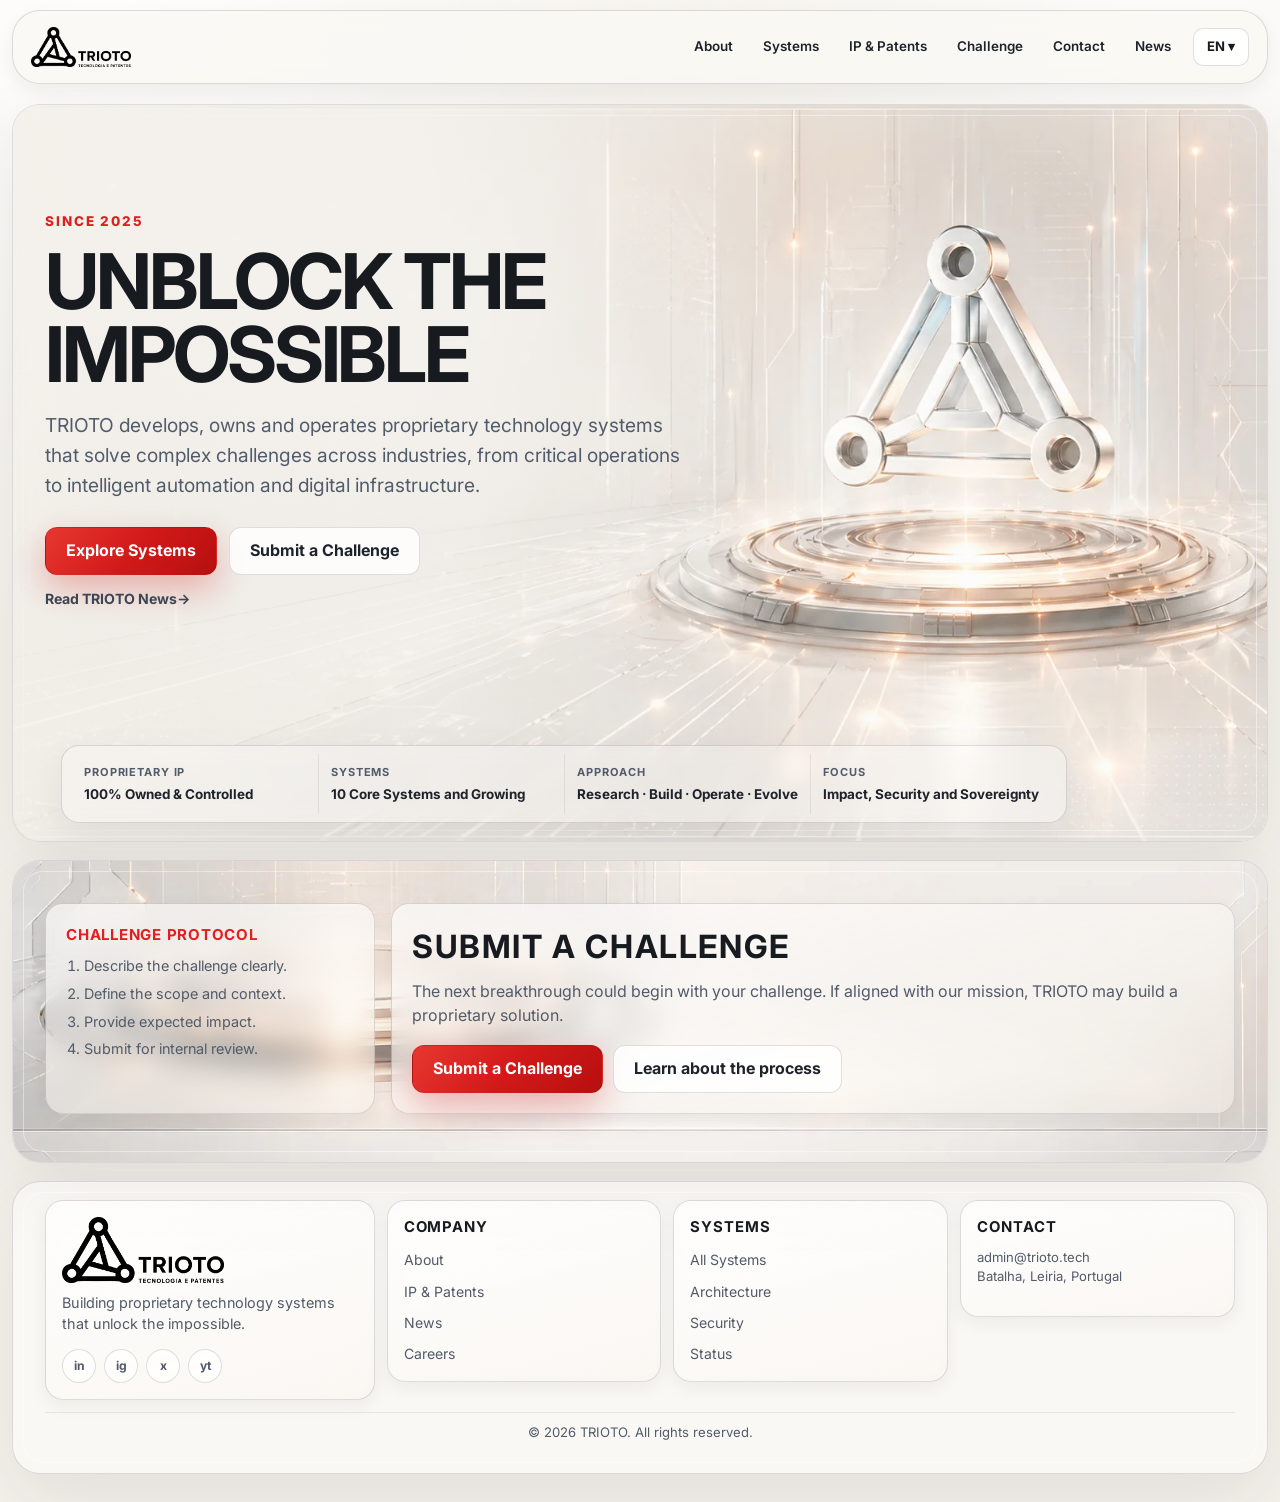
<file: index.html>
<!doctype html>
<html lang="en">
<head>
  <meta charset="utf-8">
  <meta name="viewport" content="width=device-width, initial-scale=1">
  <title>TRIOTO — Technology, IP &amp; Operational Systems</title>
  <meta name="description" content="TRIOTO develops, owns and operates proprietary technology systems with in-house intellectual property across AI, cybersecurity and operational platforms.">
  <meta name="keywords" content="proprietary technology, intellectual property, technology systems, deep tech, AI, cybersecurity, operational platforms, TRIOTO">
  <meta name="robots" content="index, follow">

  <link rel="canonical" href="https://trioto.tech/">
  <link rel="alternate" hreflang="en" href="https://trioto.tech/">
  <link rel="alternate" hreflang="pt" href="https://trioto.tech/index-pt.html">
  <link rel="alternate" hreflang="x-default" href="https://trioto.tech/">

  <link rel="icon" href="/assets/favicon.svg" type="image/svg+xml">
  <link rel="icon" href="/assets/favicon-32.png" sizes="32x32">
  <link rel="icon" href="/assets/favicon-16.png" sizes="16x16">
  <link rel="apple-touch-icon" href="/assets/apple-touch-icon.png">
  <link rel="manifest" href="/site.webmanifest">

  <meta property="og:title" content="TRIOTO — Technology, IP &amp; Operational Systems">
  <meta property="og:description" content="Integrated systems. Unified intelligence. Real-world impact.">
  <meta property="og:type" content="website">
  <meta property="og:url" content="https://trioto.tech/">
  <meta property="og:image" content="https://trioto.tech/assets/backgrounds/01_hero_landing_bg_with_3d_trioto_emblem.png">
  <meta name="twitter:card" content="summary_large_image">
  <meta name="twitter:title" content="TRIOTO — Technology, IP &amp; Operational Systems">
  <meta name="twitter:description" content="Proprietary technology systems, in-house IP and real-world execution.">
  <meta name="twitter:image" content="https://trioto.tech/assets/backgrounds/01_hero_landing_bg_with_3d_trioto_emblem.png">

  <link rel="preconnect" href="https://fonts.googleapis.com">
  <link rel="preconnect" href="https://fonts.gstatic.com" crossorigin>
  <link href="https://fonts.googleapis.com/css2?family=Inter:wght@400;500;600;700;800&display=swap" rel="stylesheet">
  <link rel="stylesheet" href="assets/css/trioto-site.css?v=20260430r12">

  <script type="application/ld+json">
  {
    "@context": "https://schema.org",
    "@type": "Organization",
    "name": "TRIOTO",
    "url": "https://trioto.tech",
    "logo": "https://trioto.tech/assets/logo-trioto-horizontal-official-black.png",
    "email": "admin@trioto.tech",
    "address": {
      "@type": "PostalAddress",
      "addressLocality": "Batalha",
      "addressRegion": "Leiria",
      "addressCountry": "PT"
    }
  }
  </script>
</head>
<body>
  <a class="skip-link" href="#main">Skip to content</a>

  <header class="site-header">
    <div class="header-inner">
      <a class="brand-link" href="index.html" aria-label="TRIOTO home">
        <img class="brand-logo" src="assets/logo-trioto-horizontal-official-black.png" alt="TRIOTO">
        <span class="brand-text">
          <span class="brand-name">Technology & Intent</span>
          <span class="brand-tagline">Proprietary Systems</span>
        </span>
      </a>

      <button class="menu-toggle" type="button" aria-label="Open navigation" aria-expanded="false" aria-controls="primary-nav">☰</button>

      <nav class="primary-nav" id="primary-nav" aria-label="Primary">
        <a class="nav-link" href="about.html">About</a>
        <a class="nav-link" href="systems.html">Systems</a>
        <a class="nav-link" href="ip-patents.html">IP &amp; Patents</a>
        <a class="nav-link" href="challenge.html">Challenge</a>
        <a class="nav-link" href="contact.html">Contact</a>
        <a class="nav-link" href="news.html">News</a>

        <details class="lang-switch">
          <summary>EN ▾</summary>
          <div class="lang-menu">
            <a href="index.html" aria-current="page">English</a>
            <a href="index-pt.html" lang="pt">Português</a>
          </div>
        </details>
      </nav>
    </div>
  </header>

  <main id="main">
    <section class="section-shell home-hero" data-parallax>
      <div class="section-bg" aria-hidden="true"></div>
      <div class="hero-grid">
        <div class="hero-copy reveal" data-reveal>
          <p class="eyebrow">Since 2025</p>
          <h1 class="hero-title"><span class="hero-line">Unblock the</span><span class="hero-line">impossible</span></h1>
          <p class="hero-lead">TRIOTO develops, owns and operates proprietary technology systems that solve complex challenges across industries, from critical operations to intelligent automation and digital infrastructure.</p>
          <div class="hero-actions">
            <a class="btn btn-primary" href="systems.html">Explore Systems</a>
            <a class="btn btn-secondary" href="challenge.html">Submit a Challenge</a>
          </div>
          <a class="hero-news-link" href="news.html">Read TRIOTO News</a>
        </div>
      </div>

      <aside class="hero-metrics hero-metrics-bar reveal" data-reveal aria-label="Key TRIOTO highlights">
        <div class="metric">
          <p class="metric-label">Proprietary IP</p>
          <p class="metric-value">100% Owned &amp; Controlled</p>
        </div>
        <div class="metric">
          <p class="metric-label">Systems</p>
          <p class="metric-value">10 Core Systems and Growing</p>
        </div>
        <div class="metric">
          <p class="metric-label">Approach</p>
          <p class="metric-value">Research · Build · Operate · Evolve</p>
        </div>
        <div class="metric">
          <p class="metric-label">Focus</p>
          <p class="metric-value">Impact, Security and Sovereignty</p>
        </div>
      </aside>
    </section>

    <section class="section-shell cta-section" id="challenge">
      <div class="section-bg" aria-hidden="true"></div>
      <div class="section-container challenge-grid">
        <article class="protocol-card reveal" data-reveal>
          <h3>Challenge Protocol</h3>
          <ol class="protocol-list">
            <li>Describe the challenge clearly.</li>
            <li>Define the scope and context.</li>
            <li>Provide expected impact.</li>
            <li>Submit for internal review.</li>
          </ol>
        </article>

        <article class="challenge-card reveal" data-reveal>
          <h2>Submit a challenge</h2>
          <p>The next breakthrough could begin with your challenge. If aligned with our mission, TRIOTO may build a proprietary solution.</p>
          <div class="challenge-actions">
            <a class="btn btn-primary" href="challenge.html">Submit a Challenge</a>
            <a class="btn btn-secondary" href="challenge.html#challenge-protocol">Learn about the process</a>
          </div>
        </article>
      </div>
    </section>

    <footer class="section-shell site-footer">
      <div class="section-container">
        <div class="footer-grid">
          <article class="footer-card">
            <div class="footer-brand-row">
              <img class="footer-logo" src="assets/logo-trioto-horizontal-official-black.png" alt="TRIOTO">
            </div>
            <p>Building proprietary technology systems that unlock the impossible.</p>
            <div class="social-list">
              <span class="social-icon" aria-hidden="true">in</span>
              <span class="social-icon" aria-hidden="true">ig</span>
              <span class="social-icon" aria-hidden="true">x</span>
              <span class="social-icon" aria-hidden="true">yt</span>
            </div>
          </article>

          <section class="footer-column">
            <h3>Company</h3>
            <ul class="footer-links">
              <li><a class="footer-link" href="about.html">About</a></li>
              <li><a class="footer-link" href="ip-patents.html">IP &amp; Patents</a></li>
              <li><a class="footer-link" href="news.html">News</a></li>
              <li><a class="footer-link" href="news.html">Careers</a></li>
            </ul>
          </section>

          <section class="footer-column">
            <h3>Systems</h3>
            <ul class="footer-links">
              <li><a class="footer-link" href="systems.html">All Systems</a></li>
              <li><a class="footer-link" href="systems.html">Architecture</a></li>
              <li><a class="footer-link" href="systems.html">Security</a></li>
              <li><a class="footer-link" href="systems.html">Status</a></li>
            </ul>
          </section>

          <section class="footer-column">
            <h3>Contact</h3>
            <p class="footer-meta">admin@trioto.tech<br>Batalha, Leiria, Portugal</p>
          </section>
        </div>

        <p class="footer-bottom">© <span class="js-year"></span> TRIOTO. All rights reserved.</p>
      </div>
    </footer>
  </main>

  <script src="assets/js/trioto-site.js?v=20260428r5" defer></script>
</body>
</html>
</file>
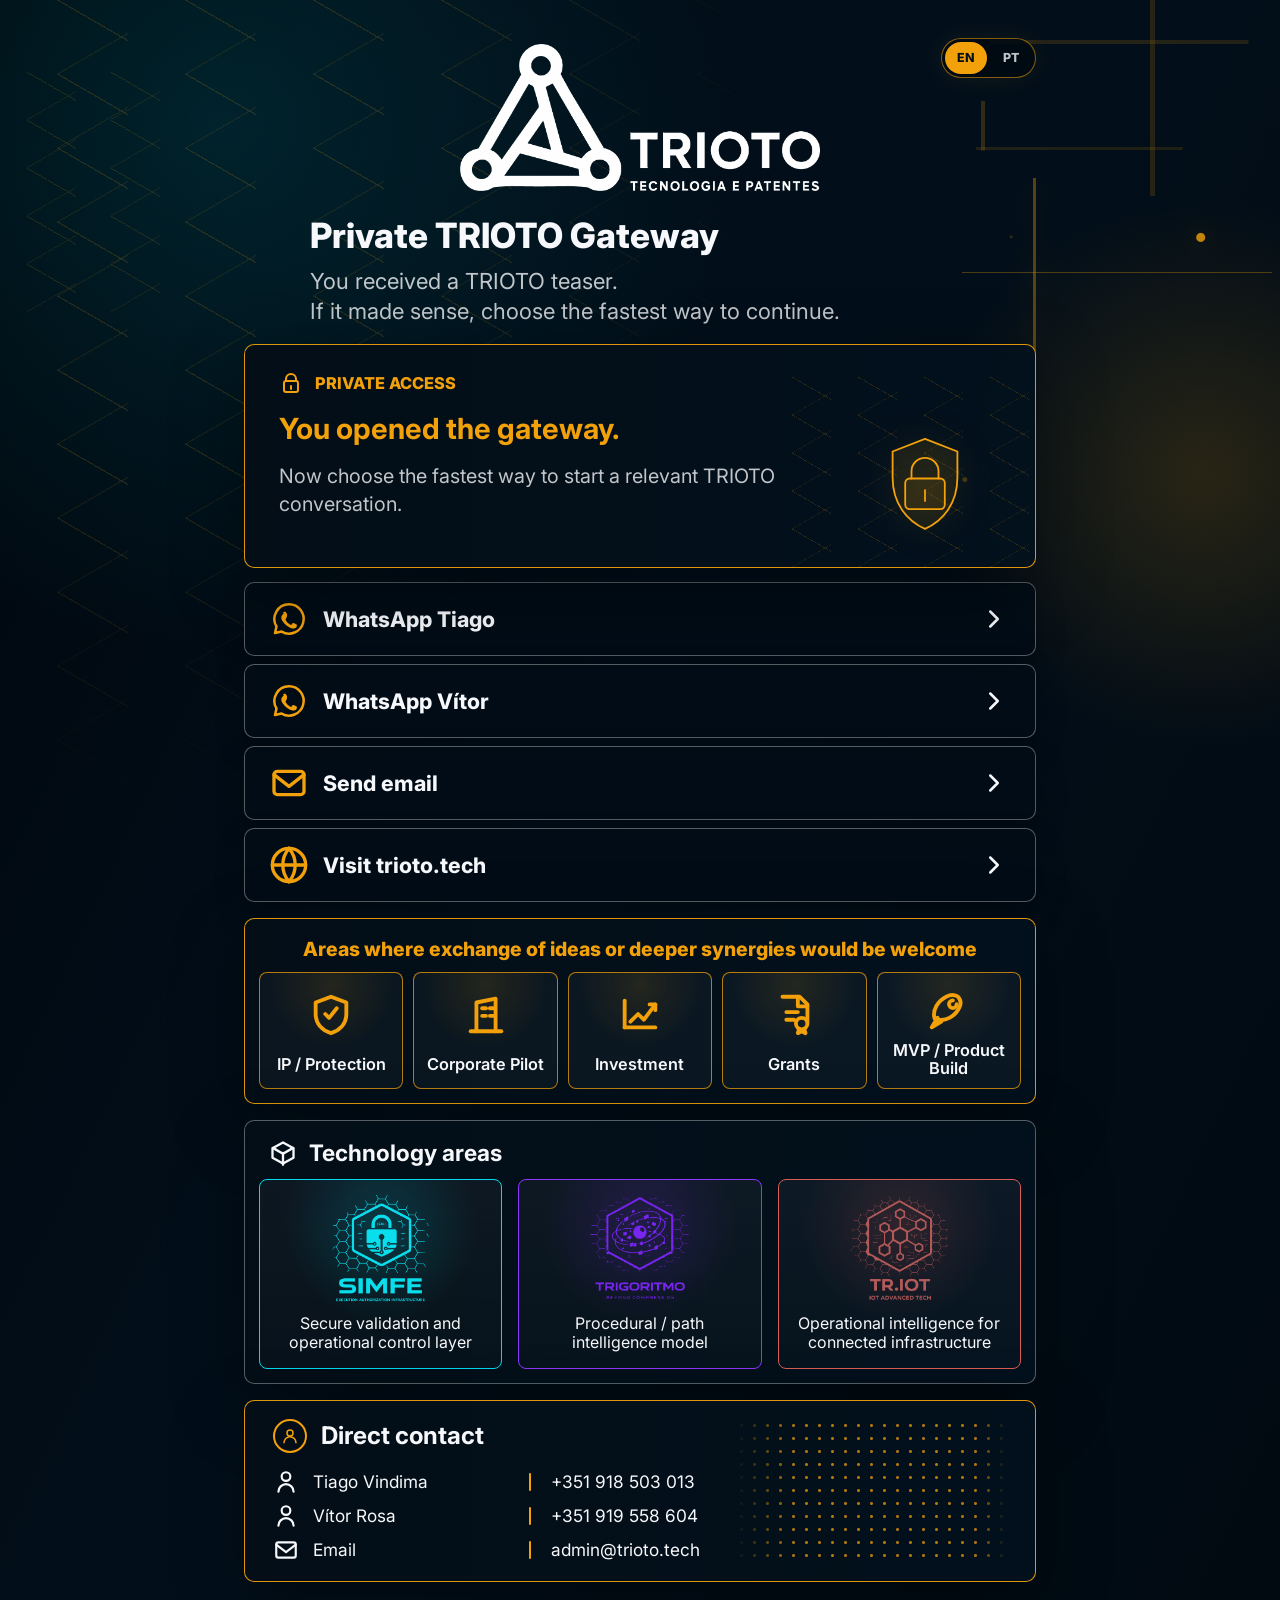
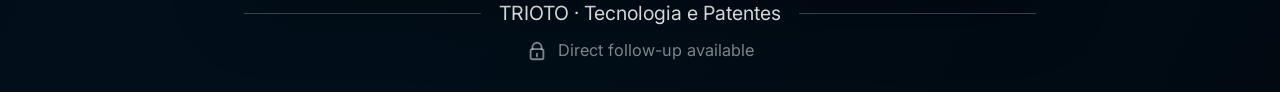
<file: gateway/index.html>
<!doctype html>
<html lang="en">
<head>
  <meta charset="utf-8">
  <meta name="viewport" content="width=device-width, initial-scale=1">
  <title>Private TRIOTO Gateway</title>
  <meta name="description" content="Private TRIOTO gateway for direct follow-up.">
  <meta name="robots" content="noindex, nofollow">

  <link rel="icon" href="/assets/favicon.svg" type="image/svg+xml">
  <link rel="icon" href="/assets/favicon-32.png" sizes="32x32">
  <link rel="icon" href="/assets/favicon-16.png" sizes="16x16">
  <link rel="apple-touch-icon" href="/assets/apple-touch-icon.png">

  <meta property="og:title" content="Private TRIOTO Gateway">
  <meta property="og:description" content="Private access for TRIOTO follow-up.">
  <meta property="og:type" content="website">
  <meta property="og:url" content="https://trioto.tech/gateway/">
  <meta property="og:image" content="https://trioto.tech/assets/logo-trioto-horizontal-official-black.png">
  <meta name="twitter:card" content="summary">
  <meta name="twitter:title" content="Private TRIOTO Gateway">
  <meta name="twitter:description" content="Private access for TRIOTO follow-up.">

  <link rel="preconnect" href="https://fonts.googleapis.com">
  <link rel="preconnect" href="https://fonts.gstatic.com" crossorigin>
  <link href="https://fonts.googleapis.com/css2?family=Inter:wght@400;500;600;700;800&display=swap" rel="stylesheet">
  <link rel="stylesheet" href="/assets/css/trioto-gateway.css?v=20260603r1">
</head>
<body>
  <main class="gateway-page" id="main">
    <div class="ambient ambient-left" aria-hidden="true"></div>
    <div class="ambient ambient-right" aria-hidden="true"></div>

    <section class="gateway-shell" aria-labelledby="gateway-title">
      <header class="gateway-hero">
        <div class="language-switch" aria-label="Language">
          <button class="language-option is-active" type="button" data-lang-option="en" aria-pressed="true">EN</button>
          <button class="language-option" type="button" data-lang-option="pt" aria-pressed="false">PT</button>
        </div>

        <a class="gateway-logo-link" href="https://trioto.tech/" aria-label="TRIOTO home">
          <img class="gateway-logo" src="/assets/logo-trioto-horizontal-official-black.png" alt="TRIOTO Tecnologia e Patentes">
        </a>

        <div class="hero-copy">
          <h1 id="gateway-title" data-i18n="title">Private TRIOTO Gateway</h1>
          <p data-i18n="leadLineOne">You received a TRIOTO teaser.</p>
          <p data-i18n="leadLineTwo">If it made sense, choose the fastest way to continue.</p>
        </div>
      </header>

      <section class="warning-panel" aria-labelledby="warning-title">
        <div class="warning-copy">
          <p class="section-kicker">
            <span class="icon icon-lock" aria-hidden="true">
              <svg viewBox="0 0 24 24" focusable="false">
                <path d="M7 10V8a5 5 0 0 1 10 0v2"></path>
                <rect x="5" y="10" width="14" height="11" rx="2"></rect>
                <path d="M12 15v3"></path>
              </svg>
            </span>
            <span data-i18n="privateAccess">Private access</span>
          </p>
          <h2 id="warning-title" data-i18n="warningTitle">You opened the gateway.</h2>
          <p data-i18n="warningBody">Now choose the fastest way to start a relevant TRIOTO conversation.</p>
        </div>
        <div class="shield-mark" aria-hidden="true">
          <svg viewBox="0 0 120 120" focusable="false">
            <path d="M60 11 96 25v29c0 29-16 48-36 57-20-9-36-28-36-57V25l36-14Z"></path>
            <path d="M45 55v-8a15 15 0 0 1 30 0v8"></path>
            <rect x="38" y="55" width="44" height="34" rx="5"></rect>
            <path d="M60 68v12"></path>
          </svg>
        </div>
      </section>

      <nav class="action-list" aria-label="Private TRIOTO actions">
        <a class="action-row" href="https://wa.me/351918503013" target="_blank" rel="noopener" data-whatsapp="tiago">
          <span class="action-icon whatsapp-icon" aria-hidden="true">
            <svg viewBox="0 0 32 32" focusable="false">
              <path d="M16 4.25a11.7 11.7 0 0 0-10 17.76L4.8 27.2l5.32-1.16A11.7 11.7 0 1 0 16 4.25Z"></path>
              <path d="M11.4 10.8c.25-.58.54-.6.8-.6h.58c.2 0 .5.08.76.38.25.3.96 1.03.96 2.5s-.99 2.9-1.13 3.1c-.14.2-.2.38-.04.68.17.3.75 1.36 1.6 2.2 1.1 1.09 2.03 1.43 2.33 1.6.3.16.48.14.66-.08.18-.2.77-.87.98-1.17.2-.3.41-.25.7-.15.28.1 1.8.85 2.1 1 .31.15.52.23.6.36.07.13.07.76-.18 1.48-.24.72-1.45 1.38-2.03 1.43-.53.05-1.2.08-1.94-.12-.45-.12-1.02-.33-1.76-.65-3.1-1.34-5.13-4.46-5.28-4.67-.15-.2-1.26-1.67-1.26-3.18s.8-2.25 1.08-2.55c.28-.3.62-.38.82-.38Z"></path>
            </svg>
          </span>
          <span class="action-label" data-i18n="whatsappTiago">WhatsApp Tiago</span>
          <span class="action-arrow" aria-hidden="true">
            <svg viewBox="0 0 24 24" focusable="false"><path d="m9 18 6-6-6-6"></path></svg>
          </span>
        </a>

        <a class="action-row" href="https://wa.me/351919558604" target="_blank" rel="noopener" data-whatsapp="vitor">
          <span class="action-icon whatsapp-icon" aria-hidden="true">
            <svg viewBox="0 0 32 32" focusable="false">
              <path d="M16 4.25a11.7 11.7 0 0 0-10 17.76L4.8 27.2l5.32-1.16A11.7 11.7 0 1 0 16 4.25Z"></path>
              <path d="M11.4 10.8c.25-.58.54-.6.8-.6h.58c.2 0 .5.08.76.38.25.3.96 1.03.96 2.5s-.99 2.9-1.13 3.1c-.14.2-.2.38-.04.68.17.3.75 1.36 1.6 2.2 1.1 1.09 2.03 1.43 2.33 1.6.3.16.48.14.66-.08.18-.2.77-.87.98-1.17.2-.3.41-.25.7-.15.28.1 1.8.85 2.1 1 .31.15.52.23.6.36.07.13.07.76-.18 1.48-.24.72-1.45 1.38-2.03 1.43-.53.05-1.2.08-1.94-.12-.45-.12-1.02-.33-1.76-.65-3.1-1.34-5.13-4.46-5.28-4.67-.15-.2-1.26-1.67-1.26-3.18s.8-2.25 1.08-2.55c.28-.3.62-.38.82-.38Z"></path>
            </svg>
          </span>
          <span class="action-label" data-i18n="whatsappVitor">WhatsApp Vítor</span>
          <span class="action-arrow" aria-hidden="true">
            <svg viewBox="0 0 24 24" focusable="false"><path d="m9 18 6-6-6-6"></path></svg>
          </span>
        </a>

        <a class="action-row" href="mailto:admin@trioto.tech" data-email-link>
          <span class="action-icon" aria-hidden="true">
            <svg viewBox="0 0 24 24" focusable="false">
              <rect x="3" y="5" width="18" height="14" rx="2"></rect>
              <path d="m3 7 9 7 9-7"></path>
            </svg>
          </span>
          <span class="action-label" data-i18n="sendEmail">Send email</span>
          <span class="action-arrow" aria-hidden="true">
            <svg viewBox="0 0 24 24" focusable="false"><path d="m9 18 6-6-6-6"></path></svg>
          </span>
        </a>

        <a class="action-row" href="https://trioto.tech/" target="_blank" rel="noopener">
          <span class="action-icon" aria-hidden="true">
            <svg viewBox="0 0 24 24" focusable="false">
              <circle cx="12" cy="12" r="10"></circle>
              <path d="M2 12h20"></path>
              <path d="M12 2a15.3 15.3 0 0 1 0 20"></path>
              <path d="M12 2a15.3 15.3 0 0 0 0 20"></path>
            </svg>
          </span>
          <span class="action-label" data-i18n="visitSite">Visit trioto.tech</span>
          <span class="action-arrow" aria-hidden="true">
            <svg viewBox="0 0 24 24" focusable="false"><path d="m9 18 6-6-6-6"></path></svg>
          </span>
        </a>
      </nav>

      <section class="interest-panel" aria-labelledby="interest-title">
        <h2 id="interest-title" data-i18n="interestTitle">Areas where exchange of ideas or deeper synergies would be welcome</h2>
        <div class="interest-grid">
          <a class="interest-card" href="https://wa.me/351918503013" target="_blank" rel="noopener" data-interest-whatsapp="ip" aria-label="WhatsApp Tiago about IP / Protection">
            <svg viewBox="0 0 24 24" aria-hidden="true" focusable="false">
              <path d="M12 3 20 6v6c0 5-3.2 8.5-8 10-4.8-1.5-8-5-8-10V6l8-3Z"></path>
              <path d="m9 12 2 2 4-5"></path>
            </svg>
            <h3 data-i18n="interestIp">IP / Protection</h3>
          </a>
          <a class="interest-card" href="https://wa.me/351918503013" target="_blank" rel="noopener" data-interest-whatsapp="corporate" aria-label="WhatsApp Tiago about Corporate Pilot">
            <svg viewBox="0 0 24 24" aria-hidden="true" focusable="false">
              <path d="M4 21h16"></path>
              <path d="M7 21V6l10-2v17"></path>
              <path d="M10 9h2"></path>
              <path d="M10 13h2"></path>
              <path d="M14 9h2"></path>
              <path d="M14 13h2"></path>
            </svg>
            <h3 data-i18n="interestCorporate">Corporate Pilot</h3>
          </a>
          <a class="interest-card" href="https://wa.me/351918503013" target="_blank" rel="noopener" data-interest-whatsapp="investment" aria-label="WhatsApp Tiago about Investment">
            <svg viewBox="0 0 24 24" aria-hidden="true" focusable="false">
              <path d="M4 19V5"></path>
              <path d="M4 19h16"></path>
              <path d="M7 16l4-4 3 3 6-8"></path>
              <path d="M17 7h3v3"></path>
            </svg>
            <h3 data-i18n="interestInvestment">Investment</h3>
          </a>
          <a class="interest-card" href="https://wa.me/351918503013" target="_blank" rel="noopener" data-interest-whatsapp="grants" aria-label="WhatsApp Tiago about Grants">
            <svg viewBox="0 0 24 24" aria-hidden="true" focusable="false">
              <path d="M6 3h9l4 4v9"></path>
              <path d="M14 3v5h5"></path>
              <path d="M8 11h6"></path>
              <path d="M8 15h4"></path>
              <circle cx="16" cy="17" r="3"></circle>
              <path d="m14.7 19.7-.7 2.3 2-1 2 1-.7-2.3"></path>
            </svg>
            <h3 data-i18n="interestGrants">Grants</h3>
          </a>
          <a class="interest-card" href="https://wa.me/351918503013" target="_blank" rel="noopener" data-interest-whatsapp="mvp" aria-label="WhatsApp Tiago about MVP / Product Build">
            <svg viewBox="0 0 24 24" aria-hidden="true" focusable="false">
              <path d="M4.5 16.5c-1.3-4.3 1.6-9.4 6.3-11.6 1.9-.9 4-.9 5.7 0 1.6 1.6 1.9 3.7 1 5.6-2.2 4.8-7.4 7.7-11.7 6.4Z"></path>
              <path d="M14 7a2 2 0 1 0 2 2"></path>
              <path d="M6 16 3 21l5-3"></path>
            </svg>
            <h3 data-i18n="interestMvp">MVP / Product Build</h3>
          </a>
        </div>
      </section>

      <section class="technology-panel" aria-labelledby="technology-title">
        <h2 id="technology-title">
          <span class="icon" aria-hidden="true">
            <svg viewBox="0 0 24 24" focusable="false">
              <path d="m21 16-9 5-9-5V8l9-5 9 5v8Z"></path>
              <path d="m3.3 7.6 8.7 5 8.7-5"></path>
              <path d="M12 22V12"></path>
            </svg>
          </span>
          <span data-i18n="technologyTitle">Technology areas</span>
        </h2>
        <div class="technology-grid">
          <article class="technology-card simfe-card">
            <img src="/assets/logo-simfe-official.png" alt="SIMFE">
            <p data-i18n="simfeBody">Secure validation and operational control layer</p>
          </article>
          <article class="technology-card trigoritmo-card">
            <img src="/assets/logo-trigoritmo-official.png" alt="TRIGORITMO">
            <p data-i18n="trigoritmoBody">Procedural / path intelligence model</p>
          </article>
          <article class="technology-card triot-card">
            <img src="/assets/logo-triot-official.png" alt="TR.IOT">
            <p data-i18n="triotBody">Operational intelligence for connected infrastructure</p>
          </article>
        </div>
      </section>

      <section class="contact-panel" aria-labelledby="contact-title">
        <div class="contact-content">
          <h2 id="contact-title">
            <span class="contact-title-icon" aria-hidden="true">
              <svg viewBox="0 0 24 24" focusable="false">
                <circle cx="12" cy="8" r="4"></circle>
                <path d="M4 21a8 8 0 0 1 16 0"></path>
              </svg>
            </span>
            <span data-i18n="directContact">Direct contact</span>
          </h2>
          <dl class="contact-list">
            <div>
              <dt>
                <svg viewBox="0 0 24 24" aria-hidden="true" focusable="false">
                  <circle cx="12" cy="7" r="4"></circle>
                  <path d="M5 21a7 7 0 0 1 14 0"></path>
                </svg>
                Tiago Vindima
              </dt>
              <dd><a href="tel:+351918503013">+351 918 503 013</a></dd>
            </div>
            <div>
              <dt>
                <svg viewBox="0 0 24 24" aria-hidden="true" focusable="false">
                  <circle cx="12" cy="7" r="4"></circle>
                  <path d="M5 21a7 7 0 0 1 14 0"></path>
                </svg>
                Vítor Rosa
              </dt>
              <dd><a href="tel:+351919558604">+351 919 558 604</a></dd>
            </div>
            <div>
              <dt>
                <svg viewBox="0 0 24 24" aria-hidden="true" focusable="false">
                  <rect x="3" y="5" width="18" height="14" rx="2"></rect>
                  <path d="m3 7 9 7 9-7"></path>
                </svg>
                Email
              </dt>
              <dd><a href="mailto:admin@trioto.tech">admin@trioto.tech</a></dd>
            </div>
          </dl>
        </div>
        <div class="contact-pattern" aria-hidden="true"></div>
      </section>

      <footer class="gateway-footer">
        <div class="footer-line" aria-hidden="true"></div>
        <p>TRIOTO <span>&middot;</span> <span data-i18n="footerCompany">Tecnologia e Patentes</span></p>
        <div class="footer-line" aria-hidden="true"></div>
        <small>
          <svg viewBox="0 0 24 24" aria-hidden="true" focusable="false">
            <path d="M7 10V8a5 5 0 0 1 10 0v2"></path>
            <rect x="5" y="10" width="14" height="11" rx="2"></rect>
            <path d="M12 15v3"></path>
          </svg>
          <span data-i18n="footerFollowUp">Direct follow-up available</span>
        </small>
      </footer>
    </section>
  </main>

  <script src="/assets/js/trioto-gateway.js?v=20260603r2" defer></script>
</body>
</html>
</file>
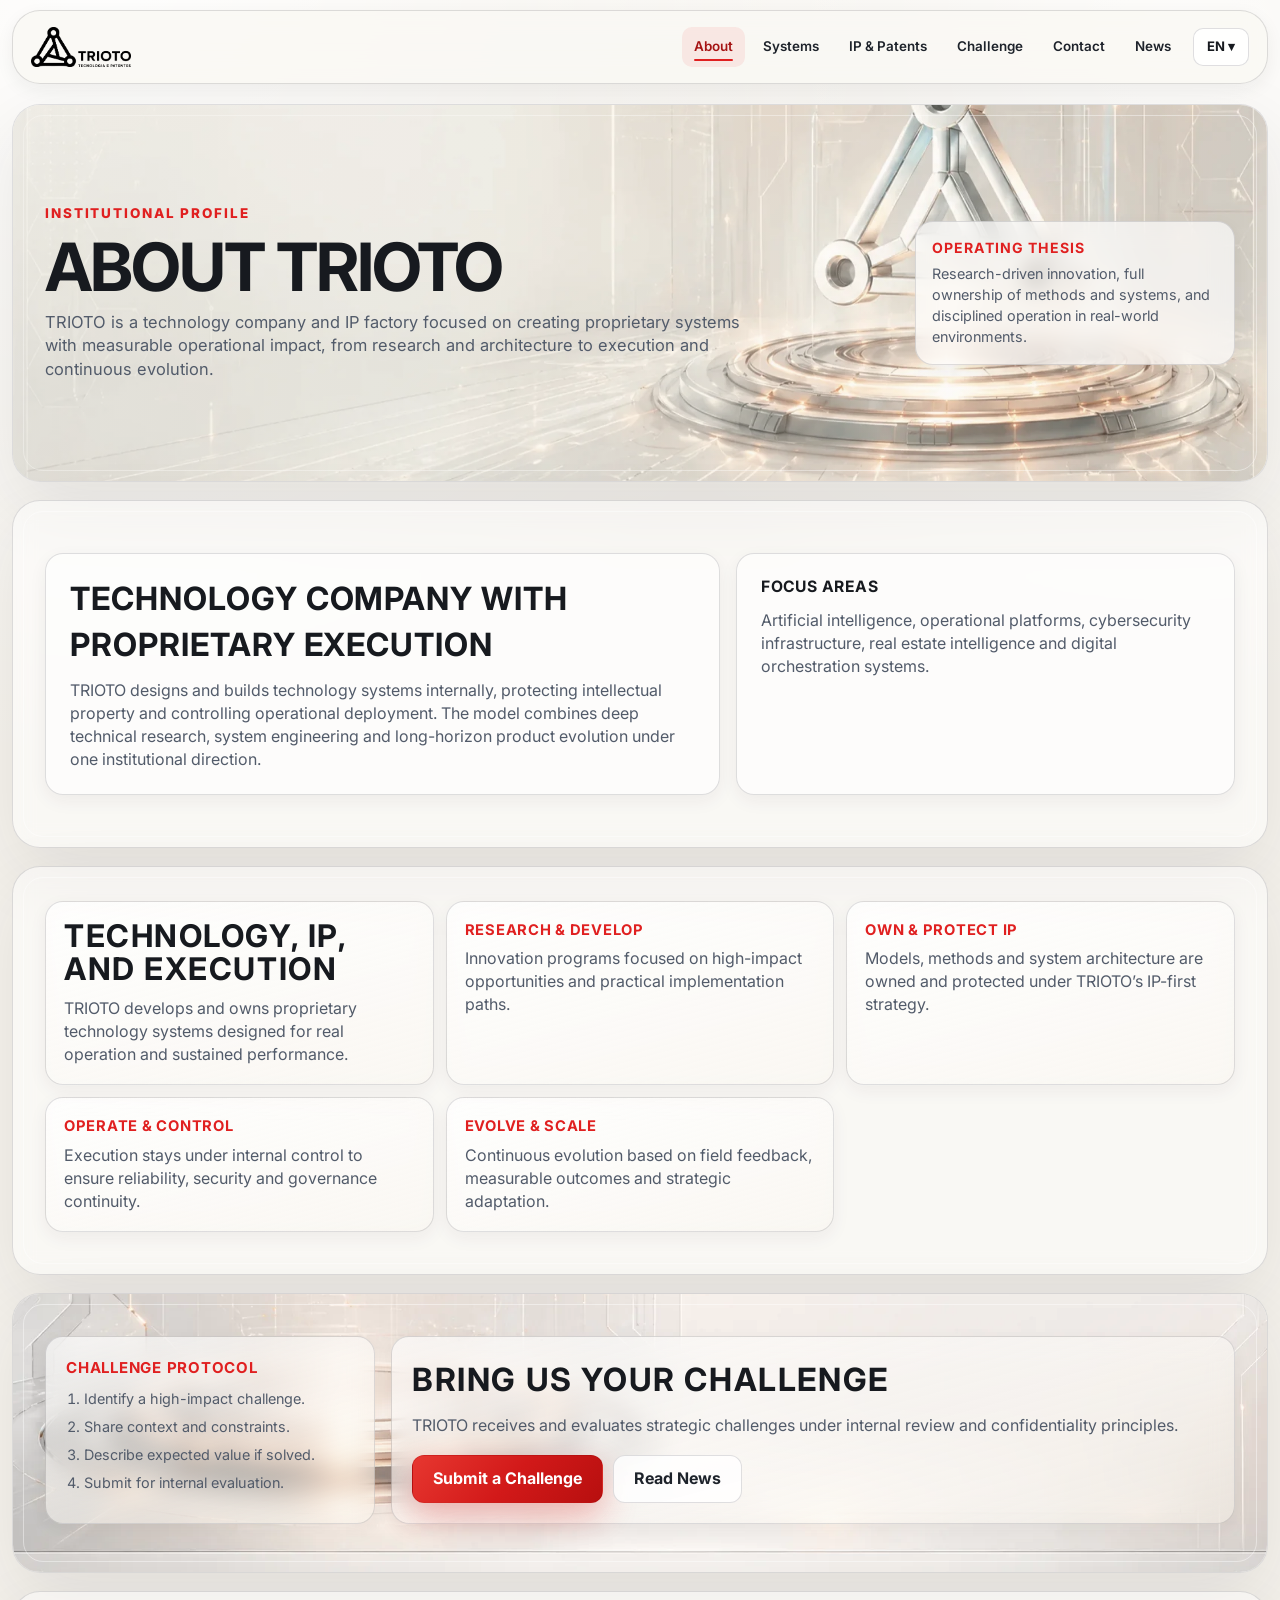
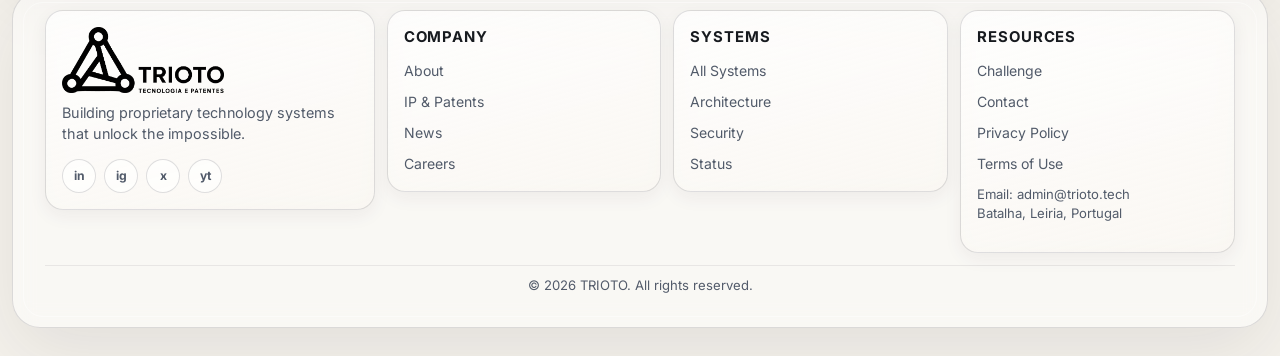
<file: about.html>
<!doctype html>
<html lang="en">
<head>
  <meta charset="utf-8">
  <meta name="viewport" content="width=device-width, initial-scale=1">
  <title>About | TRIOTO Technology & Patents</title>
  <meta name="description" content="TRIOTO is a technology company and IP factory that researches, develops, owns and operates proprietary systems with long-term execution discipline.">
  <meta name="keywords" content="proprietary technology, intellectual property, technology systems, deep tech, AI, cybersecurity, operational platforms, TRIOTO">
  <meta name="robots" content="index, follow">

  <link rel="canonical" href="https://trioto.tech/about.html">
  <link rel="alternate" hreflang="en" href="https://trioto.tech/about.html">
  <link rel="alternate" hreflang="pt" href="https://trioto.tech/sobre.html">
  <link rel="alternate" hreflang="x-default" href="https://trioto.tech/about.html">

  <link rel="icon" href="/assets/favicon.svg" type="image/svg+xml">
  <link rel="icon" href="/assets/favicon-32.png" sizes="32x32">
  <link rel="icon" href="/assets/favicon-16.png" sizes="16x16">
  <link rel="apple-touch-icon" href="/assets/apple-touch-icon.png">
  <link rel="manifest" href="/site.webmanifest">

  <meta property="og:title" content="About | TRIOTO Technology & Patents">
  <meta property="og:description" content="Technology company, IP factory and proprietary systems execution model.">
  <meta property="og:type" content="website">
  <meta property="og:url" content="https://trioto.tech/about.html">
  <meta property="og:image" content="https://trioto.tech/assets/backgrounds/04_challenge_footer_bg.png">
  <meta name="twitter:card" content="summary_large_image">
  <meta name="twitter:title" content="About | TRIOTO Technology & Patents">
  <meta name="twitter:description" content="Research, build, operate and evolve proprietary technology systems.">
  <meta name="twitter:image" content="https://trioto.tech/assets/backgrounds/04_challenge_footer_bg.png">

  <link rel="preconnect" href="https://fonts.googleapis.com">
  <link rel="preconnect" href="https://fonts.gstatic.com" crossorigin>
  <link href="https://fonts.googleapis.com/css2?family=Inter:wght@400;500;600;700;800&display=swap" rel="stylesheet">
  <link rel="stylesheet" href="assets/css/trioto-site.css?v=20260430r12">
</head>
<body>
  <a class="skip-link" href="#main">Skip to content</a>

  <header class="site-header">
    <div class="header-inner">
      <a class="brand-link" href="index.html" aria-label="TRIOTO home">
        <img class="brand-logo" src="assets/logo-trioto-horizontal-official-black.png" alt="TRIOTO">
        <span class="brand-text">
          <span class="brand-name">Technology & Intent</span>
          <span class="brand-tagline">Proprietary Systems</span>
        </span>
      </a>

      <button class="menu-toggle" type="button" aria-label="Open navigation" aria-expanded="false" aria-controls="primary-nav">☰</button>

      <nav class="primary-nav" id="primary-nav" aria-label="Primary">
        <a class="nav-link" href="about.html" aria-current="page">About</a>
        <a class="nav-link" href="systems.html">Systems</a>
        <a class="nav-link" href="ip-patents.html">IP &amp; Patents</a>
        <a class="nav-link" href="challenge.html">Challenge</a>
        <a class="nav-link" href="contact.html">Contact</a>
        <a class="nav-link" href="news.html">News</a>

        <details class="lang-switch">
          <summary>EN ▾</summary>
          <div class="lang-menu">
            <a href="about.html" aria-current="page">English</a>
            <a href="sobre.html" lang="pt">Português</a>
          </div>
        </details>
      </nav>
    </div>
  </header>

  <main id="main">
    <section class="section-shell page-hero about-hero">
      <div class="section-bg" aria-hidden="true"></div>
      <div class="page-hero-grid">
        <div class="reveal" data-reveal>
          <p class="eyebrow">Institutional Profile</p>
          <h1 class="page-title">About TRIOTO</h1>
          <p class="page-lead">TRIOTO is a technology company and IP factory focused on creating proprietary systems with measurable operational impact, from research and architecture to execution and continuous evolution.</p>
        </div>
        <aside class="page-badge reveal" data-reveal>
          <h2>Operating Thesis</h2>
          <p>Research-driven innovation, full ownership of methods and systems, and disciplined operation in real-world environments.</p>
        </aside>
      </div>
    </section>

    <section class="section-shell about-strip">
      <div class="section-container about-grid">
        <article class="about-card reveal" data-reveal>
          <h2>Technology company with proprietary execution</h2>
          <p>TRIOTO designs and builds technology systems internally, protecting intellectual property and controlling operational deployment. The model combines deep technical research, system engineering and long-horizon product evolution under one institutional direction.</p>
        </article>
        <article class="about-side reveal" data-reveal>
          <h3>Focus Areas</h3>
          <p>Artificial intelligence, operational platforms, cybersecurity infrastructure, real estate intelligence and digital orchestration systems.</p>
        </article>
      </div>
    </section>

    <section class="section-shell ip-section">
      <div class="section-container ip-grid">
        <article class="ip-lead reveal" data-reveal>
          <h2>Technology, IP, and execution</h2>
          <p>TRIOTO develops and owns proprietary technology systems designed for real operation and sustained performance.</p>
        </article>
        <article class="ip-item reveal" data-reveal>
          <h3>Research &amp; Develop</h3>
          <p>Innovation programs focused on high-impact opportunities and practical implementation paths.</p>
        </article>
        <article class="ip-item reveal" data-reveal>
          <h3>Own &amp; Protect IP</h3>
          <p>Models, methods and system architecture are owned and protected under TRIOTO’s IP-first strategy.</p>
        </article>
        <article class="ip-item reveal" data-reveal>
          <h3>Operate &amp; Control</h3>
          <p>Execution stays under internal control to ensure reliability, security and governance continuity.</p>
        </article>
        <article class="ip-item reveal" data-reveal>
          <h3>Evolve &amp; Scale</h3>
          <p>Continuous evolution based on field feedback, measurable outcomes and strategic adaptation.</p>
        </article>
      </div>
    </section>

    <section class="section-shell cta-section">
      <div class="section-bg" aria-hidden="true"></div>
      <div class="section-container challenge-grid">
        <article class="protocol-card reveal" data-reveal>
          <h3>Challenge Protocol</h3>
          <ol class="protocol-list">
            <li>Identify a high-impact challenge.</li>
            <li>Share context and constraints.</li>
            <li>Describe expected value if solved.</li>
            <li>Submit for internal evaluation.</li>
          </ol>
        </article>

        <article class="challenge-card reveal" data-reveal>
          <h2>Bring us your challenge</h2>
          <p>TRIOTO receives and evaluates strategic challenges under internal review and confidentiality principles.</p>
          <div class="challenge-actions">
            <a class="btn btn-primary" href="challenge.html">Submit a Challenge</a>
            <a class="btn btn-secondary" href="news.html">Read News</a>
          </div>
        </article>
      </div>
    </section>

    <footer class="section-shell site-footer">
      <div class="section-container">
        <div class="footer-grid">
          <article class="footer-card">
            <div class="footer-brand-row">
              <img class="footer-logo" src="assets/logo-trioto-horizontal-official-black.png" alt="TRIOTO">
            </div>
            <p>Building proprietary technology systems that unlock the impossible.</p>
            <div class="social-list">
              <span class="social-icon" aria-hidden="true">in</span>
              <span class="social-icon" aria-hidden="true">ig</span>
              <span class="social-icon" aria-hidden="true">x</span>
              <span class="social-icon" aria-hidden="true">yt</span>
            </div>
          </article>

          <section class="footer-column">
            <h3>Company</h3>
            <ul class="footer-links">
              <li><a class="footer-link" href="about.html">About</a></li>
              <li><a class="footer-link" href="ip-patents.html">IP &amp; Patents</a></li>
              <li><a class="footer-link" href="news.html">News</a></li>
              <li><a class="footer-link" href="news.html">Careers</a></li>
            </ul>
          </section>

          <section class="footer-column">
            <h3>Systems</h3>
            <ul class="footer-links">
              <li><a class="footer-link" href="systems.html">All Systems</a></li>
              <li><a class="footer-link" href="ip-patents.html#architecture">Architecture</a></li>
              <li><a class="footer-link" href="ip-patents.html#security">Security</a></li>
              <li><a class="footer-link" href="systems.html#systems-grid">Status</a></li>
            </ul>
          </section>

          <section class="footer-column">
            <h3>Resources</h3>
            <ul class="footer-links">
              <li><a class="footer-link" href="challenge.html">Challenge</a></li>
              <li><a class="footer-link" href="contact.html">Contact</a></li>
              <li><a class="footer-link" href="ip-patents.html#privacy-policy">Privacy Policy</a></li>
              <li><a class="footer-link" href="ip-patents.html#terms-of-use">Terms of Use</a></li>
            </ul>
            <p class="footer-meta">Email: admin@trioto.tech<br>Batalha, Leiria, Portugal</p>
          </section>
        </div>

        <p class="footer-bottom">© <span class="js-year"></span> TRIOTO. All rights reserved.</p>
      </div>
    </footer>
  </main>

  <script src="assets/js/trioto-site.js?v=20260428r5" defer></script>
</body>
</html>
</file>
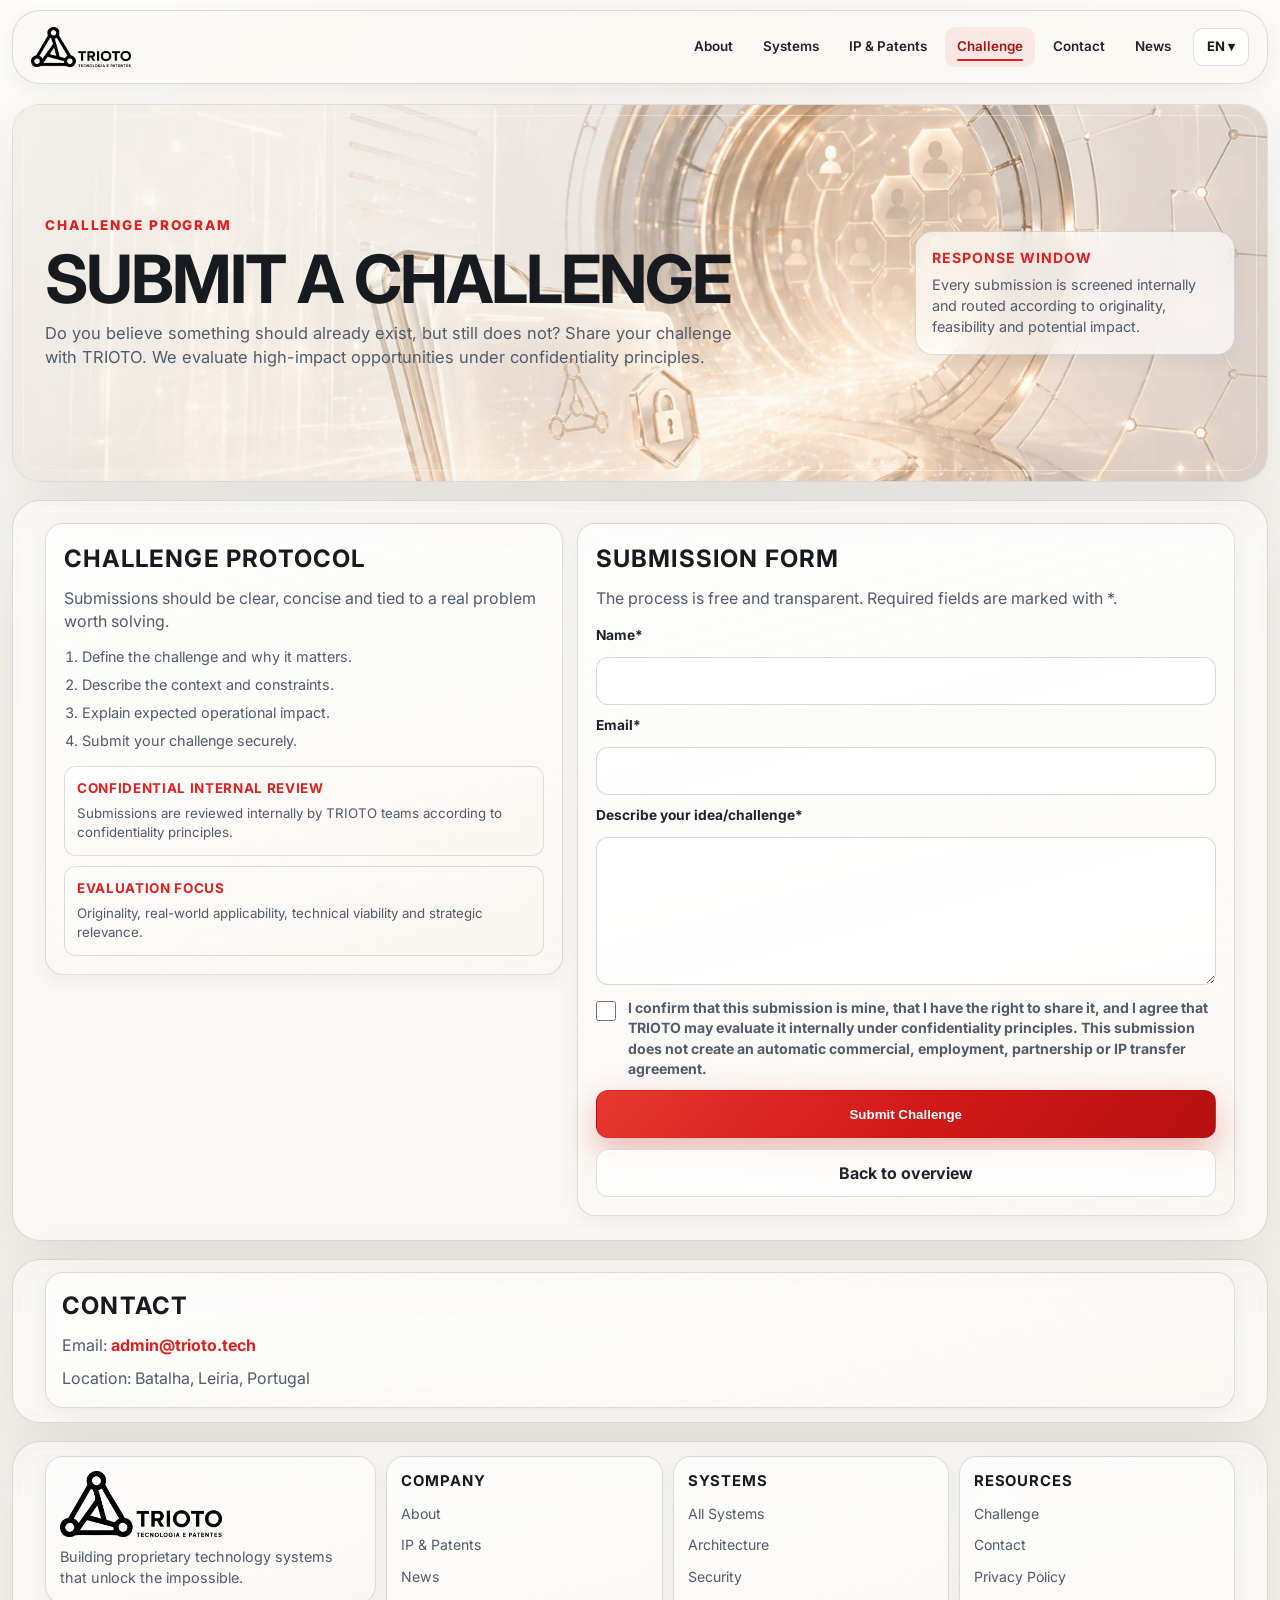
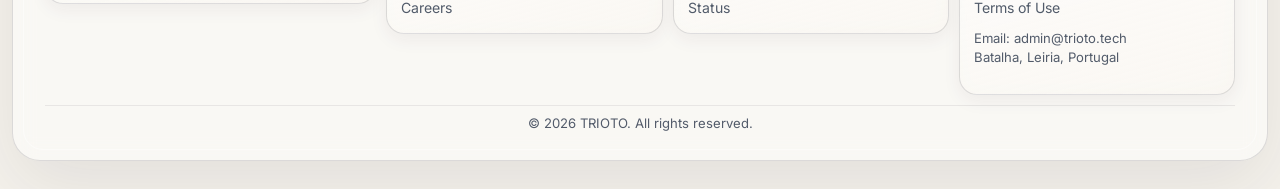
<file: challenge.html>
<!doctype html>
<html lang="en">
<head>
  <meta charset="utf-8">
  <meta name="viewport" content="width=device-width, initial-scale=1">
  <title>Submit a Challenge — TRIOTO</title>
  <meta name="description" content="Submit an invention challenge to TRIOTO. We evaluate high-impact ideas under confidentiality principles.">
  <meta name="keywords" content="TRIOTO challenge, invention challenge, proprietary technology, intellectual property, deep tech, AI, cybersecurity">
  <meta name="robots" content="index, follow">

  <link rel="canonical" href="https://trioto.tech/challenge.html">
  <link rel="alternate" hreflang="en" href="https://trioto.tech/challenge.html">
  <link rel="alternate" hreflang="pt" href="https://trioto.tech/desafio.html">
  <link rel="alternate" hreflang="x-default" href="https://trioto.tech/challenge.html">

  <link rel="icon" href="/assets/favicon.svg" type="image/svg+xml">
  <link rel="icon" href="/assets/favicon-32.png" sizes="32x32">
  <link rel="icon" href="/assets/favicon-16.png" sizes="16x16">
  <link rel="apple-touch-icon" href="/assets/apple-touch-icon.png">
  <link rel="manifest" href="/site.webmanifest">

  <meta property="og:title" content="Submit a Challenge — TRIOTO">
  <meta property="og:description" content="Share your challenge. TRIOTO evaluates submissions for real-world impact and operational viability.">
  <meta property="og:type" content="website">
  <meta property="og:url" content="https://trioto.tech/challenge.html">
  <meta property="og:image" content="https://trioto.tech/assets/backgrounds/04_challenge_footer_bg.png">
  <meta name="twitter:card" content="summary_large_image">
  <meta name="twitter:title" content="Submit a Challenge — TRIOTO">
  <meta name="twitter:description" content="The next great invention could start with your challenge.">
  <meta name="twitter:image" content="https://trioto.tech/assets/backgrounds/04_challenge_footer_bg.png">

  <link rel="preconnect" href="https://fonts.googleapis.com">
  <link rel="preconnect" href="https://fonts.gstatic.com" crossorigin>
  <link href="https://fonts.googleapis.com/css2?family=Inter:wght@400;500;600;700;800&display=swap" rel="stylesheet">
  <link rel="stylesheet" href="assets/css/trioto-site.css?v=20260430r12">
</head>
<body class="challenge-page">
  <a class="skip-link" href="#main">Skip to content</a>

  <header class="site-header">
    <div class="header-inner">
      <a class="brand-link" href="index.html" aria-label="TRIOTO home">
        <img class="brand-logo" src="assets/logo-trioto-horizontal-official-black.png" alt="TRIOTO">
        <span class="brand-text">
          <span class="brand-name">Technology & Intent</span>
          <span class="brand-tagline">Proprietary Systems</span>
        </span>
      </a>

      <button class="menu-toggle" type="button" aria-label="Open navigation" aria-expanded="false" aria-controls="primary-nav">☰</button>

      <nav class="primary-nav" id="primary-nav" aria-label="Primary">
        <a class="nav-link" href="about.html">About</a>
        <a class="nav-link" href="systems.html">Systems</a>
        <a class="nav-link" href="ip-patents.html">IP &amp; Patents</a>
        <a class="nav-link" href="challenge.html" aria-current="page">Challenge</a>
        <a class="nav-link" href="contact.html">Contact</a>
        <a class="nav-link" href="news.html">News</a>

        <details class="lang-switch">
          <summary>EN ▾</summary>
          <div class="lang-menu">
            <a href="challenge.html" aria-current="page">English</a>
            <a href="desafio.html" lang="pt">Português</a>
          </div>
        </details>
      </nav>
    </div>
  </header>

  <main id="main">
    <section class="section-shell page-hero challenge-hero">
      <div class="section-bg" aria-hidden="true"></div>
      <div class="page-hero-grid">
        <div class="reveal" data-reveal>
          <p class="eyebrow">Challenge Program</p>
          <h1 class="page-title">Submit a challenge</h1>
          <p class="page-lead">Do you believe something should already exist, but still does not? Share your challenge with TRIOTO. We evaluate high-impact opportunities under confidentiality principles.</p>
        </div>
        <aside class="page-badge reveal" data-reveal>
          <h2>Response Window</h2>
          <p>Every submission is screened internally and routed according to originality, feasibility and potential impact.</p>
        </aside>
      </div>
    </section>

    <section class="section-shell challenge-content" id="challenge-protocol">
      <div class="section-container challenge-columns">
        <article class="challenge-panel reveal" data-reveal>
          <h2>Challenge Protocol</h2>
          <p>Submissions should be clear, concise and tied to a real problem worth solving.</p>
          <ol class="protocol-list">
            <li>Define the challenge and why it matters.</li>
            <li>Describe the context and constraints.</li>
            <li>Explain expected operational impact.</li>
            <li>Submit your challenge securely.</li>
          </ol>

          <div class="challenge-notes">
            <article class="note-card">
              <h3>Confidential Internal Review</h3>
              <p>Submissions are reviewed internally by TRIOTO teams according to confidentiality principles.</p>
            </article>
            <article class="note-card">
              <h3>Evaluation Focus</h3>
              <p>Originality, real-world applicability, technical viability and strategic relevance.</p>
            </article>
          </div>
        </article>

        <article class="form-panel reveal" data-reveal id="challenge-form">
          <h2>Submission Form</h2>
          <p>The process is free and transparent. Required fields are marked with *.</p>

          <form class="challenge-form" action="https://formspree.io/f/mqayozoa" method="POST" data-form-lang="en">
            <label for="name">Name*</label>
            <input id="name" name="Name" type="text" autocomplete="name" required>

            <label for="email">Email*</label>
            <input id="email" name="Email" type="email" autocomplete="email" required>

            <label for="idea">Describe your idea/challenge*</label>
            <textarea id="idea" name="Idea" required></textarea>

            <label class="checkbox-line" for="consent">
              <input id="consent" type="checkbox" name="Consent" required>
              <span>I confirm that this submission is mine, that I have the right to share it, and I agree that TRIOTO may evaluate it internally under confidentiality principles. This submission does not create an automatic commercial, employment, partnership or IP transfer agreement.</span>
            </label>

            <button class="btn btn-primary" type="submit">Submit Challenge</button>
            <a class="btn btn-secondary" href="index.html">Back to overview</a>
            <p class="form-status" data-form-status role="status" aria-live="polite"></p>
          </form>
        </article>
      </div>
    </section>

    <section class="section-shell contact-section" id="contact">
      <div class="section-container">
        <article class="contact-card reveal" data-reveal>
          <h2>Contact</h2>
          <p class="contact-item">Email: <a href="mailto:admin@trioto.tech">admin@trioto.tech</a></p>
          <p class="contact-item">Location: Batalha, Leiria, Portugal</p>
        </article>
      </div>
    </section>

    <footer class="section-shell site-footer">
      <div class="section-container">
        <div class="footer-grid">
          <article class="footer-card">
            <div class="footer-brand-row">
              <img class="footer-logo" src="assets/logo-trioto-horizontal-official-black.png" alt="TRIOTO">
            </div>
            <p>Building proprietary technology systems that unlock the impossible.</p>
          </article>

          <section class="footer-column">
            <h3>Company</h3>
            <ul class="footer-links">
              <li><a class="footer-link" href="about.html">About</a></li>
              <li><a class="footer-link" href="ip-patents.html">IP &amp; Patents</a></li>
              <li><a class="footer-link" href="news.html">News</a></li>
              <li><a class="footer-link" href="news.html">Careers</a></li>
            </ul>
          </section>

          <section class="footer-column">
            <h3>Systems</h3>
            <ul class="footer-links">
              <li><a class="footer-link" href="systems.html">All Systems</a></li>
              <li><a class="footer-link" href="ip-patents.html#architecture">Architecture</a></li>
              <li><a class="footer-link" href="ip-patents.html#security">Security</a></li>
              <li><a class="footer-link" href="systems.html#systems-grid">Status</a></li>
            </ul>
          </section>

          <section class="footer-column">
            <h3>Resources</h3>
            <ul class="footer-links">
              <li><a class="footer-link" href="challenge.html">Challenge</a></li>
              <li><a class="footer-link" href="contact.html">Contact</a></li>
              <li><a class="footer-link" href="ip-patents.html#privacy-policy">Privacy Policy</a></li>
              <li><a class="footer-link" href="ip-patents.html#terms-of-use">Terms of Use</a></li>
            </ul>
            <p class="footer-meta">Email: admin@trioto.tech<br>Batalha, Leiria, Portugal</p>
          </section>
        </div>

        <p class="footer-bottom">© <span class="js-year"></span> TRIOTO. All rights reserved.</p>
      </div>
    </footer>
  </main>

  <script src="assets/js/trioto-site.js?v=20260428r5" defer></script>
</body>
</html>
</file>
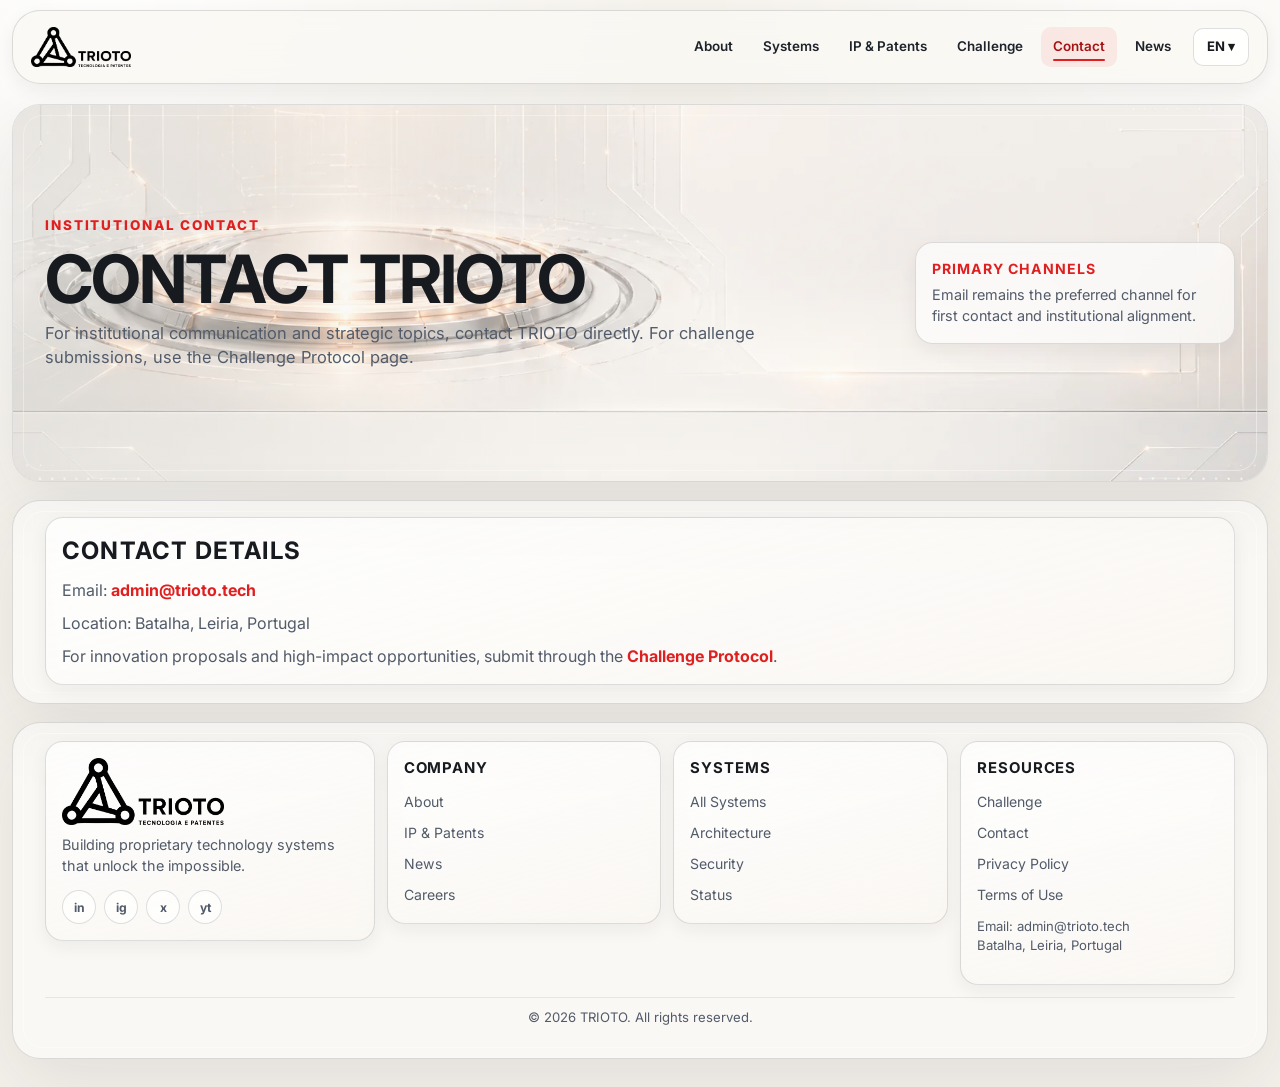
<file: contact.html>
<!doctype html>
<html lang="en">
<head>
  <meta charset="utf-8">
  <meta name="viewport" content="width=device-width, initial-scale=1">
  <title>Contact | TRIOTO Technology & Patents</title>
  <meta name="description" content="Contact TRIOTO for institutional communication, strategic topics and challenge submissions.">
  <meta name="keywords" content="proprietary technology, intellectual property, technology systems, deep tech, AI, cybersecurity, operational platforms, TRIOTO">
  <meta name="robots" content="index, follow">

  <link rel="canonical" href="https://trioto.tech/contact.html">
  <link rel="alternate" hreflang="en" href="https://trioto.tech/contact.html">
  <link rel="alternate" hreflang="pt" href="https://trioto.tech/contacto.html">
  <link rel="alternate" hreflang="x-default" href="https://trioto.tech/contact.html">

  <link rel="icon" href="/assets/favicon.svg" type="image/svg+xml">
  <link rel="icon" href="/assets/favicon-32.png" sizes="32x32">
  <link rel="icon" href="/assets/favicon-16.png" sizes="16x16">
  <link rel="apple-touch-icon" href="/assets/apple-touch-icon.png">
  <link rel="manifest" href="/site.webmanifest">

  <meta property="og:title" content="Contact | TRIOTO Technology & Patents">
  <meta property="og:description" content="Institutional contact point for TRIOTO Technology & Patents.">
  <meta property="og:type" content="website">
  <meta property="og:url" content="https://trioto.tech/contact.html">
  <meta property="og:image" content="https://trioto.tech/assets/backgrounds/04_challenge_footer_bg.png">
  <meta name="twitter:card" content="summary_large_image">
  <meta name="twitter:title" content="Contact | TRIOTO Technology & Patents">
  <meta name="twitter:description" content="Reach TRIOTO for institutional communication and strategic requests.">
  <meta name="twitter:image" content="https://trioto.tech/assets/backgrounds/04_challenge_footer_bg.png">

  <link rel="preconnect" href="https://fonts.googleapis.com">
  <link rel="preconnect" href="https://fonts.gstatic.com" crossorigin>
  <link href="https://fonts.googleapis.com/css2?family=Inter:wght@400;500;600;700;800&display=swap" rel="stylesheet">
  <link rel="stylesheet" href="assets/css/trioto-site.css?v=20260430r12">
</head>
<body>
  <a class="skip-link" href="#main">Skip to content</a>

  <header class="site-header">
    <div class="header-inner">
      <a class="brand-link" href="index.html" aria-label="TRIOTO home">
        <img class="brand-logo" src="assets/logo-trioto-horizontal-official-black.png" alt="TRIOTO">
        <span class="brand-text">
          <span class="brand-name">Technology & Intent</span>
          <span class="brand-tagline">Proprietary Systems</span>
        </span>
      </a>

      <button class="menu-toggle" type="button" aria-label="Open navigation" aria-expanded="false" aria-controls="primary-nav">☰</button>

      <nav class="primary-nav" id="primary-nav" aria-label="Primary">
        <a class="nav-link" href="about.html">About</a>
        <a class="nav-link" href="systems.html">Systems</a>
        <a class="nav-link" href="ip-patents.html">IP &amp; Patents</a>
        <a class="nav-link" href="challenge.html">Challenge</a>
        <a class="nav-link" href="contact.html" aria-current="page">Contact</a>
        <a class="nav-link" href="news.html">News</a>

        <details class="lang-switch">
          <summary>EN ▾</summary>
          <div class="lang-menu">
            <a href="contact.html" aria-current="page">English</a>
            <a href="contacto.html" lang="pt">Português</a>
          </div>
        </details>
      </nav>
    </div>
  </header>

  <main id="main">
    <section class="section-shell page-hero">
      <div class="section-bg" aria-hidden="true"></div>
      <div class="page-hero-grid">
        <div class="reveal" data-reveal>
          <p class="eyebrow">Institutional Contact</p>
          <h1 class="page-title">Contact TRIOTO</h1>
          <p class="page-lead">For institutional communication and strategic topics, contact TRIOTO directly. For challenge submissions, use the Challenge Protocol page.</p>
        </div>
        <aside class="page-badge reveal" data-reveal>
          <h2>Primary Channels</h2>
          <p>Email remains the preferred channel for first contact and institutional alignment.</p>
        </aside>
      </div>
    </section>

    <section class="section-shell contact-section">
      <div class="section-container">
        <article class="contact-card reveal" data-reveal>
          <h2>Contact Details</h2>
          <p class="contact-item">Email: <a href="mailto:admin@trioto.tech">admin@trioto.tech</a></p>
          <p class="contact-item">Location: Batalha, Leiria, Portugal</p>
          <p class="contact-item">For innovation proposals and high-impact opportunities, submit through the <a href="challenge.html">Challenge Protocol</a>.</p>
        </article>
      </div>
    </section>

    <footer class="section-shell site-footer">
      <div class="section-container">
        <div class="footer-grid">
          <article class="footer-card">
            <div class="footer-brand-row">
              <img class="footer-logo" src="assets/logo-trioto-horizontal-official-black.png" alt="TRIOTO">
            </div>
            <p>Building proprietary technology systems that unlock the impossible.</p>
            <div class="social-list">
              <span class="social-icon" aria-hidden="true">in</span>
              <span class="social-icon" aria-hidden="true">ig</span>
              <span class="social-icon" aria-hidden="true">x</span>
              <span class="social-icon" aria-hidden="true">yt</span>
            </div>
          </article>

          <section class="footer-column">
            <h3>Company</h3>
            <ul class="footer-links">
              <li><a class="footer-link" href="about.html">About</a></li>
              <li><a class="footer-link" href="ip-patents.html">IP &amp; Patents</a></li>
              <li><a class="footer-link" href="news.html">News</a></li>
              <li><a class="footer-link" href="news.html">Careers</a></li>
            </ul>
          </section>

          <section class="footer-column">
            <h3>Systems</h3>
            <ul class="footer-links">
              <li><a class="footer-link" href="systems.html">All Systems</a></li>
              <li><a class="footer-link" href="ip-patents.html#architecture">Architecture</a></li>
              <li><a class="footer-link" href="ip-patents.html#security">Security</a></li>
              <li><a class="footer-link" href="systems.html#systems-grid">Status</a></li>
            </ul>
          </section>

          <section class="footer-column">
            <h3>Resources</h3>
            <ul class="footer-links">
              <li><a class="footer-link" href="challenge.html">Challenge</a></li>
              <li><a class="footer-link" href="contact.html">Contact</a></li>
              <li><a class="footer-link" href="ip-patents.html#privacy-policy">Privacy Policy</a></li>
              <li><a class="footer-link" href="ip-patents.html#terms-of-use">Terms of Use</a></li>
            </ul>
            <p class="footer-meta">Email: admin@trioto.tech<br>Batalha, Leiria, Portugal</p>
          </section>
        </div>

        <p class="footer-bottom">© <span class="js-year"></span> TRIOTO. All rights reserved.</p>
      </div>
    </footer>
  </main>

  <script src="assets/js/trioto-site.js?v=20260428r5" defer></script>
</body>
</html>
</file>
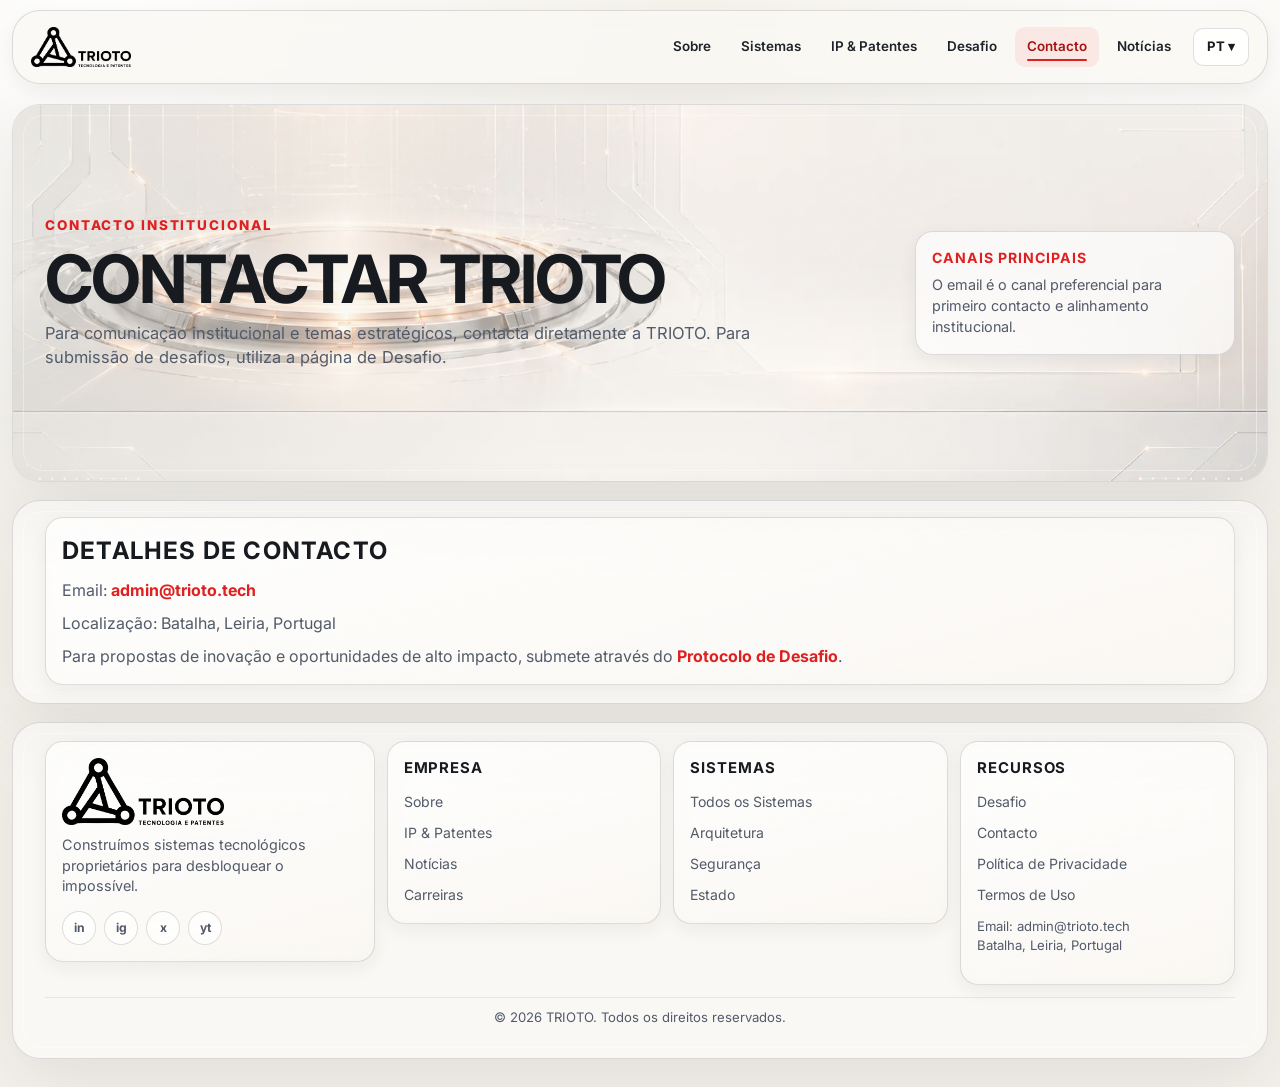
<file: contacto.html>
<!doctype html>
<html lang="pt">
<head>
  <meta charset="utf-8">
  <meta name="viewport" content="width=device-width, initial-scale=1">
  <title>Contacto | TRIOTO Tecnologia & Patentes</title>
  <meta name="description" content="Canal institucional da TRIOTO para comunicação estratégica e pedidos de contacto.">
  <meta name="keywords" content="tecnologia proprietária, propriedade intelectual, sistemas tecnológicos, deep tech, IA, cibersegurança, plataformas operacionais, TRIOTO">
  <meta name="robots" content="index, follow">

  <link rel="canonical" href="https://trioto.tech/contacto.html">
  <link rel="alternate" hreflang="en" href="https://trioto.tech/contact.html">
  <link rel="alternate" hreflang="pt" href="https://trioto.tech/contacto.html">
  <link rel="alternate" hreflang="x-default" href="https://trioto.tech/contact.html">

  <link rel="icon" href="/assets/favicon.svg" type="image/svg+xml">
  <link rel="icon" href="/assets/favicon-32.png" sizes="32x32">
  <link rel="icon" href="/assets/favicon-16.png" sizes="16x16">
  <link rel="apple-touch-icon" href="/assets/apple-touch-icon.png">
  <link rel="manifest" href="/site.webmanifest">

  <meta property="og:title" content="Contacto | TRIOTO Tecnologia & Patentes">
  <meta property="og:description" content="Ponto de contacto institucional da TRIOTO Tecnologia & Patentes.">
  <meta property="og:type" content="website">
  <meta property="og:url" content="https://trioto.tech/contacto.html">
  <meta property="og:image" content="https://trioto.tech/assets/backgrounds/04_challenge_footer_bg.png">
  <meta name="twitter:card" content="summary_large_image">
  <meta name="twitter:title" content="Contacto | TRIOTO Tecnologia & Patentes">
  <meta name="twitter:description" content="Contacta a TRIOTO para comunicação institucional e pedidos estratégicos.">
  <meta name="twitter:image" content="https://trioto.tech/assets/backgrounds/04_challenge_footer_bg.png">

  <link rel="preconnect" href="https://fonts.googleapis.com">
  <link rel="preconnect" href="https://fonts.gstatic.com" crossorigin>
  <link href="https://fonts.googleapis.com/css2?family=Inter:wght@400;500;600;700;800&display=swap" rel="stylesheet">
  <link rel="stylesheet" href="assets/css/trioto-site.css?v=20260430r12">
</head>
<body>
  <a class="skip-link" href="#main">Saltar para o conteúdo</a>

  <header class="site-header">
    <div class="header-inner">
      <a class="brand-link" href="index-pt.html" aria-label="Início TRIOTO">
        <img class="brand-logo" src="assets/logo-trioto-horizontal-official-black.png" alt="TRIOTO">
        <span class="brand-text">
          <span class="brand-name">Technology & Intent</span>
          <span class="brand-tagline">Sistemas Proprietários</span>
        </span>
      </a>

      <button class="menu-toggle" type="button" aria-label="Abrir navegação" aria-expanded="false" aria-controls="primary-nav">☰</button>

      <nav class="primary-nav" id="primary-nav" aria-label="Primária">
        <a class="nav-link" href="sobre.html">Sobre</a>
        <a class="nav-link" href="sistemas.html">Sistemas</a>
        <a class="nav-link" href="ip-patentes.html">IP &amp; Patentes</a>
        <a class="nav-link" href="desafio.html">Desafio</a>
        <a class="nav-link" href="contacto.html" aria-current="page">Contacto</a>
        <a class="nav-link" href="noticias.html">Notícias</a>

        <details class="lang-switch">
          <summary>PT ▾</summary>
          <div class="lang-menu">
            <a href="contacto.html" aria-current="page">Português</a>
            <a href="contact.html" lang="en">English</a>
          </div>
        </details>
      </nav>
    </div>
  </header>

  <main id="main">
    <section class="section-shell page-hero">
      <div class="section-bg" aria-hidden="true"></div>
      <div class="page-hero-grid">
        <div class="reveal" data-reveal>
          <p class="eyebrow">Contacto Institucional</p>
          <h1 class="page-title">Contactar TRIOTO</h1>
          <p class="page-lead">Para comunicação institucional e temas estratégicos, contacta diretamente a TRIOTO. Para submissão de desafios, utiliza a página de Desafio.</p>
        </div>
        <aside class="page-badge reveal" data-reveal>
          <h2>Canais Principais</h2>
          <p>O email é o canal preferencial para primeiro contacto e alinhamento institucional.</p>
        </aside>
      </div>
    </section>

    <section class="section-shell contact-section">
      <div class="section-container">
        <article class="contact-card reveal" data-reveal>
          <h2>Detalhes de Contacto</h2>
          <p class="contact-item">Email: <a href="mailto:admin@trioto.tech">admin@trioto.tech</a></p>
          <p class="contact-item">Localização: Batalha, Leiria, Portugal</p>
          <p class="contact-item">Para propostas de inovação e oportunidades de alto impacto, submete através do <a href="desafio.html">Protocolo de Desafio</a>.</p>
        </article>
      </div>
    </section>

    <footer class="section-shell site-footer">
      <div class="section-container">
        <div class="footer-grid">
          <article class="footer-card">
            <div class="footer-brand-row">
              <img class="footer-logo" src="assets/logo-trioto-horizontal-official-black.png" alt="TRIOTO">
            </div>
            <p>Construímos sistemas tecnológicos proprietários para desbloquear o impossível.</p>
            <div class="social-list">
              <span class="social-icon" aria-hidden="true">in</span>
              <span class="social-icon" aria-hidden="true">ig</span>
              <span class="social-icon" aria-hidden="true">x</span>
              <span class="social-icon" aria-hidden="true">yt</span>
            </div>
          </article>

          <section class="footer-column">
            <h3>Empresa</h3>
            <ul class="footer-links">
              <li><a class="footer-link" href="sobre.html">Sobre</a></li>
              <li><a class="footer-link" href="ip-patentes.html">IP &amp; Patentes</a></li>
              <li><a class="footer-link" href="noticias.html">Notícias</a></li>
              <li><a class="footer-link" href="noticias.html">Carreiras</a></li>
            </ul>
          </section>

          <section class="footer-column">
            <h3>Sistemas</h3>
            <ul class="footer-links">
              <li><a class="footer-link" href="sistemas.html">Todos os Sistemas</a></li>
              <li><a class="footer-link" href="ip-patentes.html#arquitetura">Arquitetura</a></li>
              <li><a class="footer-link" href="ip-patentes.html#seguranca">Segurança</a></li>
              <li><a class="footer-link" href="sistemas.html#systems-grid">Estado</a></li>
            </ul>
          </section>

          <section class="footer-column">
            <h3>Recursos</h3>
            <ul class="footer-links">
              <li><a class="footer-link" href="desafio.html">Desafio</a></li>
              <li><a class="footer-link" href="contacto.html">Contacto</a></li>
              <li><a class="footer-link" href="ip-patentes.html#politica-privacidade">Política de Privacidade</a></li>
              <li><a class="footer-link" href="ip-patentes.html#termos-uso">Termos de Uso</a></li>
            </ul>
            <p class="footer-meta">Email: admin@trioto.tech<br>Batalha, Leiria, Portugal</p>
          </section>
        </div>

        <p class="footer-bottom">© <span class="js-year"></span> TRIOTO. Todos os direitos reservados.</p>
      </div>
    </footer>
  </main>

  <script src="assets/js/trioto-site.js?v=20260428r5" defer></script>
</body>
</html>
</file>
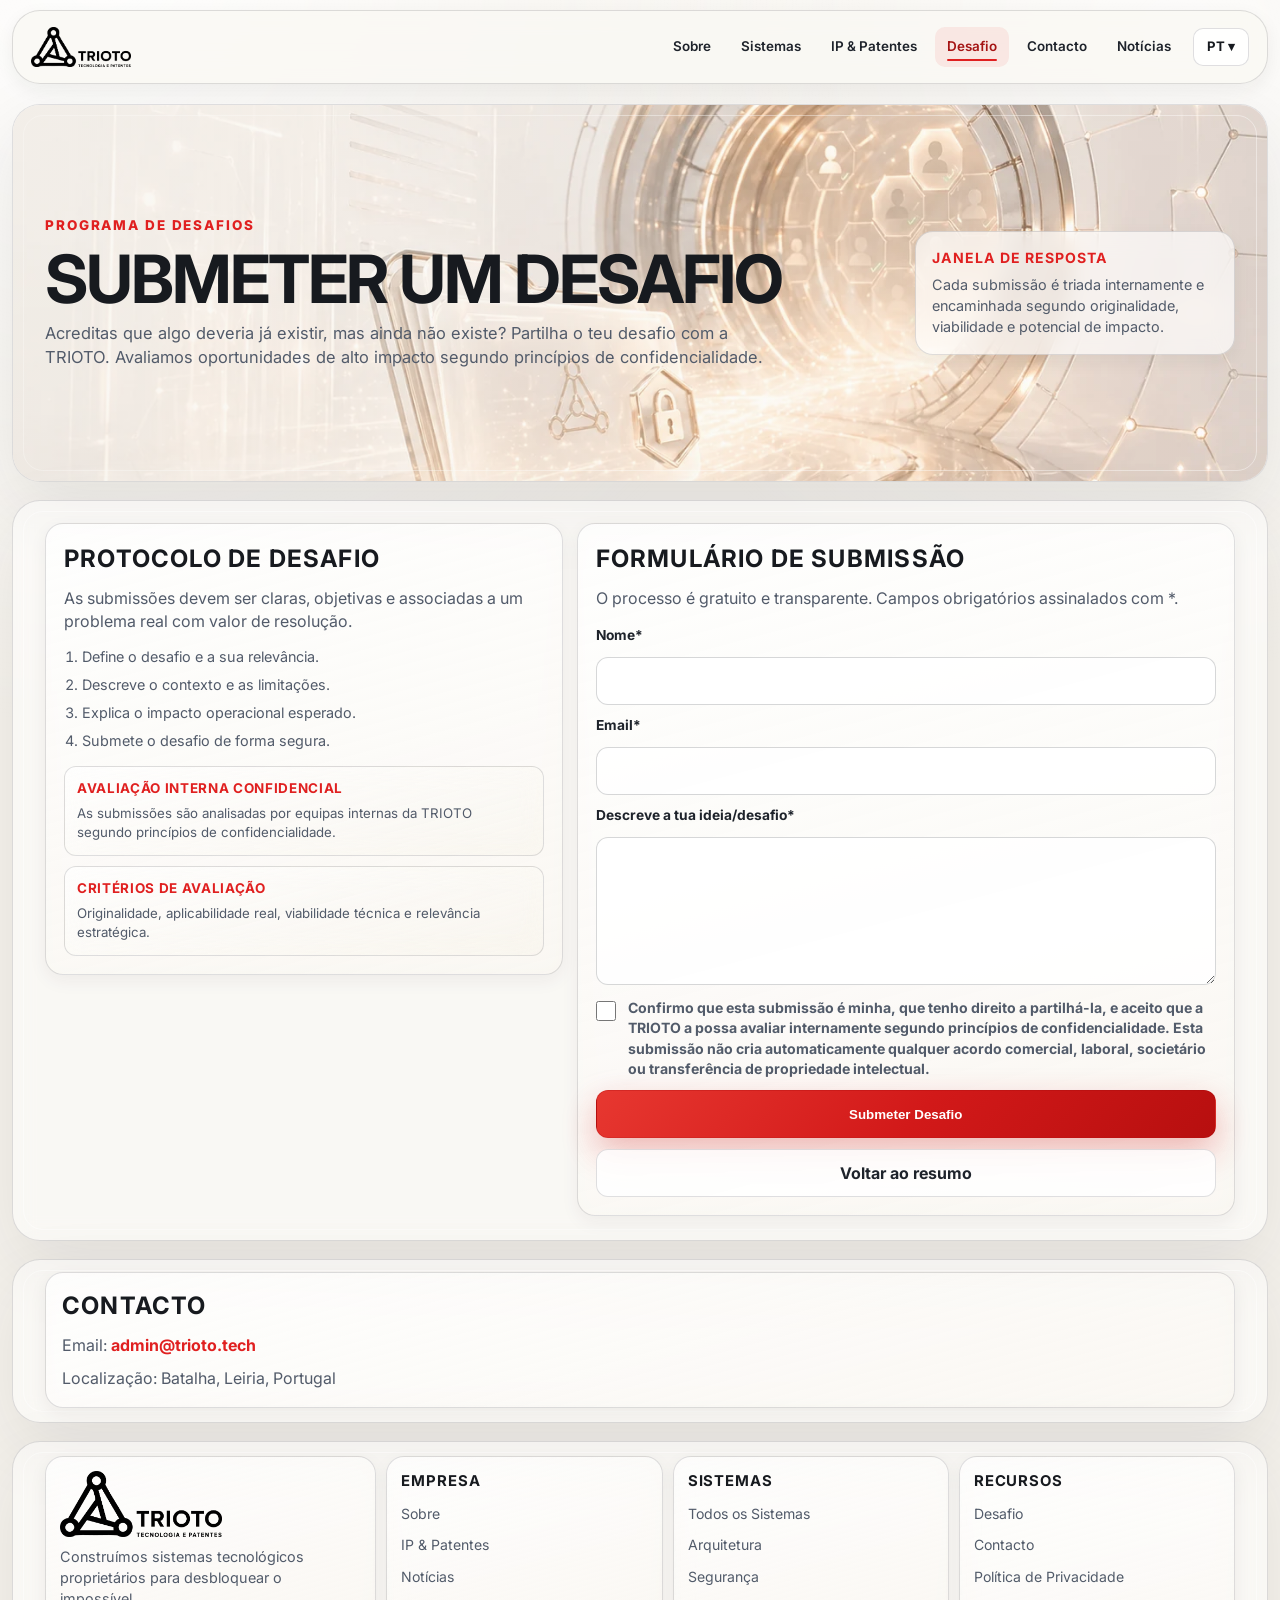
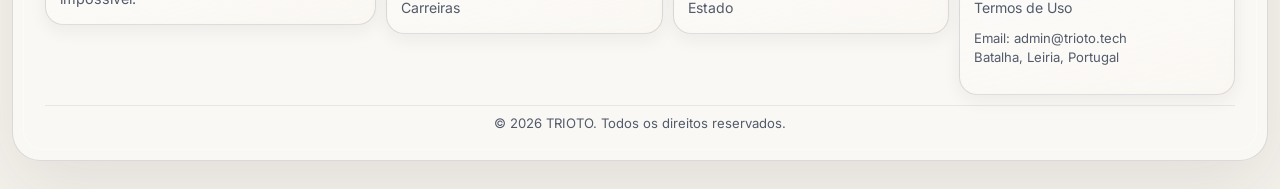
<file: desafio.html>
<!doctype html>
<html lang="pt">
<head>
  <meta charset="utf-8">
  <meta name="viewport" content="width=device-width, initial-scale=1">
  <title>Submeter um Desafio — TRIOTO</title>
  <meta name="description" content="Submete um desafio de invenção à TRIOTO. Avaliamos ideias de alto impacto segundo princípios de confidencialidade.">
  <meta name="keywords" content="desafio TRIOTO, submissão de desafio, tecnologia proprietária, propriedade intelectual, deep tech, IA, cibersegurança">
  <meta name="robots" content="index, follow">

  <link rel="canonical" href="https://trioto.tech/desafio.html">
  <link rel="alternate" hreflang="en" href="https://trioto.tech/challenge.html">
  <link rel="alternate" hreflang="pt" href="https://trioto.tech/desafio.html">
  <link rel="alternate" hreflang="x-default" href="https://trioto.tech/challenge.html">

  <link rel="icon" href="/assets/favicon.svg" type="image/svg+xml">
  <link rel="icon" href="/assets/favicon-32.png" sizes="32x32">
  <link rel="icon" href="/assets/favicon-16.png" sizes="16x16">
  <link rel="apple-touch-icon" href="/assets/apple-touch-icon.png">
  <link rel="manifest" href="/site.webmanifest">

  <meta property="og:title" content="Submeter um Desafio — TRIOTO">
  <meta property="og:description" content="Partilha o teu desafio. A TRIOTO avalia submissões pelo impacto real e viabilidade operacional.">
  <meta property="og:type" content="website">
  <meta property="og:url" content="https://trioto.tech/desafio.html">
  <meta property="og:image" content="https://trioto.tech/assets/backgrounds/04_challenge_footer_bg.png">
  <meta name="twitter:card" content="summary_large_image">
  <meta name="twitter:title" content="Submeter um Desafio — TRIOTO">
  <meta name="twitter:description" content="A próxima grande invenção pode começar com o teu desafio.">
  <meta name="twitter:image" content="https://trioto.tech/assets/backgrounds/04_challenge_footer_bg.png">

  <link rel="preconnect" href="https://fonts.googleapis.com">
  <link rel="preconnect" href="https://fonts.gstatic.com" crossorigin>
  <link href="https://fonts.googleapis.com/css2?family=Inter:wght@400;500;600;700;800&display=swap" rel="stylesheet">
  <link rel="stylesheet" href="assets/css/trioto-site.css?v=20260430r12">
</head>
<body class="challenge-page">
  <a class="skip-link" href="#main">Saltar para o conteúdo</a>

  <header class="site-header">
    <div class="header-inner">
      <a class="brand-link" href="index-pt.html" aria-label="Início TRIOTO">
        <img class="brand-logo" src="assets/logo-trioto-horizontal-official-black.png" alt="TRIOTO">
        <span class="brand-text">
          <span class="brand-name">Technology & Intent</span>
          <span class="brand-tagline">Sistemas Proprietários</span>
        </span>
      </a>

      <button class="menu-toggle" type="button" aria-label="Abrir navegação" aria-expanded="false" aria-controls="primary-nav">☰</button>

      <nav class="primary-nav" id="primary-nav" aria-label="Primária">
        <a class="nav-link" href="sobre.html">Sobre</a>
        <a class="nav-link" href="sistemas.html">Sistemas</a>
        <a class="nav-link" href="ip-patentes.html">IP &amp; Patentes</a>
        <a class="nav-link" href="desafio.html" aria-current="page">Desafio</a>
        <a class="nav-link" href="contacto.html">Contacto</a>
        <a class="nav-link" href="noticias.html">Notícias</a>

        <details class="lang-switch">
          <summary>PT ▾</summary>
          <div class="lang-menu">
            <a href="desafio.html" aria-current="page">Português</a>
            <a href="challenge.html" lang="en">English</a>
          </div>
        </details>
      </nav>
    </div>
  </header>

  <main id="main">
    <section class="section-shell page-hero challenge-hero">
      <div class="section-bg" aria-hidden="true"></div>
      <div class="page-hero-grid">
        <div class="reveal" data-reveal>
          <p class="eyebrow">Programa de Desafios</p>
          <h1 class="page-title">Submeter um desafio</h1>
          <p class="page-lead">Acreditas que algo deveria já existir, mas ainda não existe? Partilha o teu desafio com a TRIOTO. Avaliamos oportunidades de alto impacto segundo princípios de confidencialidade.</p>
        </div>
        <aside class="page-badge reveal" data-reveal>
          <h2>Janela de Resposta</h2>
          <p>Cada submissão é triada internamente e encaminhada segundo originalidade, viabilidade e potencial de impacto.</p>
        </aside>
      </div>
    </section>

    <section class="section-shell challenge-content" id="challenge-protocol">
      <div class="section-container challenge-columns">
        <article class="challenge-panel reveal" data-reveal>
          <h2>Protocolo de Desafio</h2>
          <p>As submissões devem ser claras, objetivas e associadas a um problema real com valor de resolução.</p>
          <ol class="protocol-list">
            <li>Define o desafio e a sua relevância.</li>
            <li>Descreve o contexto e as limitações.</li>
            <li>Explica o impacto operacional esperado.</li>
            <li>Submete o desafio de forma segura.</li>
          </ol>

          <div class="challenge-notes">
            <article class="note-card">
              <h3>Avaliação Interna Confidencial</h3>
              <p>As submissões são analisadas por equipas internas da TRIOTO segundo princípios de confidencialidade.</p>
            </article>
            <article class="note-card">
              <h3>Critérios de Avaliação</h3>
              <p>Originalidade, aplicabilidade real, viabilidade técnica e relevância estratégica.</p>
            </article>
          </div>
        </article>

        <article class="form-panel reveal" data-reveal id="challenge-form">
          <h2>Formulário de Submissão</h2>
          <p>O processo é gratuito e transparente. Campos obrigatórios assinalados com *.</p>

          <form class="challenge-form" action="https://formspree.io/f/mqayozoa" method="POST" data-form-lang="pt">
            <label for="nome">Nome*</label>
            <input id="nome" name="Nome" type="text" autocomplete="name" required>

            <label for="email">Email*</label>
            <input id="email" name="Email" type="email" autocomplete="email" required>

            <label for="ideia">Descreve a tua ideia/desafio*</label>
            <textarea id="ideia" name="Ideia" required></textarea>

            <label class="checkbox-line" for="consentimento">
              <input id="consentimento" type="checkbox" name="Consentimento" required>
              <span>Confirmo que esta submissão é minha, que tenho direito a partilhá-la, e aceito que a TRIOTO a possa avaliar internamente segundo princípios de confidencialidade. Esta submissão não cria automaticamente qualquer acordo comercial, laboral, societário ou transferência de propriedade intelectual.</span>
            </label>

            <button class="btn btn-primary" type="submit">Submeter Desafio</button>
            <a class="btn btn-secondary" href="index-pt.html">Voltar ao resumo</a>
            <p class="form-status" data-form-status role="status" aria-live="polite"></p>
          </form>
        </article>
      </div>
    </section>

    <section class="section-shell contact-section" id="contacto">
      <div class="section-container">
        <article class="contact-card reveal" data-reveal>
          <h2>Contacto</h2>
          <p class="contact-item">Email: <a href="mailto:admin@trioto.tech">admin@trioto.tech</a></p>
          <p class="contact-item">Localização: Batalha, Leiria, Portugal</p>
        </article>
      </div>
    </section>

    <footer class="section-shell site-footer">
      <div class="section-container">
        <div class="footer-grid">
          <article class="footer-card">
            <div class="footer-brand-row">
              <img class="footer-logo" src="assets/logo-trioto-horizontal-official-black.png" alt="TRIOTO">
            </div>
            <p>Construímos sistemas tecnológicos proprietários para desbloquear o impossível.</p>
          </article>

          <section class="footer-column">
            <h3>Empresa</h3>
            <ul class="footer-links">
              <li><a class="footer-link" href="sobre.html">Sobre</a></li>
              <li><a class="footer-link" href="ip-patentes.html">IP &amp; Patentes</a></li>
              <li><a class="footer-link" href="noticias.html">Notícias</a></li>
              <li><a class="footer-link" href="noticias.html">Carreiras</a></li>
            </ul>
          </section>

          <section class="footer-column">
            <h3>Sistemas</h3>
            <ul class="footer-links">
              <li><a class="footer-link" href="sistemas.html">Todos os Sistemas</a></li>
              <li><a class="footer-link" href="ip-patentes.html#arquitetura">Arquitetura</a></li>
              <li><a class="footer-link" href="ip-patentes.html#seguranca">Segurança</a></li>
              <li><a class="footer-link" href="sistemas.html#systems-grid">Estado</a></li>
            </ul>
          </section>

          <section class="footer-column">
            <h3>Recursos</h3>
            <ul class="footer-links">
              <li><a class="footer-link" href="desafio.html">Desafio</a></li>
              <li><a class="footer-link" href="contacto.html">Contacto</a></li>
              <li><a class="footer-link" href="ip-patentes.html#politica-privacidade">Política de Privacidade</a></li>
              <li><a class="footer-link" href="ip-patentes.html#termos-uso">Termos de Uso</a></li>
            </ul>
            <p class="footer-meta">Email: admin@trioto.tech<br>Batalha, Leiria, Portugal</p>
          </section>
        </div>

        <p class="footer-bottom">© <span class="js-year"></span> TRIOTO. Todos os direitos reservados.</p>
      </div>
    </footer>
  </main>

  <script src="assets/js/trioto-site.js?v=20260428r5" defer></script>
</body>
</html>
</file>
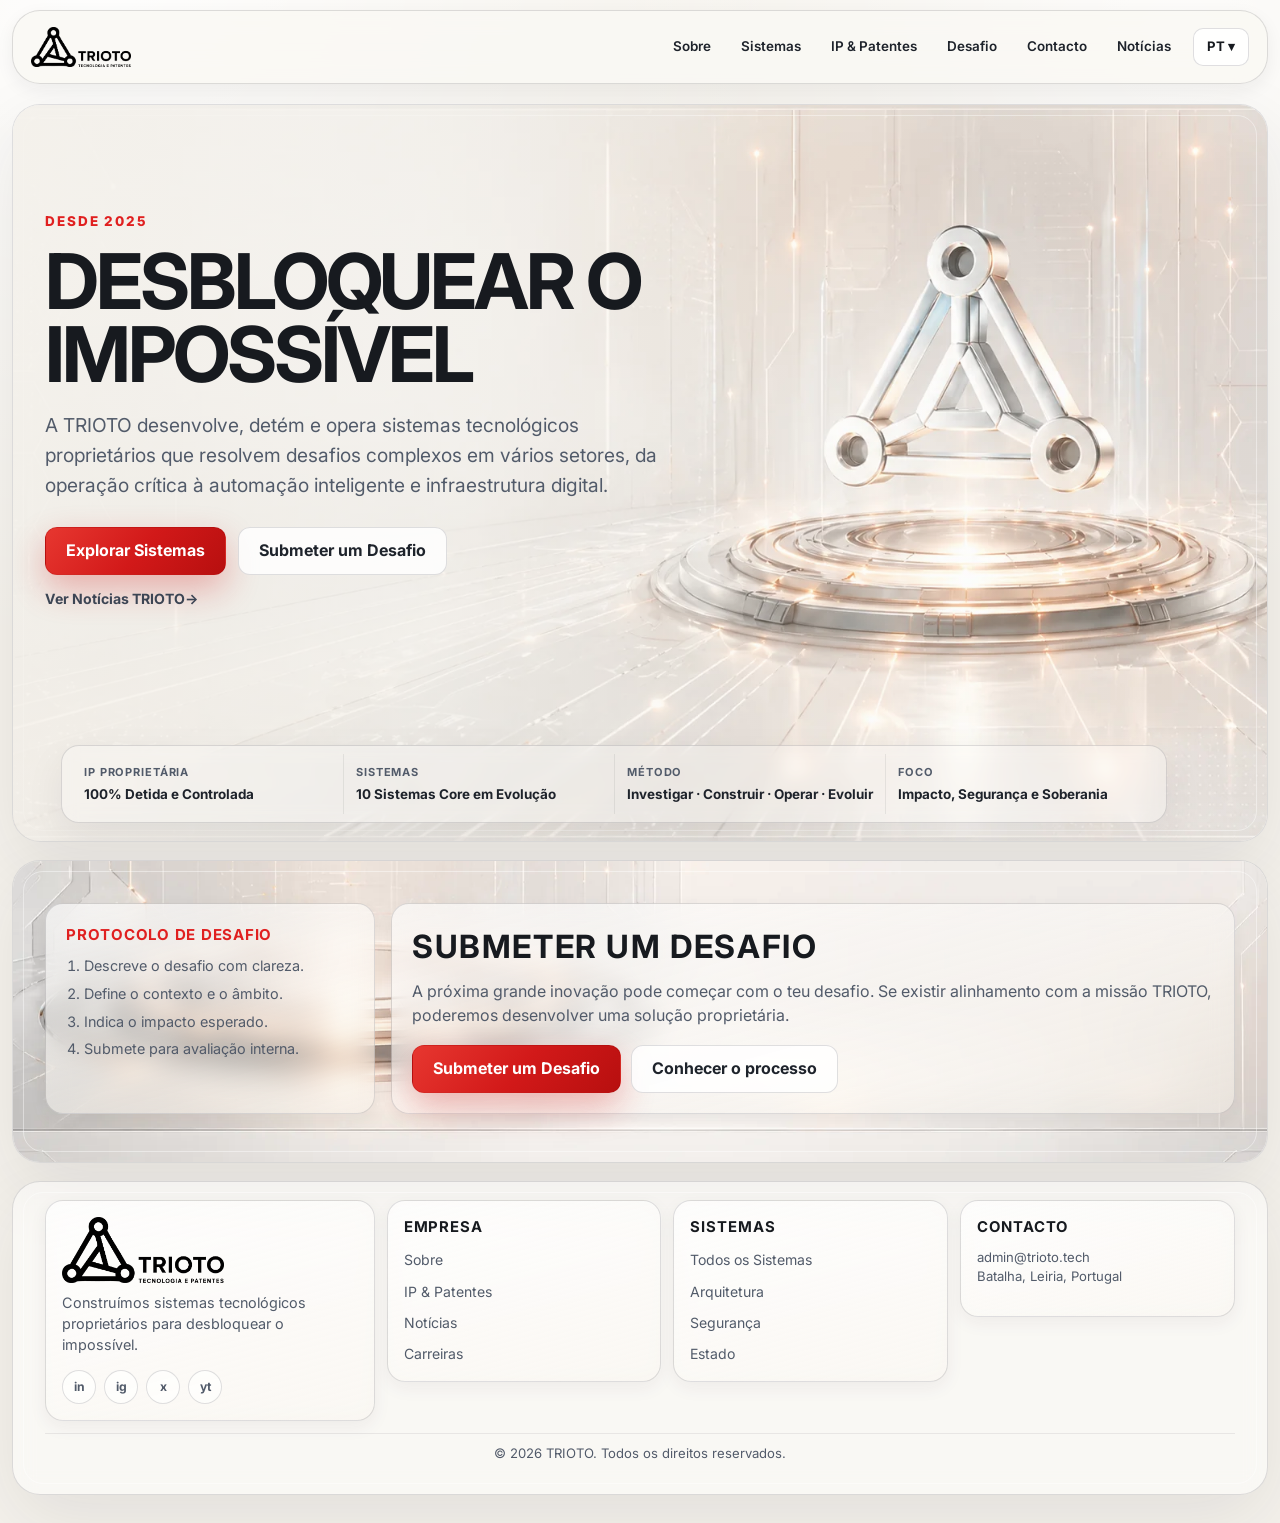
<file: index-pt.html>
<!doctype html>
<html lang="pt">
<head>
  <meta charset="utf-8">
  <meta name="viewport" content="width=device-width, initial-scale=1">
  <title>TRIOTO — Tecnologia, IP e Sistemas Operacionais</title>
  <meta name="description" content="A TRIOTO desenvolve, detém e opera sistemas tecnológicos proprietários com propriedade intelectual própria em IA, cibersegurança e plataformas operacionais.">
  <meta name="keywords" content="tecnologia proprietária, propriedade intelectual, sistemas tecnológicos, deep tech, IA, cibersegurança, plataformas operacionais, TRIOTO">
  <meta name="robots" content="index, follow">

  <link rel="canonical" href="https://trioto.tech/index-pt.html">
  <link rel="alternate" hreflang="en" href="https://trioto.tech/">
  <link rel="alternate" hreflang="pt" href="https://trioto.tech/index-pt.html">
  <link rel="alternate" hreflang="x-default" href="https://trioto.tech/">

  <link rel="icon" href="/assets/favicon.svg" type="image/svg+xml">
  <link rel="icon" href="/assets/favicon-32.png" sizes="32x32">
  <link rel="icon" href="/assets/favicon-16.png" sizes="16x16">
  <link rel="apple-touch-icon" href="/assets/apple-touch-icon.png">
  <link rel="manifest" href="/site.webmanifest">

  <meta property="og:title" content="TRIOTO — Tecnologia, IP e Sistemas Operacionais">
  <meta property="og:description" content="Sistemas integrados. Inteligência unificada. Impacto real.">
  <meta property="og:type" content="website">
  <meta property="og:url" content="https://trioto.tech/index-pt.html">
  <meta property="og:image" content="https://trioto.tech/assets/backgrounds/01_hero_landing_bg_with_3d_trioto_emblem.png">
  <meta name="twitter:card" content="summary_large_image">
  <meta name="twitter:title" content="TRIOTO — Tecnologia, IP e Sistemas Operacionais">
  <meta name="twitter:description" content="Sistemas tecnológicos proprietários, IP própria e execução em contexto real.">
  <meta name="twitter:image" content="https://trioto.tech/assets/backgrounds/01_hero_landing_bg_with_3d_trioto_emblem.png">

  <link rel="preconnect" href="https://fonts.googleapis.com">
  <link rel="preconnect" href="https://fonts.gstatic.com" crossorigin>
  <link href="https://fonts.googleapis.com/css2?family=Inter:wght@400;500;600;700;800&display=swap" rel="stylesheet">
  <link rel="stylesheet" href="assets/css/trioto-site.css?v=20260430r12">

  <script type="application/ld+json">
  {
    "@context": "https://schema.org",
    "@type": "Organization",
    "name": "TRIOTO",
    "url": "https://trioto.tech",
    "logo": "https://trioto.tech/assets/logo-trioto-horizontal-official-black.png",
    "email": "admin@trioto.tech",
    "address": {
      "@type": "PostalAddress",
      "addressLocality": "Batalha",
      "addressRegion": "Leiria",
      "addressCountry": "PT"
    }
  }
  </script>
</head>
<body>
  <a class="skip-link" href="#main">Saltar para o conteúdo</a>

  <header class="site-header">
    <div class="header-inner">
      <a class="brand-link" href="index-pt.html" aria-label="Início TRIOTO">
        <img class="brand-logo" src="assets/logo-trioto-horizontal-official-black.png" alt="TRIOTO">
        <span class="brand-text">
          <span class="brand-name">Technology & Intent</span>
          <span class="brand-tagline">Sistemas Proprietários</span>
        </span>
      </a>

      <button class="menu-toggle" type="button" aria-label="Abrir navegação" aria-expanded="false" aria-controls="primary-nav">☰</button>

      <nav class="primary-nav" id="primary-nav" aria-label="Primária">
        <a class="nav-link" href="sobre.html">Sobre</a>
        <a class="nav-link" href="sistemas.html">Sistemas</a>
        <a class="nav-link" href="ip-patentes.html">IP &amp; Patentes</a>
        <a class="nav-link" href="desafio.html">Desafio</a>
        <a class="nav-link" href="contacto.html">Contacto</a>
        <a class="nav-link" href="noticias.html">Notícias</a>

        <details class="lang-switch">
          <summary>PT ▾</summary>
          <div class="lang-menu">
            <a href="index-pt.html" aria-current="page">Português</a>
            <a href="index.html" lang="en">English</a>
          </div>
        </details>
      </nav>
    </div>
  </header>

  <main id="main">
    <section class="section-shell home-hero" data-parallax>
      <div class="section-bg" aria-hidden="true"></div>
      <div class="hero-grid">
        <div class="hero-copy reveal" data-reveal>
          <p class="eyebrow">Desde 2025</p>
          <h1 class="hero-title"><span class="hero-line">Desbloquear o</span><span class="hero-line">impossível</span></h1>
          <p class="hero-lead">A TRIOTO desenvolve, detém e opera sistemas tecnológicos proprietários que resolvem desafios complexos em vários setores, da operação crítica à automação inteligente e infraestrutura digital.</p>
          <div class="hero-actions">
            <a class="btn btn-primary" href="sistemas.html">Explorar Sistemas</a>
            <a class="btn btn-secondary" href="desafio.html">Submeter um Desafio</a>
          </div>
          <a class="hero-news-link" href="noticias.html">Ver Notícias TRIOTO</a>
        </div>
      </div>

      <aside class="hero-metrics hero-metrics-bar reveal" data-reveal aria-label="Indicadores principais da TRIOTO">
        <div class="metric">
          <p class="metric-label">IP Proprietária</p>
          <p class="metric-value">100% Detida e Controlada</p>
        </div>
        <div class="metric">
          <p class="metric-label">Sistemas</p>
          <p class="metric-value">10 Sistemas Core em Evolução</p>
        </div>
        <div class="metric">
          <p class="metric-label">Método</p>
          <p class="metric-value">Investigar · Construir · Operar · Evoluir</p>
        </div>
        <div class="metric">
          <p class="metric-label">Foco</p>
          <p class="metric-value">Impacto, Segurança e Soberania</p>
        </div>
      </aside>
    </section>

    <section class="section-shell cta-section" id="desafio">
      <div class="section-bg" aria-hidden="true"></div>
      <div class="section-container challenge-grid">
        <article class="protocol-card reveal" data-reveal>
          <h3>Protocolo de Desafio</h3>
          <ol class="protocol-list">
            <li>Descreve o desafio com clareza.</li>
            <li>Define o contexto e o âmbito.</li>
            <li>Indica o impacto esperado.</li>
            <li>Submete para avaliação interna.</li>
          </ol>
        </article>

        <article class="challenge-card reveal" data-reveal>
          <h2>Submeter um desafio</h2>
          <p>A próxima grande inovação pode começar com o teu desafio. Se existir alinhamento com a missão TRIOTO, poderemos desenvolver uma solução proprietária.</p>
          <div class="challenge-actions">
            <a class="btn btn-primary" href="desafio.html">Submeter um Desafio</a>
            <a class="btn btn-secondary" href="desafio.html#challenge-protocol">Conhecer o processo</a>
          </div>
        </article>
      </div>
    </section>

    <footer class="section-shell site-footer">
      <div class="section-container">
        <div class="footer-grid">
          <article class="footer-card">
            <div class="footer-brand-row">
              <img class="footer-logo" src="assets/logo-trioto-horizontal-official-black.png" alt="TRIOTO">
            </div>
            <p>Construímos sistemas tecnológicos proprietários para desbloquear o impossível.</p>
            <div class="social-list">
              <span class="social-icon" aria-hidden="true">in</span>
              <span class="social-icon" aria-hidden="true">ig</span>
              <span class="social-icon" aria-hidden="true">x</span>
              <span class="social-icon" aria-hidden="true">yt</span>
            </div>
          </article>

          <section class="footer-column">
            <h3>Empresa</h3>
            <ul class="footer-links">
              <li><a class="footer-link" href="sobre.html">Sobre</a></li>
              <li><a class="footer-link" href="ip-patentes.html">IP &amp; Patentes</a></li>
              <li><a class="footer-link" href="noticias.html">Notícias</a></li>
              <li><a class="footer-link" href="noticias.html">Carreiras</a></li>
            </ul>
          </section>

          <section class="footer-column">
            <h3>Sistemas</h3>
            <ul class="footer-links">
              <li><a class="footer-link" href="sistemas.html">Todos os Sistemas</a></li>
              <li><a class="footer-link" href="sistemas.html">Arquitetura</a></li>
              <li><a class="footer-link" href="sistemas.html">Segurança</a></li>
              <li><a class="footer-link" href="sistemas.html">Estado</a></li>
            </ul>
          </section>

          <section class="footer-column">
            <h3>Contacto</h3>
            <p class="footer-meta">admin@trioto.tech<br>Batalha, Leiria, Portugal</p>
          </section>
        </div>

        <p class="footer-bottom">© <span class="js-year"></span> TRIOTO. Todos os direitos reservados.</p>
      </div>
    </footer>
  </main>

  <script src="assets/js/trioto-site.js?v=20260428r5" defer></script>
</body>
</html>
</file>
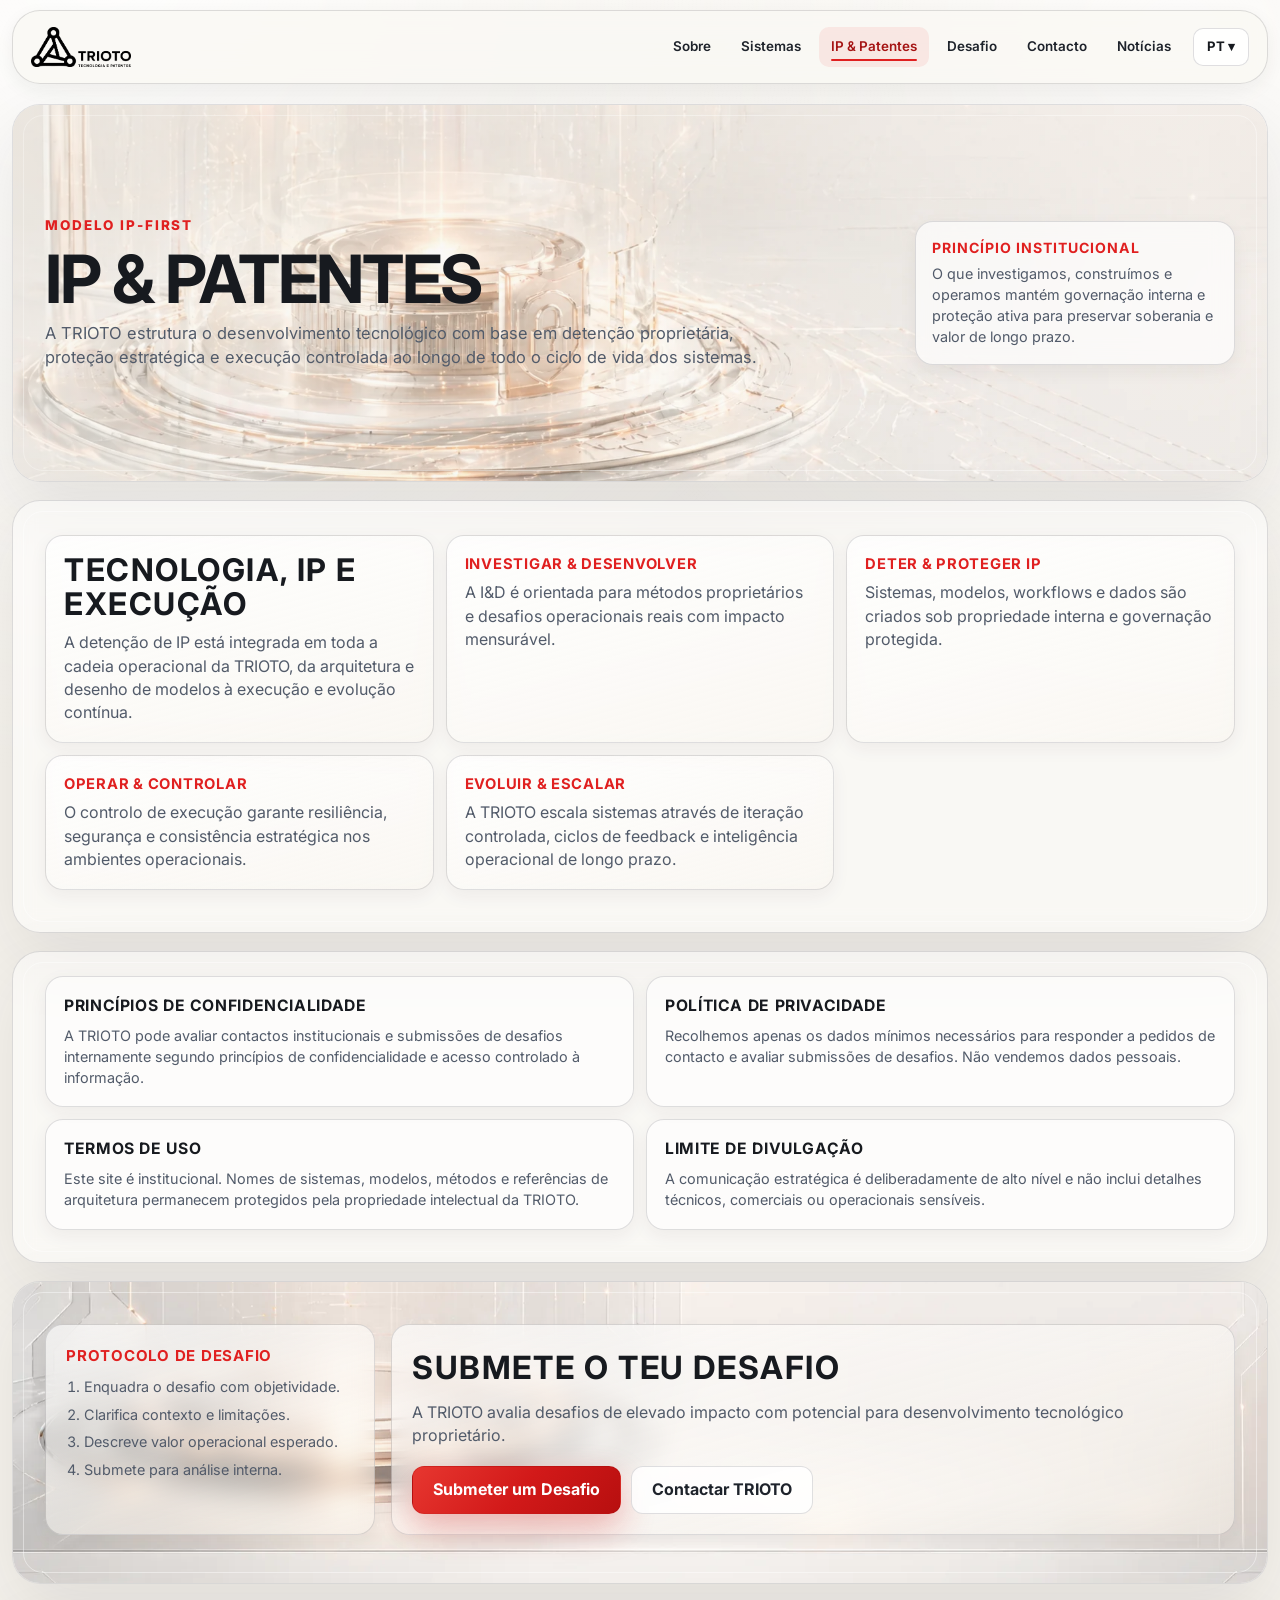
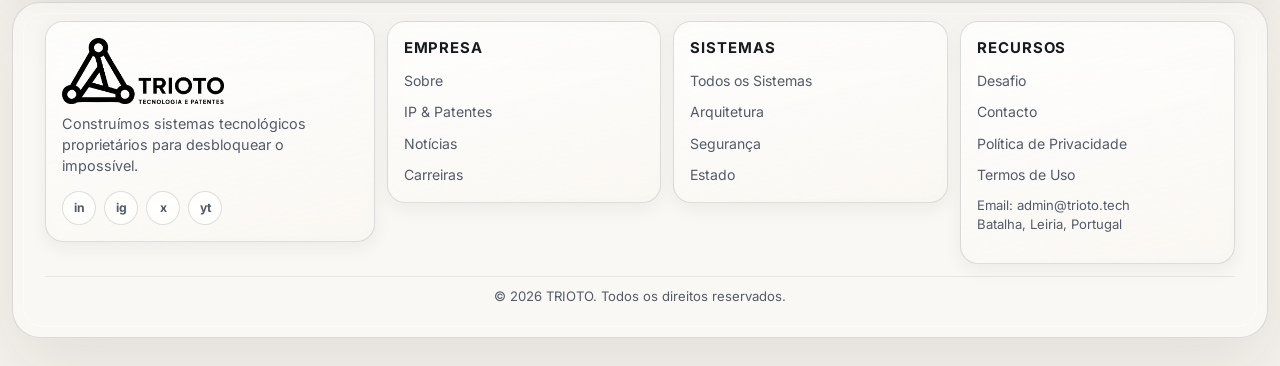
<file: ip-patentes.html>
<!doctype html>
<html lang="pt">
<head>
  <meta charset="utf-8">
  <meta name="viewport" content="width=device-width, initial-scale=1">
  <title>IP & Patentes | TRIOTO Tecnologia & Patentes</title>
  <meta name="description" content="A TRIOTO desenvolve, detém e opera sistemas tecnológicos proprietários segundo um modelo IP-first.">
  <meta name="keywords" content="tecnologia proprietária, propriedade intelectual, sistemas tecnológicos, deep tech, IA, cibersegurança, plataformas operacionais, TRIOTO">
  <meta name="robots" content="index, follow">

  <link rel="canonical" href="https://trioto.tech/ip-patentes.html">
  <link rel="alternate" hreflang="en" href="https://trioto.tech/ip-patents.html">
  <link rel="alternate" hreflang="pt" href="https://trioto.tech/ip-patentes.html">
  <link rel="alternate" hreflang="x-default" href="https://trioto.tech/ip-patents.html">

  <link rel="icon" href="/assets/favicon.svg" type="image/svg+xml">
  <link rel="icon" href="/assets/favicon-32.png" sizes="32x32">
  <link rel="icon" href="/assets/favicon-16.png" sizes="16x16">
  <link rel="apple-touch-icon" href="/assets/apple-touch-icon.png">
  <link rel="manifest" href="/site.webmanifest">

  <meta property="og:title" content="IP & Patentes | TRIOTO Tecnologia & Patentes">
  <meta property="og:description" content="Estratégia IP-first para sistemas proprietários, controlo interno e execução contínua.">
  <meta property="og:type" content="website">
  <meta property="og:url" content="https://trioto.tech/ip-patentes.html">
  <meta property="og:image" content="https://trioto.tech/assets/backgrounds/04_challenge_footer_bg.png">
  <meta name="twitter:card" content="summary_large_image">
  <meta name="twitter:title" content="IP & Patentes | TRIOTO Tecnologia & Patentes">
  <meta name="twitter:description" content="Detenção, proteção e operação estratégica de tecnologia proprietária.">
  <meta name="twitter:image" content="https://trioto.tech/assets/backgrounds/04_challenge_footer_bg.png">

  <link rel="preconnect" href="https://fonts.googleapis.com">
  <link rel="preconnect" href="https://fonts.gstatic.com" crossorigin>
  <link href="https://fonts.googleapis.com/css2?family=Inter:wght@400;500;600;700;800&display=swap" rel="stylesheet">
  <link rel="stylesheet" href="assets/css/trioto-site.css?v=20260430r12">
</head>
<body>
  <a class="skip-link" href="#main">Saltar para o conteúdo</a>

  <header class="site-header">
    <div class="header-inner">
      <a class="brand-link" href="index-pt.html" aria-label="Início TRIOTO">
        <img class="brand-logo" src="assets/logo-trioto-horizontal-official-black.png" alt="TRIOTO">
        <span class="brand-text">
          <span class="brand-name">Technology & Intent</span>
          <span class="brand-tagline">Sistemas Proprietários</span>
        </span>
      </a>

      <button class="menu-toggle" type="button" aria-label="Abrir navegação" aria-expanded="false" aria-controls="primary-nav">☰</button>

      <nav class="primary-nav" id="primary-nav" aria-label="Primária">
        <a class="nav-link" href="sobre.html">Sobre</a>
        <a class="nav-link" href="sistemas.html">Sistemas</a>
        <a class="nav-link" href="ip-patentes.html" aria-current="page">IP &amp; Patentes</a>
        <a class="nav-link" href="desafio.html">Desafio</a>
        <a class="nav-link" href="contacto.html">Contacto</a>
        <a class="nav-link" href="noticias.html">Notícias</a>

        <details class="lang-switch">
          <summary>PT ▾</summary>
          <div class="lang-menu">
            <a href="ip-patentes.html" aria-current="page">Português</a>
            <a href="ip-patents.html" lang="en">English</a>
          </div>
        </details>
      </nav>
    </div>
  </header>

  <main id="main">
    <section class="section-shell page-hero ip-hero">
      <div class="section-bg" aria-hidden="true"></div>
      <div class="page-hero-grid">
        <div class="reveal" data-reveal>
          <p class="eyebrow">Modelo IP-First</p>
          <h1 class="page-title">IP &amp; Patentes</h1>
          <p class="page-lead">A TRIOTO estrutura o desenvolvimento tecnológico com base em detenção proprietária, proteção estratégica e execução controlada ao longo de todo o ciclo de vida dos sistemas.</p>
        </div>
        <aside class="page-badge reveal" data-reveal>
          <h2>Princípio Institucional</h2>
          <p>O que investigamos, construímos e operamos mantém governação interna e proteção ativa para preservar soberania e valor de longo prazo.</p>
        </aside>
      </div>
    </section>

    <section class="section-shell ip-section" id="arquitetura">
      <div class="section-container ip-grid">
        <article class="ip-lead reveal" data-reveal>
          <h2>Tecnologia, IP e execução</h2>
          <p>A detenção de IP está integrada em toda a cadeia operacional da TRIOTO, da arquitetura e desenho de modelos à execução e evolução contínua.</p>
        </article>
        <article class="ip-item reveal" data-reveal>
          <h3>Investigar &amp; Desenvolver</h3>
          <p>A I&amp;D é orientada para métodos proprietários e desafios operacionais reais com impacto mensurável.</p>
        </article>
        <article class="ip-item reveal" data-reveal>
          <h3>Deter &amp; Proteger IP</h3>
          <p>Sistemas, modelos, workflows e dados são criados sob propriedade interna e governação protegida.</p>
        </article>
        <article class="ip-item reveal" data-reveal id="seguranca">
          <h3>Operar &amp; Controlar</h3>
          <p>O controlo de execução garante resiliência, segurança e consistência estratégica nos ambientes operacionais.</p>
        </article>
        <article class="ip-item reveal" data-reveal>
          <h3>Evoluir &amp; Escalar</h3>
          <p>A TRIOTO escala sistemas através de iteração controlada, ciclos de feedback e inteligência operacional de longo prazo.</p>
        </article>
      </div>
    </section>

    <section class="section-shell legal-section">
      <div class="section-container legal-grid">
        <article class="legal-card reveal" data-reveal>
          <h3>Princípios de Confidencialidade</h3>
          <p>A TRIOTO pode avaliar contactos institucionais e submissões de desafios internamente segundo princípios de confidencialidade e acesso controlado à informação.</p>
        </article>
        <article class="legal-card reveal" data-reveal id="politica-privacidade">
          <h3>Política de Privacidade</h3>
          <p>Recolhemos apenas os dados mínimos necessários para responder a pedidos de contacto e avaliar submissões de desafios. Não vendemos dados pessoais.</p>
        </article>
        <article class="legal-card reveal" data-reveal id="termos-uso">
          <h3>Termos de Uso</h3>
          <p>Este site é institucional. Nomes de sistemas, modelos, métodos e referências de arquitetura permanecem protegidos pela propriedade intelectual da TRIOTO.</p>
        </article>
        <article class="legal-card reveal" data-reveal>
          <h3>Limite de Divulgação</h3>
          <p>A comunicação estratégica é deliberadamente de alto nível e não inclui detalhes técnicos, comerciais ou operacionais sensíveis.</p>
        </article>
      </div>
    </section>

    <section class="section-shell cta-section">
      <div class="section-bg" aria-hidden="true"></div>
      <div class="section-container challenge-grid">
        <article class="protocol-card reveal" data-reveal>
          <h3>Protocolo de Desafio</h3>
          <ol class="protocol-list">
            <li>Enquadra o desafio com objetividade.</li>
            <li>Clarifica contexto e limitações.</li>
            <li>Descreve valor operacional esperado.</li>
            <li>Submete para análise interna.</li>
          </ol>
        </article>

        <article class="challenge-card reveal" data-reveal>
          <h2>Submete o teu desafio</h2>
          <p>A TRIOTO avalia desafios de elevado impacto com potencial para desenvolvimento tecnológico proprietário.</p>
          <div class="challenge-actions">
            <a class="btn btn-primary" href="desafio.html">Submeter um Desafio</a>
            <a class="btn btn-secondary" href="contacto.html">Contactar TRIOTO</a>
          </div>
        </article>
      </div>
    </section>

    <footer class="section-shell site-footer">
      <div class="section-container">
        <div class="footer-grid">
          <article class="footer-card">
            <div class="footer-brand-row">
              <img class="footer-logo" src="assets/logo-trioto-horizontal-official-black.png" alt="TRIOTO">
            </div>
            <p>Construímos sistemas tecnológicos proprietários para desbloquear o impossível.</p>
            <div class="social-list">
              <span class="social-icon" aria-hidden="true">in</span>
              <span class="social-icon" aria-hidden="true">ig</span>
              <span class="social-icon" aria-hidden="true">x</span>
              <span class="social-icon" aria-hidden="true">yt</span>
            </div>
          </article>

          <section class="footer-column">
            <h3>Empresa</h3>
            <ul class="footer-links">
              <li><a class="footer-link" href="sobre.html">Sobre</a></li>
              <li><a class="footer-link" href="ip-patentes.html">IP &amp; Patentes</a></li>
              <li><a class="footer-link" href="noticias.html">Notícias</a></li>
              <li><a class="footer-link" href="noticias.html">Carreiras</a></li>
            </ul>
          </section>

          <section class="footer-column">
            <h3>Sistemas</h3>
            <ul class="footer-links">
              <li><a class="footer-link" href="sistemas.html">Todos os Sistemas</a></li>
              <li><a class="footer-link" href="ip-patentes.html#arquitetura">Arquitetura</a></li>
              <li><a class="footer-link" href="ip-patentes.html#seguranca">Segurança</a></li>
              <li><a class="footer-link" href="sistemas.html#systems-grid">Estado</a></li>
            </ul>
          </section>

          <section class="footer-column">
            <h3>Recursos</h3>
            <ul class="footer-links">
              <li><a class="footer-link" href="desafio.html">Desafio</a></li>
              <li><a class="footer-link" href="contacto.html">Contacto</a></li>
              <li><a class="footer-link" href="ip-patentes.html#politica-privacidade">Política de Privacidade</a></li>
              <li><a class="footer-link" href="ip-patentes.html#termos-uso">Termos de Uso</a></li>
            </ul>
            <p class="footer-meta">Email: admin@trioto.tech<br>Batalha, Leiria, Portugal</p>
          </section>
        </div>

        <p class="footer-bottom">© <span class="js-year"></span> TRIOTO. Todos os direitos reservados.</p>
      </div>
    </footer>
  </main>

  <script src="assets/js/trioto-site.js?v=20260428r5" defer></script>
</body>
</html>
</file>
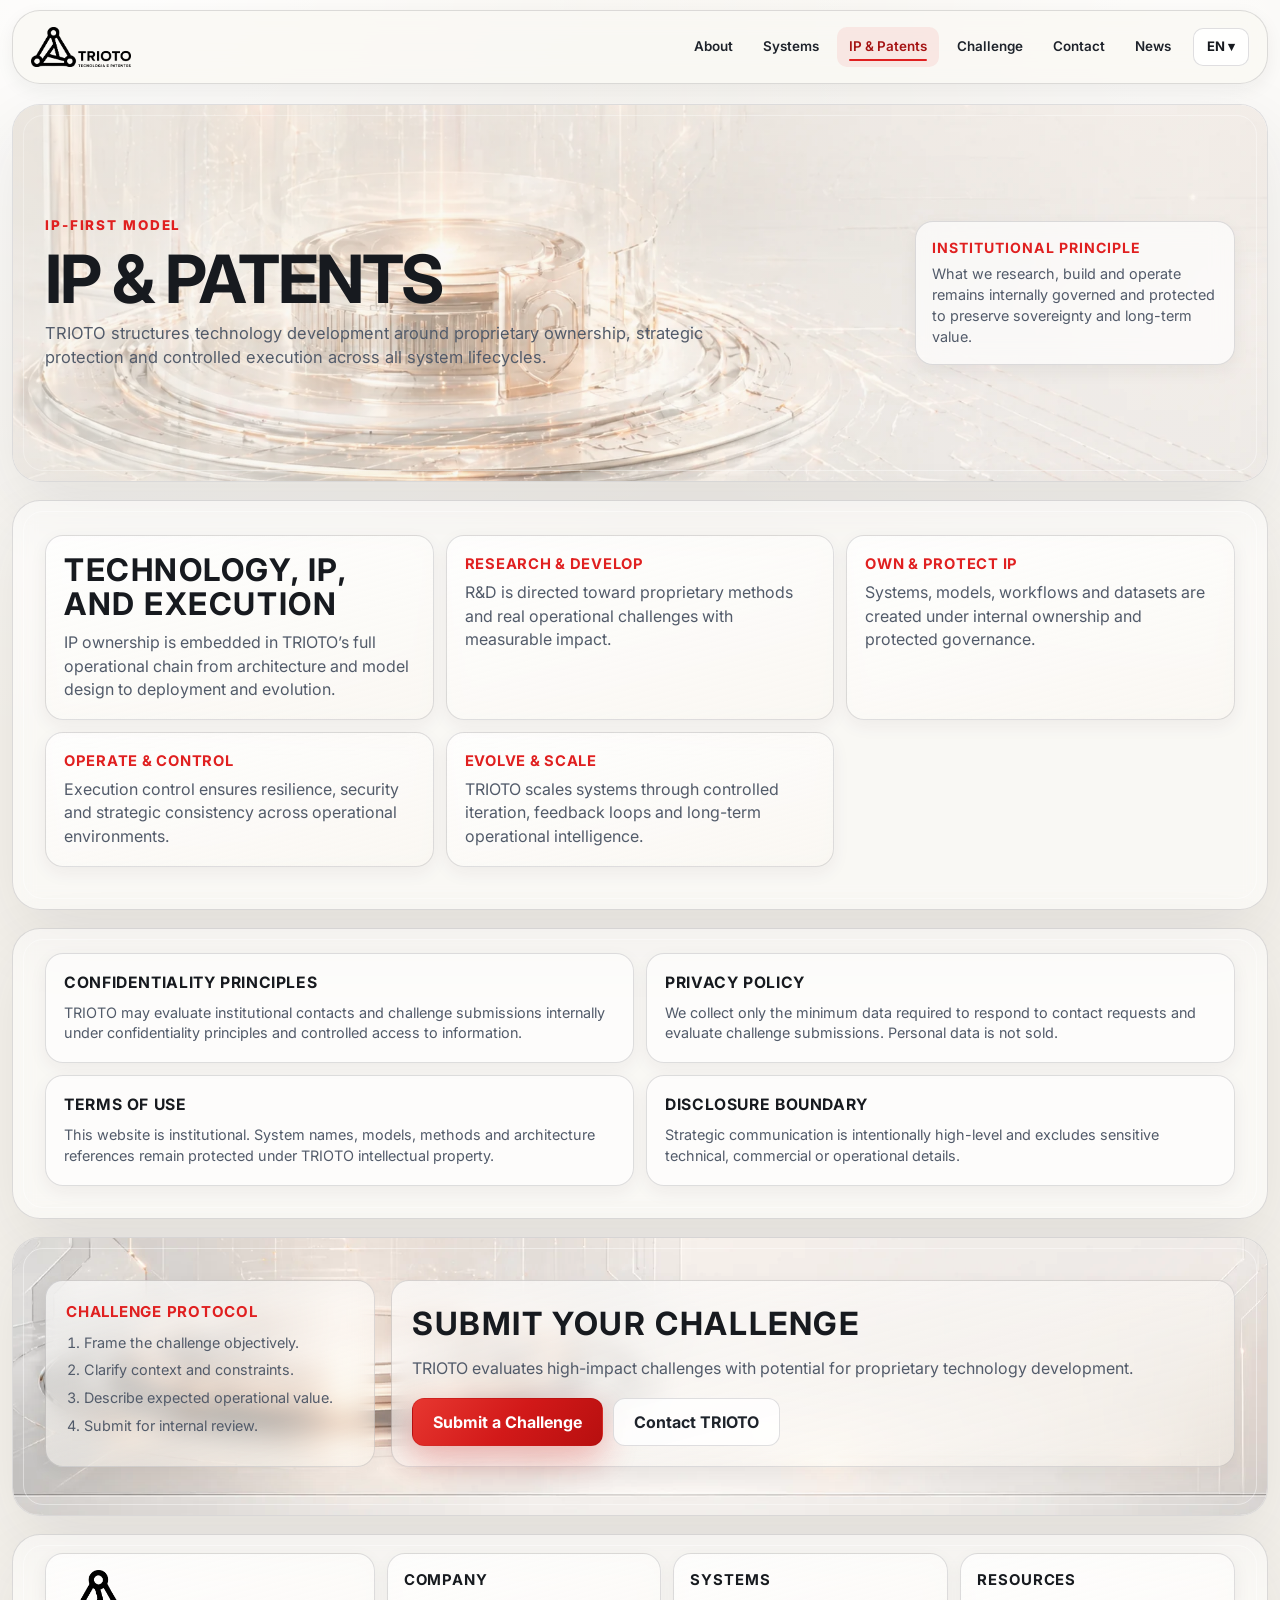
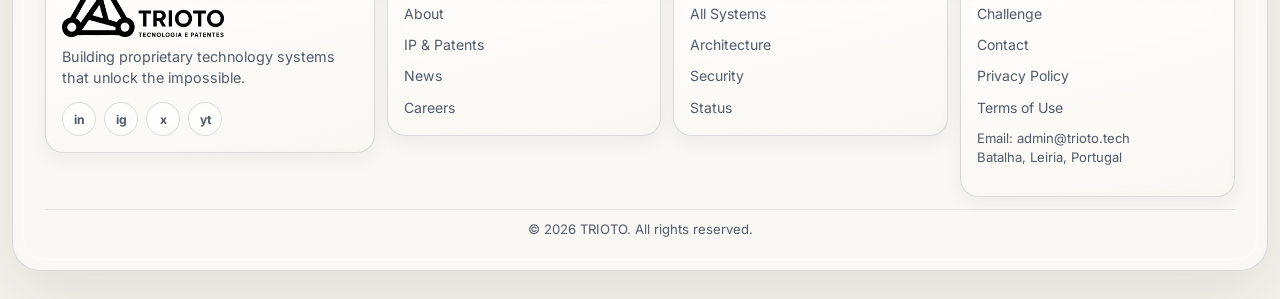
<file: ip-patents.html>
<!doctype html>
<html lang="en">
<head>
  <meta charset="utf-8">
  <meta name="viewport" content="width=device-width, initial-scale=1">
  <title>IP & Patents | TRIOTO Technology & Patents</title>
  <meta name="description" content="TRIOTO develops, owns and operates proprietary technology systems under an IP-first model.">
  <meta name="keywords" content="proprietary technology, intellectual property, technology systems, deep tech, AI, cybersecurity, operational platforms, TRIOTO">
  <meta name="robots" content="index, follow">

  <link rel="canonical" href="https://trioto.tech/ip-patents.html">
  <link rel="alternate" hreflang="en" href="https://trioto.tech/ip-patents.html">
  <link rel="alternate" hreflang="pt" href="https://trioto.tech/ip-patentes.html">
  <link rel="alternate" hreflang="x-default" href="https://trioto.tech/ip-patents.html">

  <link rel="icon" href="/assets/favicon.svg" type="image/svg+xml">
  <link rel="icon" href="/assets/favicon-32.png" sizes="32x32">
  <link rel="icon" href="/assets/favicon-16.png" sizes="16x16">
  <link rel="apple-touch-icon" href="/assets/apple-touch-icon.png">
  <link rel="manifest" href="/site.webmanifest">

  <meta property="og:title" content="IP & Patents | TRIOTO Technology & Patents">
  <meta property="og:description" content="IP-first strategy for proprietary systems, internal control and continuous execution.">
  <meta property="og:type" content="website">
  <meta property="og:url" content="https://trioto.tech/ip-patents.html">
  <meta property="og:image" content="https://trioto.tech/assets/backgrounds/04_challenge_footer_bg.png">
  <meta name="twitter:card" content="summary_large_image">
  <meta name="twitter:title" content="IP & Patents | TRIOTO Technology & Patents">
  <meta name="twitter:description" content="Ownership, protection and strategic operation of proprietary technology.">
  <meta name="twitter:image" content="https://trioto.tech/assets/backgrounds/04_challenge_footer_bg.png">

  <link rel="preconnect" href="https://fonts.googleapis.com">
  <link rel="preconnect" href="https://fonts.gstatic.com" crossorigin>
  <link href="https://fonts.googleapis.com/css2?family=Inter:wght@400;500;600;700;800&display=swap" rel="stylesheet">
  <link rel="stylesheet" href="assets/css/trioto-site.css?v=20260430r12">
</head>
<body>
  <a class="skip-link" href="#main">Skip to content</a>

  <header class="site-header">
    <div class="header-inner">
      <a class="brand-link" href="index.html" aria-label="TRIOTO home">
        <img class="brand-logo" src="assets/logo-trioto-horizontal-official-black.png" alt="TRIOTO">
        <span class="brand-text">
          <span class="brand-name">Technology & Intent</span>
          <span class="brand-tagline">Proprietary Systems</span>
        </span>
      </a>

      <button class="menu-toggle" type="button" aria-label="Open navigation" aria-expanded="false" aria-controls="primary-nav">☰</button>

      <nav class="primary-nav" id="primary-nav" aria-label="Primary">
        <a class="nav-link" href="about.html">About</a>
        <a class="nav-link" href="systems.html">Systems</a>
        <a class="nav-link" href="ip-patents.html" aria-current="page">IP &amp; Patents</a>
        <a class="nav-link" href="challenge.html">Challenge</a>
        <a class="nav-link" href="contact.html">Contact</a>
        <a class="nav-link" href="news.html">News</a>

        <details class="lang-switch">
          <summary>EN ▾</summary>
          <div class="lang-menu">
            <a href="ip-patents.html" aria-current="page">English</a>
            <a href="ip-patentes.html" lang="pt">Português</a>
          </div>
        </details>
      </nav>
    </div>
  </header>

  <main id="main">
    <section class="section-shell page-hero ip-hero">
      <div class="section-bg" aria-hidden="true"></div>
      <div class="page-hero-grid">
        <div class="reveal" data-reveal>
          <p class="eyebrow">IP-First Model</p>
          <h1 class="page-title">IP &amp; Patents</h1>
          <p class="page-lead">TRIOTO structures technology development around proprietary ownership, strategic protection and controlled execution across all system lifecycles.</p>
        </div>
        <aside class="page-badge reveal" data-reveal>
          <h2>Institutional Principle</h2>
          <p>What we research, build and operate remains internally governed and protected to preserve sovereignty and long-term value.</p>
        </aside>
      </div>
    </section>

    <section class="section-shell ip-section" id="architecture">
      <div class="section-container ip-grid">
        <article class="ip-lead reveal" data-reveal>
          <h2>Technology, IP, and execution</h2>
          <p>IP ownership is embedded in TRIOTO’s full operational chain from architecture and model design to deployment and evolution.</p>
        </article>
        <article class="ip-item reveal" data-reveal>
          <h3>Research &amp; Develop</h3>
          <p>R&amp;D is directed toward proprietary methods and real operational challenges with measurable impact.</p>
        </article>
        <article class="ip-item reveal" data-reveal>
          <h3>Own &amp; Protect IP</h3>
          <p>Systems, models, workflows and datasets are created under internal ownership and protected governance.</p>
        </article>
        <article class="ip-item reveal" data-reveal id="security">
          <h3>Operate &amp; Control</h3>
          <p>Execution control ensures resilience, security and strategic consistency across operational environments.</p>
        </article>
        <article class="ip-item reveal" data-reveal>
          <h3>Evolve &amp; Scale</h3>
          <p>TRIOTO scales systems through controlled iteration, feedback loops and long-term operational intelligence.</p>
        </article>
      </div>
    </section>

    <section class="section-shell legal-section">
      <div class="section-container legal-grid">
        <article class="legal-card reveal" data-reveal>
          <h3>Confidentiality Principles</h3>
          <p>TRIOTO may evaluate institutional contacts and challenge submissions internally under confidentiality principles and controlled access to information.</p>
        </article>
        <article class="legal-card reveal" data-reveal id="privacy-policy">
          <h3>Privacy Policy</h3>
          <p>We collect only the minimum data required to respond to contact requests and evaluate challenge submissions. Personal data is not sold.</p>
        </article>
        <article class="legal-card reveal" data-reveal id="terms-of-use">
          <h3>Terms of Use</h3>
          <p>This website is institutional. System names, models, methods and architecture references remain protected under TRIOTO intellectual property.</p>
        </article>
        <article class="legal-card reveal" data-reveal>
          <h3>Disclosure Boundary</h3>
          <p>Strategic communication is intentionally high-level and excludes sensitive technical, commercial or operational details.</p>
        </article>
      </div>
    </section>

    <section class="section-shell cta-section">
      <div class="section-bg" aria-hidden="true"></div>
      <div class="section-container challenge-grid">
        <article class="protocol-card reveal" data-reveal>
          <h3>Challenge Protocol</h3>
          <ol class="protocol-list">
            <li>Frame the challenge objectively.</li>
            <li>Clarify context and constraints.</li>
            <li>Describe expected operational value.</li>
            <li>Submit for internal review.</li>
          </ol>
        </article>

        <article class="challenge-card reveal" data-reveal>
          <h2>Submit your challenge</h2>
          <p>TRIOTO evaluates high-impact challenges with potential for proprietary technology development.</p>
          <div class="challenge-actions">
            <a class="btn btn-primary" href="challenge.html">Submit a Challenge</a>
            <a class="btn btn-secondary" href="contact.html">Contact TRIOTO</a>
          </div>
        </article>
      </div>
    </section>

    <footer class="section-shell site-footer">
      <div class="section-container">
        <div class="footer-grid">
          <article class="footer-card">
            <div class="footer-brand-row">
              <img class="footer-logo" src="assets/logo-trioto-horizontal-official-black.png" alt="TRIOTO">
            </div>
            <p>Building proprietary technology systems that unlock the impossible.</p>
            <div class="social-list">
              <span class="social-icon" aria-hidden="true">in</span>
              <span class="social-icon" aria-hidden="true">ig</span>
              <span class="social-icon" aria-hidden="true">x</span>
              <span class="social-icon" aria-hidden="true">yt</span>
            </div>
          </article>

          <section class="footer-column">
            <h3>Company</h3>
            <ul class="footer-links">
              <li><a class="footer-link" href="about.html">About</a></li>
              <li><a class="footer-link" href="ip-patents.html">IP &amp; Patents</a></li>
              <li><a class="footer-link" href="news.html">News</a></li>
              <li><a class="footer-link" href="news.html">Careers</a></li>
            </ul>
          </section>

          <section class="footer-column">
            <h3>Systems</h3>
            <ul class="footer-links">
              <li><a class="footer-link" href="systems.html">All Systems</a></li>
              <li><a class="footer-link" href="ip-patents.html#architecture">Architecture</a></li>
              <li><a class="footer-link" href="ip-patents.html#security">Security</a></li>
              <li><a class="footer-link" href="systems.html#systems-grid">Status</a></li>
            </ul>
          </section>

          <section class="footer-column">
            <h3>Resources</h3>
            <ul class="footer-links">
              <li><a class="footer-link" href="challenge.html">Challenge</a></li>
              <li><a class="footer-link" href="contact.html">Contact</a></li>
              <li><a class="footer-link" href="ip-patents.html#privacy-policy">Privacy Policy</a></li>
              <li><a class="footer-link" href="ip-patents.html#terms-of-use">Terms of Use</a></li>
            </ul>
            <p class="footer-meta">Email: admin@trioto.tech<br>Batalha, Leiria, Portugal</p>
          </section>
        </div>

        <p class="footer-bottom">© <span class="js-year"></span> TRIOTO. All rights reserved.</p>
      </div>
    </footer>
  </main>

  <script src="assets/js/trioto-site.js?v=20260428r5" defer></script>
</body>
</html>
</file>
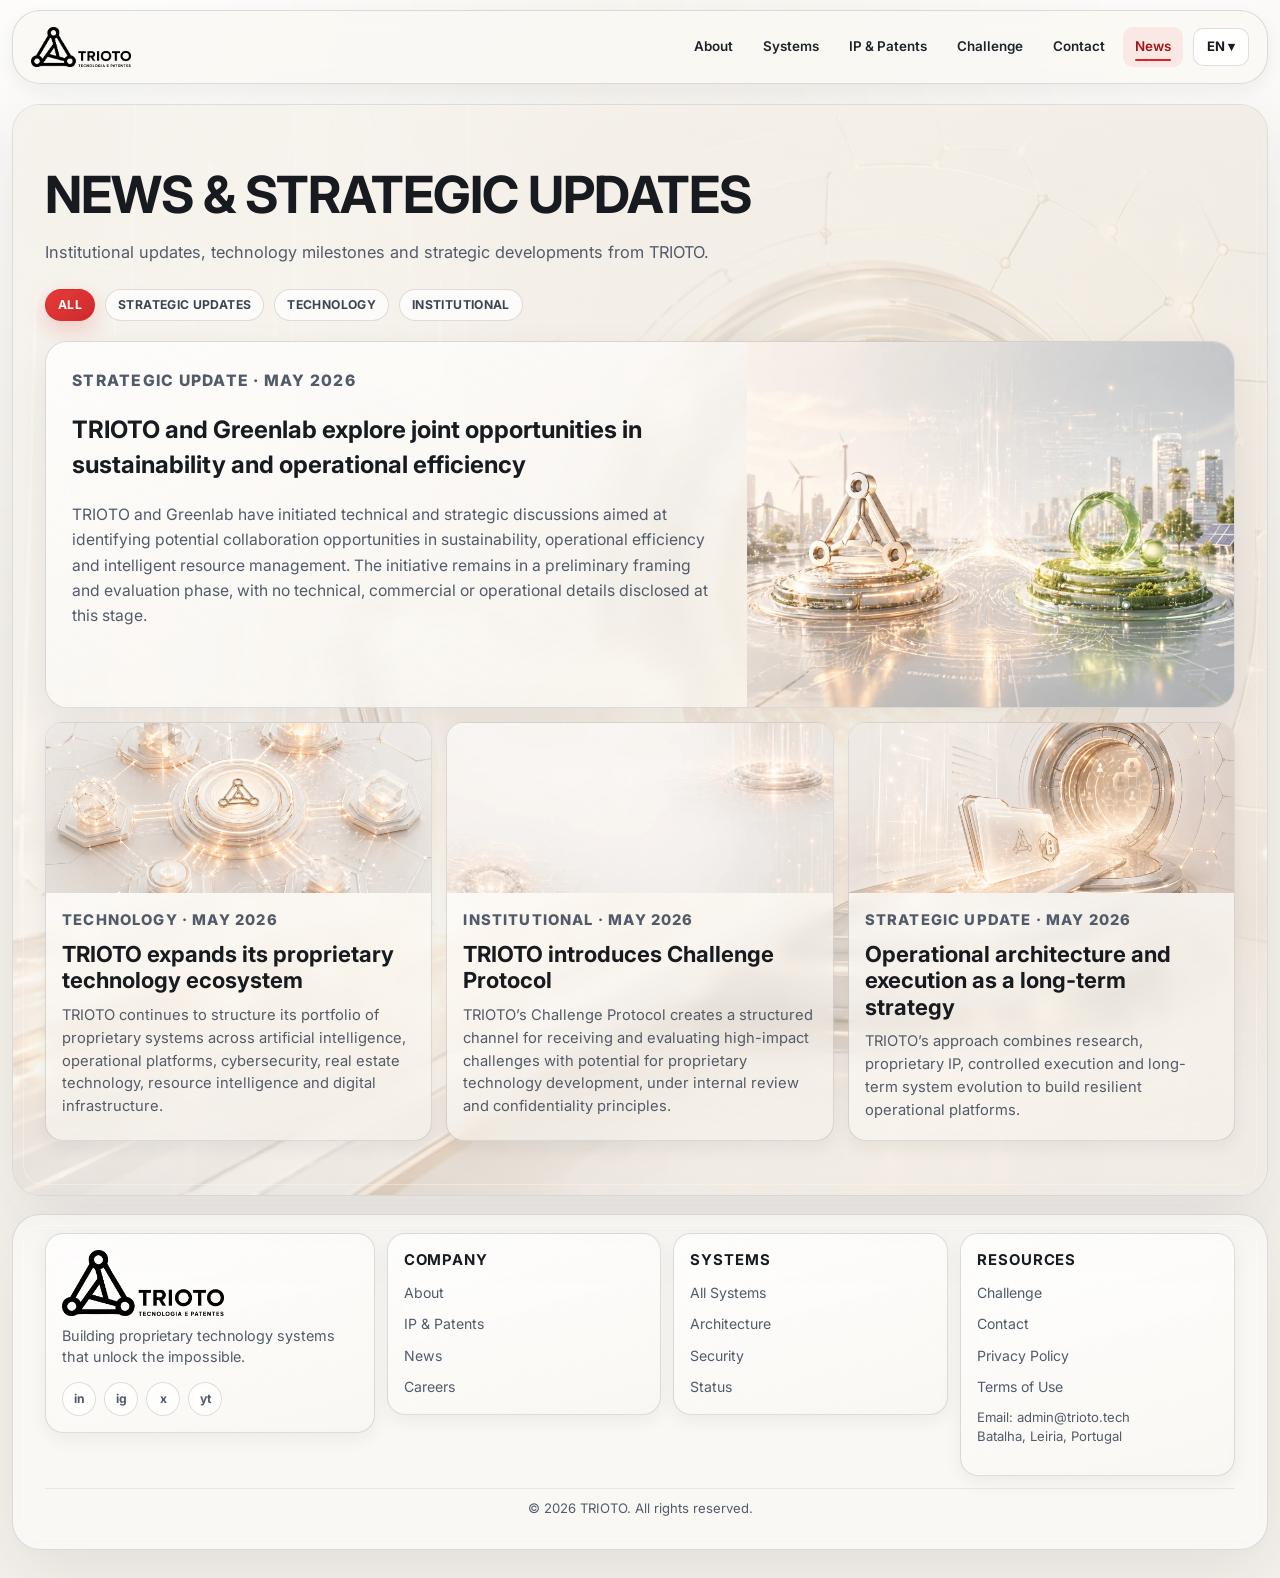
<file: news.html>
<!doctype html>
<html lang="en">
<head>
  <meta charset="utf-8">
  <meta name="viewport" content="width=device-width, initial-scale=1">
  <title>News & Strategic Updates | TRIOTO</title>
  <meta name="description" content="Institutional updates, technology milestones and strategic developments from TRIOTO Technology & Patents.">
  <meta name="keywords" content="proprietary technology, intellectual property, technology systems, deep tech, AI, cybersecurity, operational platforms, TRIOTO">
  <meta name="robots" content="index, follow">

  <link rel="canonical" href="https://trioto.tech/news.html">
  <link rel="alternate" hreflang="en" href="https://trioto.tech/news.html">
  <link rel="alternate" hreflang="pt" href="https://trioto.tech/noticias.html">
  <link rel="alternate" hreflang="x-default" href="https://trioto.tech/news.html">

  <link rel="icon" href="/assets/favicon.svg" type="image/svg+xml">
  <link rel="icon" href="/assets/favicon-32.png" sizes="32x32">
  <link rel="icon" href="/assets/favicon-16.png" sizes="16x16">
  <link rel="apple-touch-icon" href="/assets/apple-touch-icon.png">
  <link rel="manifest" href="/site.webmanifest">

  <meta property="og:title" content="News & Strategic Updates | TRIOTO">
  <meta property="og:description" content="Institutional updates, technology milestones and strategic developments from TRIOTO.">
  <meta property="og:type" content="website">
  <meta property="og:url" content="https://trioto.tech/news.html">
  <meta property="og:image" content="https://trioto.tech/assets/news/news-bg-light-tech.png">
  <meta name="twitter:card" content="summary_large_image">
  <meta name="twitter:title" content="News & Strategic Updates | TRIOTO">
  <meta name="twitter:description" content="Institutional updates and strategic developments from TRIOTO.">
  <meta name="twitter:image" content="https://trioto.tech/assets/news/news-bg-light-tech.png">

  <link rel="preconnect" href="https://fonts.googleapis.com">
  <link rel="preconnect" href="https://fonts.gstatic.com" crossorigin>
  <link href="https://fonts.googleapis.com/css2?family=Inter:wght@400;500;600;700;800&display=swap" rel="stylesheet">
  <link rel="stylesheet" href="assets/css/trioto-site.css?v=20260430r12">
</head>
<body class="news-page">
  <a class="skip-link" href="#main">Skip to content</a>

  <header class="site-header">
    <div class="header-inner">
      <a class="brand-link" href="index.html" aria-label="TRIOTO home">
        <img class="brand-logo" src="assets/logo-trioto-horizontal-official-black.png" alt="TRIOTO">
        <span class="brand-text">
          <span class="brand-name">Technology & Intent</span>
          <span class="brand-tagline">Proprietary Systems</span>
        </span>
      </a>

      <button class="menu-toggle" type="button" aria-label="Open navigation" aria-expanded="false" aria-controls="primary-nav">☰</button>

      <nav class="primary-nav" id="primary-nav" aria-label="Primary">
        <a class="nav-link" href="about.html">About</a>
        <a class="nav-link" href="systems.html">Systems</a>
        <a class="nav-link" href="ip-patents.html">IP &amp; Patents</a>
        <a class="nav-link" href="challenge.html">Challenge</a>
        <a class="nav-link" href="contact.html">Contact</a>
        <a class="nav-link" href="news.html" aria-current="page">News</a>

        <details class="lang-switch">
          <summary>EN ▾</summary>
          <div class="lang-menu">
            <a href="news.html" aria-current="page">English</a>
            <a href="noticias.html" lang="pt">Português</a>
          </div>
        </details>
      </nav>
    </div>
  </header>

  <main id="main">
    <section class="section-shell news-updates-section" id="news">
      <div class="section-bg" aria-hidden="true"></div>
      <div class="section-container">
        <h1 class="section-heading reveal" data-reveal>News &amp; Strategic Updates</h1>
        <p class="section-subheading reveal" data-reveal>Institutional updates, technology milestones and strategic developments from TRIOTO.</p>

        <div class="news-filter-row reveal" data-reveal aria-hidden="true">
          <span class="news-filter-chip is-active">All</span>
          <span class="news-filter-chip">Strategic Updates</span>
          <span class="news-filter-chip">Technology</span>
          <span class="news-filter-chip">Institutional</span>
        </div>

        <div class="news-layout reveal" data-reveal>
          <article class="news-feature-card">
            <div class="news-feature-content">
              <p class="news-kicker">Strategic Update · May 2026</p>
              <h2>TRIOTO and Greenlab explore joint opportunities in sustainability and operational efficiency</h2>
              <p>TRIOTO and Greenlab have initiated technical and strategic discussions aimed at identifying potential collaboration opportunities in sustainability, operational efficiency and intelligent resource management. The initiative remains in a preliminary framing and evaluation phase, with no technical, commercial or operational details disclosed at this stage.</p>
            </div>
            <div class="news-feature-media">
              <img src="assets/news/news-card-ecosystem.webp" alt="Strategic sustainability context visual">
            </div>
          </article>

          <div class="news-secondary-grid">
            <article class="news-mini-card">
              <img class="news-mini-media" src="assets/news/news-feature-greenlab.webp" alt="TRIOTO ecosystem growth visual">
              <div class="news-mini-content">
                <p class="news-kicker">Technology · May 2026</p>
                <h3>TRIOTO expands its proprietary technology ecosystem</h3>
                <p>TRIOTO continues to structure its portfolio of proprietary systems across artificial intelligence, operational platforms, cybersecurity, real estate technology, resource intelligence and digital infrastructure.</p>
              </div>
            </article>

            <article class="news-mini-card">
              <img class="news-mini-media" src="assets/news/news-card-challenge.webp" alt="TRIOTO challenge protocol visual">
              <div class="news-mini-content">
                <p class="news-kicker">Institutional · May 2026</p>
                <h3>TRIOTO introduces Challenge Protocol</h3>
                <p>TRIOTO’s Challenge Protocol creates a structured channel for receiving and evaluating high-impact challenges with potential for proprietary technology development, under internal review and confidentiality principles.</p>
              </div>
            </article>

            <article class="news-mini-card">
              <img class="news-mini-media" src="assets/news/news-bg-light-tech.webp" alt="Operational architecture visual">
              <div class="news-mini-content">
                <p class="news-kicker">Strategic Update · May 2026</p>
                <h3>Operational architecture and execution as a long-term strategy</h3>
                <p>TRIOTO’s approach combines research, proprietary IP, controlled execution and long-term system evolution to build resilient operational platforms.</p>
              </div>
            </article>
          </div>
        </div>
      </div>
    </section>

    <footer class="section-shell site-footer">
      <div class="section-container">
        <div class="footer-grid">
          <article class="footer-card">
            <div class="footer-brand-row">
              <img class="footer-logo" src="assets/logo-trioto-horizontal-official-black.png" alt="TRIOTO">
            </div>
            <p>Building proprietary technology systems that unlock the impossible.</p>
            <div class="social-list">
              <span class="social-icon" aria-hidden="true">in</span>
              <span class="social-icon" aria-hidden="true">ig</span>
              <span class="social-icon" aria-hidden="true">x</span>
              <span class="social-icon" aria-hidden="true">yt</span>
            </div>
          </article>

          <section class="footer-column">
            <h3>Company</h3>
            <ul class="footer-links">
              <li><a class="footer-link" href="about.html">About</a></li>
              <li><a class="footer-link" href="ip-patents.html">IP &amp; Patents</a></li>
              <li><a class="footer-link" href="news.html">News</a></li>
              <li><a class="footer-link" href="news.html">Careers</a></li>
            </ul>
          </section>

          <section class="footer-column">
            <h3>Systems</h3>
            <ul class="footer-links">
              <li><a class="footer-link" href="systems.html">All Systems</a></li>
              <li><a class="footer-link" href="ip-patents.html#architecture">Architecture</a></li>
              <li><a class="footer-link" href="ip-patents.html#security">Security</a></li>
              <li><a class="footer-link" href="systems.html#systems-grid">Status</a></li>
            </ul>
          </section>

          <section class="footer-column">
            <h3>Resources</h3>
            <ul class="footer-links">
              <li><a class="footer-link" href="challenge.html">Challenge</a></li>
              <li><a class="footer-link" href="contact.html">Contact</a></li>
              <li><a class="footer-link" href="ip-patents.html#privacy-policy">Privacy Policy</a></li>
              <li><a class="footer-link" href="ip-patents.html#terms-of-use">Terms of Use</a></li>
            </ul>
            <p class="footer-meta">Email: admin@trioto.tech<br>Batalha, Leiria, Portugal</p>
          </section>
        </div>

        <p class="footer-bottom">© <span class="js-year"></span> TRIOTO. All rights reserved.</p>
      </div>
    </footer>
  </main>

  <script src="assets/js/trioto-site.js?v=20260428r5" defer></script>
</body>
</html>
</file>
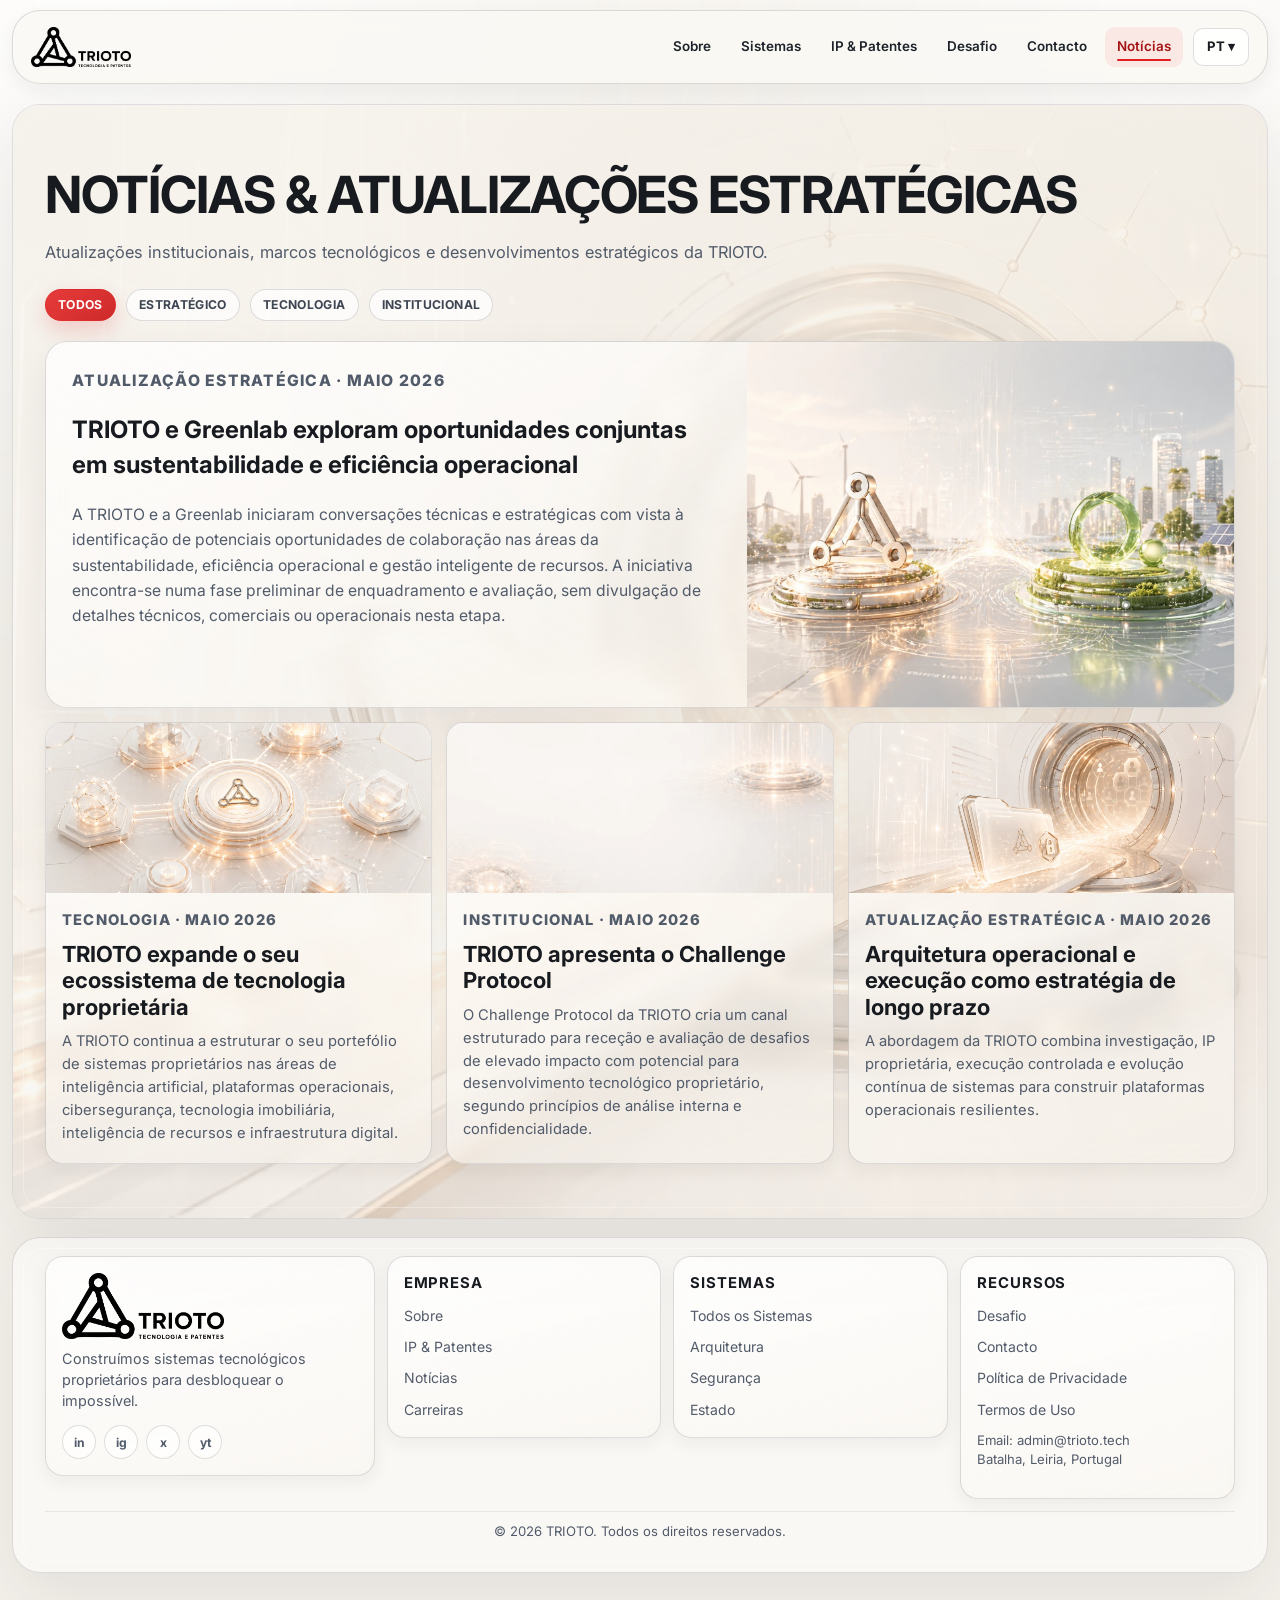
<file: noticias.html>
<!doctype html>
<html lang="pt">
<head>
  <meta charset="utf-8">
  <meta name="viewport" content="width=device-width, initial-scale=1">
  <title>Notícias & Atualizações Estratégicas | TRIOTO</title>
  <meta name="description" content="Atualizações institucionais, marcos tecnológicos e desenvolvimentos estratégicos da TRIOTO Tecnologia & Patentes.">
  <meta name="keywords" content="tecnologia proprietária, propriedade intelectual, sistemas tecnológicos, deep tech, IA, cibersegurança, plataformas operacionais, TRIOTO">
  <meta name="robots" content="index, follow">

  <link rel="canonical" href="https://trioto.tech/noticias.html">
  <link rel="alternate" hreflang="en" href="https://trioto.tech/news.html">
  <link rel="alternate" hreflang="pt" href="https://trioto.tech/noticias.html">
  <link rel="alternate" hreflang="x-default" href="https://trioto.tech/news.html">

  <link rel="icon" href="/assets/favicon.svg" type="image/svg+xml">
  <link rel="icon" href="/assets/favicon-32.png" sizes="32x32">
  <link rel="icon" href="/assets/favicon-16.png" sizes="16x16">
  <link rel="apple-touch-icon" href="/assets/apple-touch-icon.png">
  <link rel="manifest" href="/site.webmanifest">

  <meta property="og:title" content="Notícias & Atualizações Estratégicas | TRIOTO">
  <meta property="og:description" content="Atualizações institucionais, marcos tecnológicos e desenvolvimentos estratégicos da TRIOTO.">
  <meta property="og:type" content="website">
  <meta property="og:url" content="https://trioto.tech/noticias.html">
  <meta property="og:image" content="https://trioto.tech/assets/news/news-bg-light-tech.png">
  <meta name="twitter:card" content="summary_large_image">
  <meta name="twitter:title" content="Notícias & Atualizações Estratégicas | TRIOTO">
  <meta name="twitter:description" content="Atualizações institucionais e desenvolvimentos estratégicos da TRIOTO.">
  <meta name="twitter:image" content="https://trioto.tech/assets/news/news-bg-light-tech.png">

  <link rel="preconnect" href="https://fonts.googleapis.com">
  <link rel="preconnect" href="https://fonts.gstatic.com" crossorigin>
  <link href="https://fonts.googleapis.com/css2?family=Inter:wght@400;500;600;700;800&display=swap" rel="stylesheet">
  <link rel="stylesheet" href="assets/css/trioto-site.css?v=20260430r12">
</head>
<body class="news-page">
  <a class="skip-link" href="#main">Saltar para o conteúdo</a>

  <header class="site-header">
    <div class="header-inner">
      <a class="brand-link" href="index-pt.html" aria-label="Início TRIOTO">
        <img class="brand-logo" src="assets/logo-trioto-horizontal-official-black.png" alt="TRIOTO">
        <span class="brand-text">
          <span class="brand-name">Technology & Intent</span>
          <span class="brand-tagline">Sistemas Proprietários</span>
        </span>
      </a>

      <button class="menu-toggle" type="button" aria-label="Abrir navegação" aria-expanded="false" aria-controls="primary-nav">☰</button>

      <nav class="primary-nav" id="primary-nav" aria-label="Primária">
        <a class="nav-link" href="sobre.html">Sobre</a>
        <a class="nav-link" href="sistemas.html">Sistemas</a>
        <a class="nav-link" href="ip-patentes.html">IP &amp; Patentes</a>
        <a class="nav-link" href="desafio.html">Desafio</a>
        <a class="nav-link" href="contacto.html">Contacto</a>
        <a class="nav-link" href="noticias.html" aria-current="page">Notícias</a>

        <details class="lang-switch">
          <summary>PT ▾</summary>
          <div class="lang-menu">
            <a href="noticias.html" aria-current="page">Português</a>
            <a href="news.html" lang="en">English</a>
          </div>
        </details>
      </nav>
    </div>
  </header>

  <main id="main">
    <section class="section-shell news-updates-section" id="noticias">
      <div class="section-bg" aria-hidden="true"></div>
      <div class="section-container">
        <h1 class="section-heading reveal" data-reveal>Notícias &amp; Atualizações Estratégicas</h1>
        <p class="section-subheading reveal" data-reveal>Atualizações institucionais, marcos tecnológicos e desenvolvimentos estratégicos da TRIOTO.</p>

        <div class="news-filter-row reveal" data-reveal aria-hidden="true">
          <span class="news-filter-chip is-active">Todos</span>
          <span class="news-filter-chip">Estratégico</span>
          <span class="news-filter-chip">Tecnologia</span>
          <span class="news-filter-chip">Institucional</span>
        </div>

        <div class="news-layout reveal" data-reveal>
          <article class="news-feature-card">
            <div class="news-feature-content">
              <p class="news-kicker">Atualização Estratégica · Maio 2026</p>
              <h2>TRIOTO e Greenlab exploram oportunidades conjuntas em sustentabilidade e eficiência operacional</h2>
              <p>A TRIOTO e a Greenlab iniciaram conversações técnicas e estratégicas com vista à identificação de potenciais oportunidades de colaboração nas áreas da sustentabilidade, eficiência operacional e gestão inteligente de recursos. A iniciativa encontra-se numa fase preliminar de enquadramento e avaliação, sem divulgação de detalhes técnicos, comerciais ou operacionais nesta etapa.</p>
            </div>
            <div class="news-feature-media">
              <img src="assets/news/news-card-ecosystem.webp" alt="Visual de contexto estratégico e sustentabilidade">
            </div>
          </article>

          <div class="news-secondary-grid">
            <article class="news-mini-card">
              <img class="news-mini-media" src="assets/news/news-feature-greenlab.webp" alt="Visual de crescimento do ecossistema TRIOTO">
              <div class="news-mini-content">
                <p class="news-kicker">Tecnologia · Maio 2026</p>
                <h3>TRIOTO expande o seu ecossistema de tecnologia proprietária</h3>
                <p>A TRIOTO continua a estruturar o seu portefólio de sistemas proprietários nas áreas de inteligência artificial, plataformas operacionais, cibersegurança, tecnologia imobiliária, inteligência de recursos e infraestrutura digital.</p>
              </div>
            </article>

            <article class="news-mini-card">
              <img class="news-mini-media" src="assets/news/news-card-challenge.webp" alt="Visual do challenge protocol TRIOTO">
              <div class="news-mini-content">
                <p class="news-kicker">Institucional · Maio 2026</p>
                <h3>TRIOTO apresenta o Challenge Protocol</h3>
                <p>O Challenge Protocol da TRIOTO cria um canal estruturado para receção e avaliação de desafios de elevado impacto com potencial para desenvolvimento tecnológico proprietário, segundo princípios de análise interna e confidencialidade.</p>
              </div>
            </article>

            <article class="news-mini-card">
              <img class="news-mini-media" src="assets/news/news-bg-light-tech.webp" alt="Visual de arquitetura operacional">
              <div class="news-mini-content">
                <p class="news-kicker">Atualização Estratégica · Maio 2026</p>
                <h3>Arquitetura operacional e execução como estratégia de longo prazo</h3>
                <p>A abordagem da TRIOTO combina investigação, IP proprietária, execução controlada e evolução contínua de sistemas para construir plataformas operacionais resilientes.</p>
              </div>
            </article>
          </div>
        </div>
      </div>
    </section>

    <footer class="section-shell site-footer">
      <div class="section-container">
        <div class="footer-grid">
          <article class="footer-card">
            <div class="footer-brand-row">
              <img class="footer-logo" src="assets/logo-trioto-horizontal-official-black.png" alt="TRIOTO">
            </div>
            <p>Construímos sistemas tecnológicos proprietários para desbloquear o impossível.</p>
            <div class="social-list">
              <span class="social-icon" aria-hidden="true">in</span>
              <span class="social-icon" aria-hidden="true">ig</span>
              <span class="social-icon" aria-hidden="true">x</span>
              <span class="social-icon" aria-hidden="true">yt</span>
            </div>
          </article>

          <section class="footer-column">
            <h3>Empresa</h3>
            <ul class="footer-links">
              <li><a class="footer-link" href="sobre.html">Sobre</a></li>
              <li><a class="footer-link" href="ip-patentes.html">IP &amp; Patentes</a></li>
              <li><a class="footer-link" href="noticias.html">Notícias</a></li>
              <li><a class="footer-link" href="noticias.html">Carreiras</a></li>
            </ul>
          </section>

          <section class="footer-column">
            <h3>Sistemas</h3>
            <ul class="footer-links">
              <li><a class="footer-link" href="sistemas.html">Todos os Sistemas</a></li>
              <li><a class="footer-link" href="ip-patentes.html#arquitetura">Arquitetura</a></li>
              <li><a class="footer-link" href="ip-patentes.html#seguranca">Segurança</a></li>
              <li><a class="footer-link" href="sistemas.html#systems-grid">Estado</a></li>
            </ul>
          </section>

          <section class="footer-column">
            <h3>Recursos</h3>
            <ul class="footer-links">
              <li><a class="footer-link" href="desafio.html">Desafio</a></li>
              <li><a class="footer-link" href="contacto.html">Contacto</a></li>
              <li><a class="footer-link" href="ip-patentes.html#politica-privacidade">Política de Privacidade</a></li>
              <li><a class="footer-link" href="ip-patentes.html#termos-uso">Termos de Uso</a></li>
            </ul>
            <p class="footer-meta">Email: admin@trioto.tech<br>Batalha, Leiria, Portugal</p>
          </section>
        </div>

        <p class="footer-bottom">© <span class="js-year"></span> TRIOTO. Todos os direitos reservados.</p>
      </div>
    </footer>
  </main>

  <script src="assets/js/trioto-site.js?v=20260428r5" defer></script>
</body>
</html>
</file>
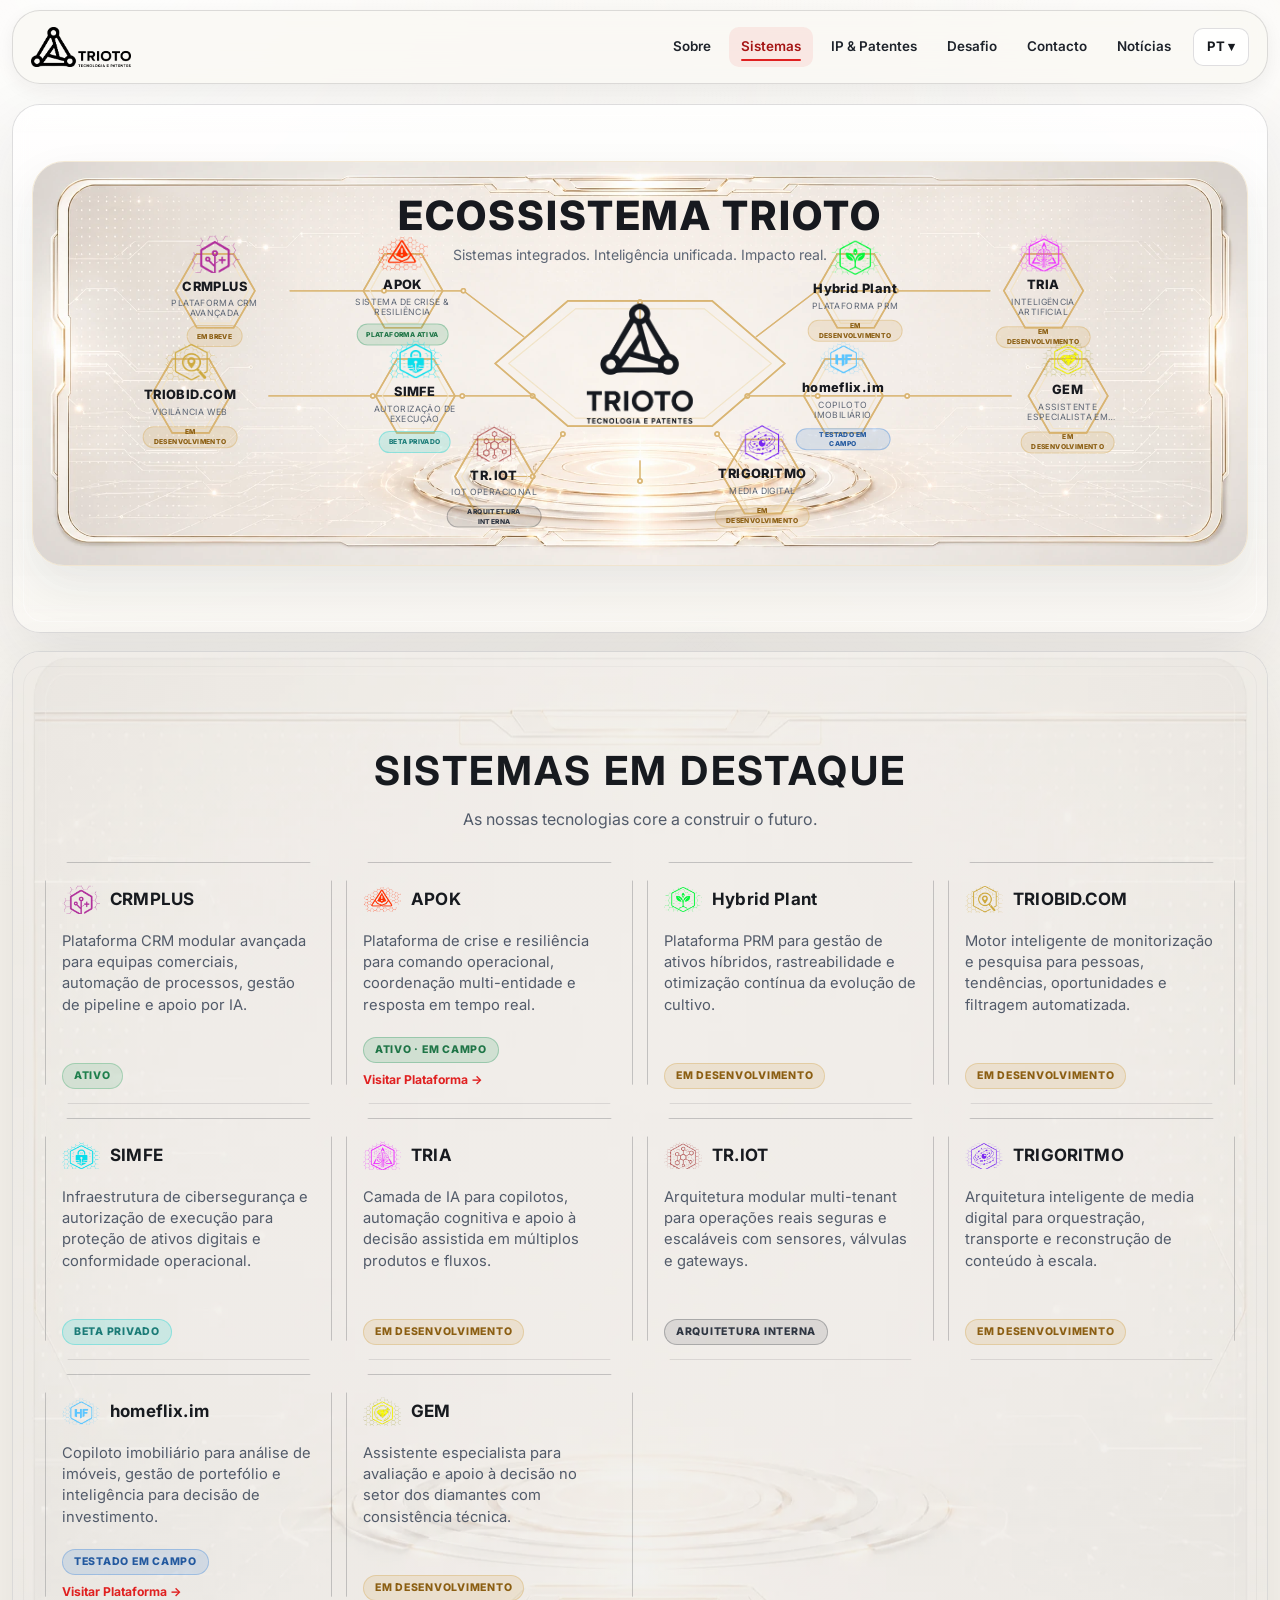
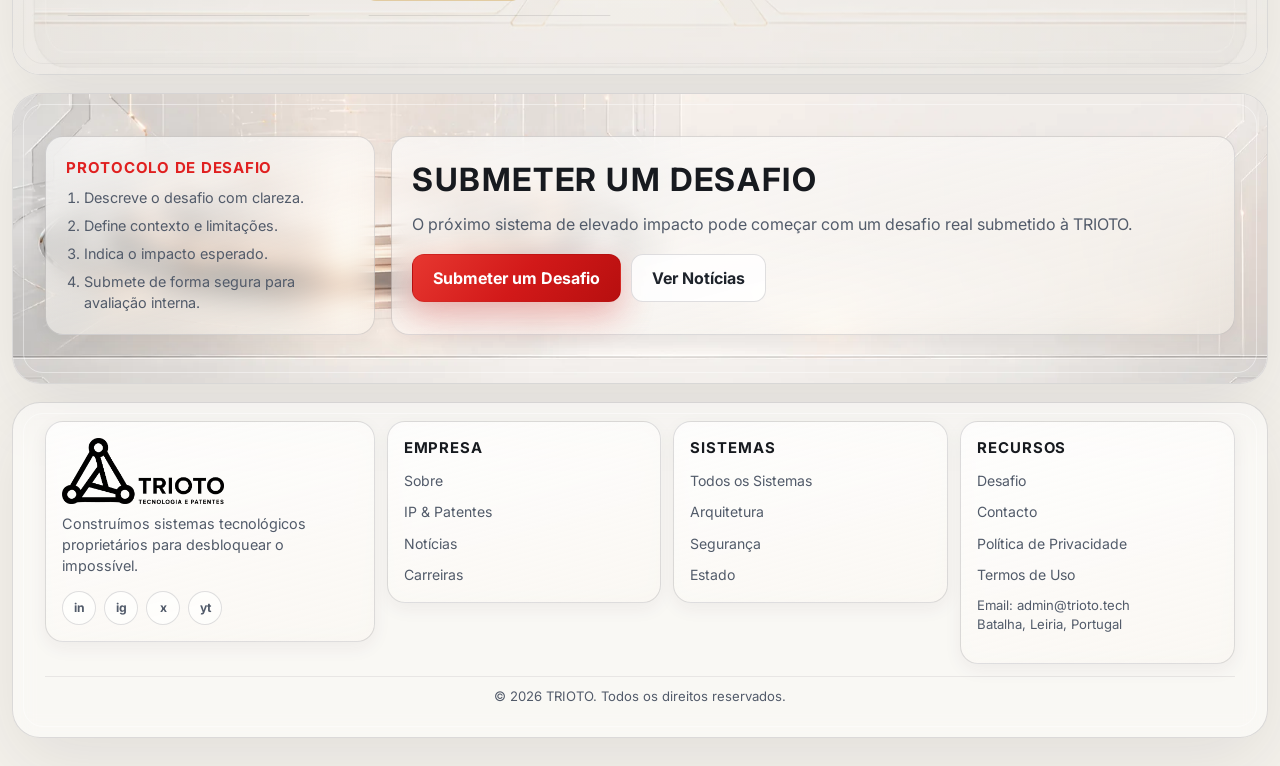
<file: sistemas.html>
<!doctype html>
<html lang="pt">
<head>
  <meta charset="utf-8">
  <meta name="viewport" content="width=device-width, initial-scale=1">
  <title>Sistemas | TRIOTO Tecnologia & Patentes</title>
  <meta name="description" content="Explora o ecossistema de tecnologia proprietária da TRIOTO, incluindo plataformas operacionais, sistemas de IA, infraestrutura de cibersegurança e produtos de inteligência digital.">
  <meta name="keywords" content="tecnologia proprietária, propriedade intelectual, sistemas tecnológicos, deep tech, IA, cibersegurança, plataformas operacionais, TRIOTO">
  <meta name="robots" content="index, follow">

  <link rel="canonical" href="https://trioto.tech/sistemas.html">
  <link rel="alternate" hreflang="en" href="https://trioto.tech/systems.html">
  <link rel="alternate" hreflang="pt" href="https://trioto.tech/sistemas.html">
  <link rel="alternate" hreflang="x-default" href="https://trioto.tech/systems.html">

  <link rel="icon" href="/assets/favicon.svg" type="image/svg+xml">
  <link rel="icon" href="/assets/favicon-32.png" sizes="32x32">
  <link rel="icon" href="/assets/favicon-16.png" sizes="16x16">
  <link rel="apple-touch-icon" href="/assets/apple-touch-icon.png">
  <link rel="manifest" href="/site.webmanifest">

  <meta property="og:title" content="Sistemas | TRIOTO Tecnologia & Patentes">
  <meta property="og:description" content="Sistemas integrados, arquitetura proprietária e execução em contexto real no ecossistema TRIOTO.">
  <meta property="og:type" content="website">
  <meta property="og:url" content="https://trioto.tech/sistemas.html">
  <meta property="og:image" content="https://trioto.tech/assets/ecosystem/ecosystem-reference-full.png">
  <meta name="twitter:card" content="summary_large_image">
  <meta name="twitter:title" content="Sistemas | TRIOTO Tecnologia & Patentes">
  <meta name="twitter:description" content="Descobre o ecossistema de sistemas proprietários da TRIOTO.">
  <meta name="twitter:image" content="https://trioto.tech/assets/ecosystem/ecosystem-reference-full.png">

  <link rel="preconnect" href="https://fonts.googleapis.com">
  <link rel="preconnect" href="https://fonts.gstatic.com" crossorigin>
  <link href="https://fonts.googleapis.com/css2?family=Inter:wght@400;500;600;700;800&display=swap" rel="stylesheet">
  <link rel="stylesheet" href="assets/css/trioto-site.css?v=20260430r12">
</head>
<body class="systems-page">
  <a class="skip-link" href="#main">Saltar para o conteúdo</a>

  <header class="site-header">
    <div class="header-inner">
      <a class="brand-link" href="index-pt.html" aria-label="Início TRIOTO">
        <img class="brand-logo" src="assets/logo-trioto-horizontal-official-black.png" alt="TRIOTO">
        <span class="brand-text">
          <span class="brand-name">Technology & Intent</span>
          <span class="brand-tagline">Sistemas Proprietários</span>
        </span>
      </a>

      <button class="menu-toggle" type="button" aria-label="Abrir navegação" aria-expanded="false" aria-controls="primary-nav">☰</button>

      <nav class="primary-nav" id="primary-nav" aria-label="Primária">
        <a class="nav-link" href="sobre.html">Sobre</a>
        <a class="nav-link" href="sistemas.html" aria-current="page">Sistemas</a>
        <a class="nav-link" href="ip-patentes.html">IP &amp; Patentes</a>
        <a class="nav-link" href="desafio.html">Desafio</a>
        <a class="nav-link" href="contacto.html">Contacto</a>
        <a class="nav-link" href="noticias.html">Notícias</a>

        <details class="lang-switch">
          <summary>PT ▾</summary>
          <div class="lang-menu">
            <a href="sistemas.html" aria-current="page">Português</a>
            <a href="systems.html" lang="en">English</a>
          </div>
        </details>
      </nav>
    </div>
  </header>

  <main id="main">
    <section class="section-shell ecosystem-section" id="sistemas">
      <div class="section-bg" aria-hidden="true"></div>
      <div class="section-container">
        <h1 class="visually-hidden">Ecossistema TRIOTO</h1>
        <section class="ecosystem-panel reveal" data-reveal aria-label="Mapa do ecossistema TRIOTO">
          <img class="ecosystem-bg" src="assets/backgrounds/ecosystem-background.webp" alt="" aria-hidden="true">
          <img class="ecosystem-overlay" src="assets/overlays/ecosystem-hex-overlay.svg" alt="" aria-hidden="true">

          <div class="ecosystem-header">
            <h2>ECOSSISTEMA TRIOTO</h2>
            <p>Sistemas integrados. Inteligência unificada. Impacto real.</p>
          </div>

          <div class="ecosystem-map" aria-hidden="false">
            <article class="ecosystem-node ecosystem-node--center" data-system="trioto">
              <img src="assets/logos-official/logo-trioto-brand-black.png" alt="TRIOTO">
            </article>

            <article class="ecosystem-node node-crmplus">
              <img src="assets/logos-official/logo-crmplus-symbol.png" alt="CRMPLUS">
              <h3>CRMPLUS</h3>
              <p>Plataforma CRM Avançada</p>
              <span class="status-chip development">Em Breve</span>
            </article>

            <article class="ecosystem-node node-apok">
              <img src="assets/logos-official/logo-apok-symbol.png" alt="APOK">
              <h3>APOK</h3>
              <p>Sistema de Crise &amp; Resiliência</p>
              <span class="status-chip field-active">Plataforma Ativa</span>
            </article>

            <article class="ecosystem-node node-hybrid">
              <img src="assets/logos-official/logo-hybridplant-symbol.png" alt="Hybrid Plant">
              <h3>Hybrid Plant</h3>
              <p>Plataforma PRM</p>
              <span class="status-chip development">Em Desenvolvimento</span>
            </article>

            <article class="ecosystem-node node-tria">
              <img src="assets/logos-official/logo-tria-symbol.png" alt="TRIA">
              <h3>TRIA</h3>
              <p>Inteligência Artificial</p>
              <span class="status-chip development">Em Desenvolvimento</span>
            </article>

            <article class="ecosystem-node node-triobid">
              <img src="assets/logos-official/logo-triobid-symbol.png" alt="TRIOBID.COM">
              <h3>TRIOBID.COM</h3>
              <p>Vigilância Web</p>
              <span class="status-chip development">Em Desenvolvimento</span>
            </article>

            <article class="ecosystem-node node-simfe">
              <img src="assets/logos-official/logo-simfe-symbol.png" alt="SIMFE">
              <h3>SIMFE</h3>
              <p>Autorização de Execução</p>
              <span class="status-chip private-beta">Beta Privado</span>
            </article>

            <article class="ecosystem-node node-homeflix">
              <img src="assets/logos-official/logo-homeflix-symbol.png" alt="homeflix.im">
              <h3>homeflix.im</h3>
              <p>Copiloto Imobiliário</p>
              <span class="status-chip field-tested">Testado em Campo</span>
            </article>

            <article class="ecosystem-node node-gem">
              <img src="assets/logos-official/logo-gem-symbol.png" alt="GEM">
              <h3>GEM</h3>
              <p>Assistente Especialista em Diamantes</p>
              <span class="status-chip development">Em Desenvolvimento</span>
            </article>

            <article class="ecosystem-node node-triot">
              <img src="assets/logos-official/logo-triot-symbol.png" alt="TR.IOT">
              <h3>TR.IOT</h3>
              <p>IoT Operacional</p>
              <span class="status-chip internal">Arquitetura Interna</span>
            </article>

            <article class="ecosystem-node node-trigoritmo">
              <img src="assets/logos-official/logo-trigoritmo-symbol.png" alt="TRIGORITMO">
              <h3>TRIGORITMO</h3>
              <p>Media Digital</p>
              <span class="status-chip development">Em Desenvolvimento</span>
            </article>
          </div>

          <div class="ecosystem-mobile-grid" aria-label="Lista de sistemas do ecossistema TRIOTO">
            <article class="ecosystem-mobile-card">
              <img src="assets/logos-official/logo-crmplus-symbol.png" alt="CRMPLUS">
              <h3>CRMPLUS</h3>
              <p>Plataforma CRM Avançada</p>
              <span class="status-chip development">Em Breve</span>
            </article>
            <article class="ecosystem-mobile-card">
              <img src="assets/logos-official/logo-apok-symbol.png" alt="APOK">
              <h3>APOK</h3>
              <p>Sistema de Crise &amp; Resiliência</p>
              <span class="status-chip field-active">Plataforma Ativa</span>
            </article>
            <article class="ecosystem-mobile-card">
              <img src="assets/logos-official/logo-hybridplant-symbol.png" alt="Hybrid Plant">
              <h3>Hybrid Plant</h3>
              <p>Plataforma PRM</p>
              <span class="status-chip development">Em Desenvolvimento</span>
            </article>
            <article class="ecosystem-mobile-card">
              <img src="assets/logos-official/logo-tria-symbol.png" alt="TRIA">
              <h3>TRIA</h3>
              <p>Inteligência Artificial</p>
              <span class="status-chip development">Em Desenvolvimento</span>
            </article>
            <article class="ecosystem-mobile-card">
              <img src="assets/logos-official/logo-triobid-symbol.png" alt="TRIOBID.COM">
              <h3>TRIOBID.COM</h3>
              <p>Vigilância Web</p>
              <span class="status-chip development">Em Desenvolvimento</span>
            </article>
            <article class="ecosystem-mobile-card">
              <img src="assets/logos-official/logo-simfe-symbol.png" alt="SIMFE">
              <h3>SIMFE</h3>
              <p>Autorização de Execução</p>
              <span class="status-chip private-beta">Beta Privado</span>
            </article>
            <article class="ecosystem-mobile-card">
              <img src="assets/logos-official/logo-homeflix-symbol.png" alt="homeflix.im">
              <h3>homeflix.im</h3>
              <p>Copiloto Imobiliário</p>
              <span class="status-chip field-tested">Testado em Campo</span>
            </article>
            <article class="ecosystem-mobile-card">
              <img src="assets/logos-official/logo-gem-symbol.png" alt="GEM">
              <h3>GEM</h3>
              <p>Assistente Especialista em Diamantes</p>
              <span class="status-chip development">Em Desenvolvimento</span>
            </article>
            <article class="ecosystem-mobile-card">
              <img src="assets/logos-official/logo-triot-symbol.png" alt="TR.IOT">
              <h3>TR.IOT</h3>
              <p>IoT Operacional</p>
              <span class="status-chip internal">Arquitetura Interna</span>
            </article>
            <article class="ecosystem-mobile-card">
              <img src="assets/logos-official/logo-trigoritmo-symbol.png" alt="TRIGORITMO">
              <h3>TRIGORITMO</h3>
              <p>Media Digital</p>
              <span class="status-chip development">Em Desenvolvimento</span>
            </article>
          </div>
        </section>
      </div>
    </section>

    <section class="section-shell featured-section">
      <div class="section-bg" aria-hidden="true"></div>
      <div class="section-container">
        <h2 class="section-heading reveal" data-reveal>Sistemas em Destaque</h2>
        <p class="section-subheading reveal" data-reveal>As nossas tecnologias core a construir o futuro.</p>

        <div class="featured-grid reveal" data-reveal id="systems-grid">
          <article class="system-card">
            <header class="system-head">
              <img class="system-logo" src="assets/logos-official/logo-crmplus-symbol.png" alt="CRMPLUS">
              <h3 class="system-name">CRMPLUS</h3>
            </header>
            <p class="system-copy">Plataforma CRM modular avançada para equipas comerciais, automação de processos, gestão de pipeline e apoio por IA.</p>
            <span class="status-chip active">Ativo</span>
          </article>

          <article class="system-card">
            <header class="system-head">
              <img class="system-logo" src="assets/logos-official/logo-apok-symbol.png" alt="APOK">
              <h3 class="system-name">APOK</h3>
            </header>
            <p class="system-copy">Plataforma de crise e resiliência para comando operacional, coordenação multi-entidade e resposta em tempo real.</p>
            <span class="status-chip field-active">Ativo · Em campo</span>
            <a class="system-link" href="https://www.apokaliptika.com/" target="_blank" rel="noopener">Visitar Plataforma</a>
          </article>

          <article class="system-card">
            <header class="system-head">
              <img class="system-logo" src="assets/logos-official/logo-hybridplant-symbol.png" alt="Hybrid Plant">
              <h3 class="system-name">Hybrid Plant</h3>
            </header>
            <p class="system-copy">Plataforma PRM para gestão de ativos híbridos, rastreabilidade e otimização contínua da evolução de cultivo.</p>
            <span class="status-chip development">Em desenvolvimento</span>
          </article>

          <article class="system-card">
            <header class="system-head">
              <img class="system-logo" src="assets/logos-official/logo-triobid-symbol.png" alt="TRIOBID.COM">
              <h3 class="system-name">TRIOBID.COM</h3>
            </header>
            <p class="system-copy">Motor inteligente de monitorização e pesquisa para pessoas, tendências, oportunidades e filtragem automatizada.</p>
            <span class="status-chip development">Em desenvolvimento</span>
          </article>

          <article class="system-card">
            <header class="system-head">
              <img class="system-logo" src="assets/logos-official/logo-simfe-symbol.png" alt="SIMFE">
              <h3 class="system-name">SIMFE</h3>
            </header>
            <p class="system-copy">Infraestrutura de cibersegurança e autorização de execução para proteção de ativos digitais e conformidade operacional.</p>
            <span class="status-chip private-beta">Beta privado</span>
          </article>

          <article class="system-card">
            <header class="system-head">
              <img class="system-logo" src="assets/logos-official/logo-tria-symbol.png" alt="TRIA">
              <h3 class="system-name">TRIA</h3>
            </header>
            <p class="system-copy">Camada de IA para copilotos, automação cognitiva e apoio à decisão assistida em múltiplos produtos e fluxos.</p>
            <span class="status-chip development">Em desenvolvimento</span>
          </article>

          <article class="system-card">
            <header class="system-head">
              <img class="system-logo" src="assets/logos-official/logo-triot-symbol.png" alt="TR.IOT">
              <h3 class="system-name">TR.IOT</h3>
            </header>
            <p class="system-copy">Arquitetura modular multi-tenant para operações reais seguras e escaláveis com sensores, válvulas e gateways.</p>
            <span class="status-chip internal">Arquitetura interna</span>
          </article>

          <article class="system-card">
            <header class="system-head">
              <img class="system-logo" src="assets/logos-official/logo-trigoritmo-symbol.png" alt="TRIGORITMO">
              <h3 class="system-name">TRIGORITMO</h3>
            </header>
            <p class="system-copy">Arquitetura inteligente de media digital para orquestração, transporte e reconstrução de conteúdo à escala.</p>
            <span class="status-chip development">Em desenvolvimento</span>
          </article>

          <article class="system-card">
            <header class="system-head">
              <img class="system-logo" src="assets/logos-official/logo-homeflix-symbol.png" alt="homeflix.im">
              <h3 class="system-name">homeflix.im</h3>
            </header>
            <p class="system-copy">Copiloto imobiliário para análise de imóveis, gestão de portefólio e inteligência para decisão de investimento.</p>
            <span class="status-chip field-tested">Testado em campo</span>
            <a class="system-link" href="https://homeflix.im/" target="_blank" rel="noopener">Visitar Plataforma</a>
          </article>

          <article class="system-card">
            <header class="system-head">
              <img class="system-logo" src="assets/logos-official/logo-gem-symbol.png" alt="GEM">
              <h3 class="system-name">GEM</h3>
            </header>
            <p class="system-copy">Assistente especialista para avaliação e apoio à decisão no setor dos diamantes com consistência técnica.</p>
            <span class="status-chip development">Em desenvolvimento</span>
          </article>
        </div>
      </div>
    </section>

    <section class="section-shell cta-section">
      <div class="section-bg" aria-hidden="true"></div>
      <div class="section-container challenge-grid">
        <article class="protocol-card reveal" data-reveal>
          <h3>Protocolo de Desafio</h3>
          <ol class="protocol-list">
            <li>Descreve o desafio com clareza.</li>
            <li>Define contexto e limitações.</li>
            <li>Indica o impacto esperado.</li>
            <li>Submete de forma segura para avaliação interna.</li>
          </ol>
        </article>

        <article class="challenge-card reveal" data-reveal>
          <h2>Submeter um desafio</h2>
          <p>O próximo sistema de elevado impacto pode começar com um desafio real submetido à TRIOTO.</p>
          <div class="challenge-actions">
            <a class="btn btn-primary" href="desafio.html">Submeter um Desafio</a>
            <a class="btn btn-secondary" href="noticias.html">Ver Notícias</a>
          </div>
        </article>
      </div>
    </section>

    <footer class="section-shell site-footer">
      <div class="section-container">
        <div class="footer-grid">
          <article class="footer-card">
            <div class="footer-brand-row">
              <img class="footer-logo" src="assets/logo-trioto-horizontal-official-black.png" alt="TRIOTO">
            </div>
            <p>Construímos sistemas tecnológicos proprietários para desbloquear o impossível.</p>
            <div class="social-list">
              <span class="social-icon" aria-hidden="true">in</span>
              <span class="social-icon" aria-hidden="true">ig</span>
              <span class="social-icon" aria-hidden="true">x</span>
              <span class="social-icon" aria-hidden="true">yt</span>
            </div>
          </article>

          <section class="footer-column">
            <h3>Empresa</h3>
            <ul class="footer-links">
              <li><a class="footer-link" href="sobre.html">Sobre</a></li>
              <li><a class="footer-link" href="ip-patentes.html">IP &amp; Patentes</a></li>
              <li><a class="footer-link" href="noticias.html">Notícias</a></li>
              <li><a class="footer-link" href="noticias.html">Carreiras</a></li>
            </ul>
          </section>

          <section class="footer-column">
            <h3>Sistemas</h3>
            <ul class="footer-links">
              <li><a class="footer-link" href="sistemas.html">Todos os Sistemas</a></li>
              <li><a class="footer-link" href="ip-patentes.html#arquitetura">Arquitetura</a></li>
              <li><a class="footer-link" href="ip-patentes.html#seguranca">Segurança</a></li>
              <li><a class="footer-link" href="sistemas.html#systems-grid">Estado</a></li>
            </ul>
          </section>

          <section class="footer-column">
            <h3>Recursos</h3>
            <ul class="footer-links">
              <li><a class="footer-link" href="desafio.html">Desafio</a></li>
              <li><a class="footer-link" href="contacto.html">Contacto</a></li>
              <li><a class="footer-link" href="ip-patentes.html#politica-privacidade">Política de Privacidade</a></li>
              <li><a class="footer-link" href="ip-patentes.html#termos-uso">Termos de Uso</a></li>
            </ul>
            <p class="footer-meta">Email: admin@trioto.tech<br>Batalha, Leiria, Portugal</p>
          </section>
        </div>

        <p class="footer-bottom">© <span class="js-year"></span> TRIOTO. Todos os direitos reservados.</p>
      </div>
    </footer>
  </main>

  <script src="assets/js/trioto-site.js?v=20260428r5" defer></script>
</body>
</html>
</file>
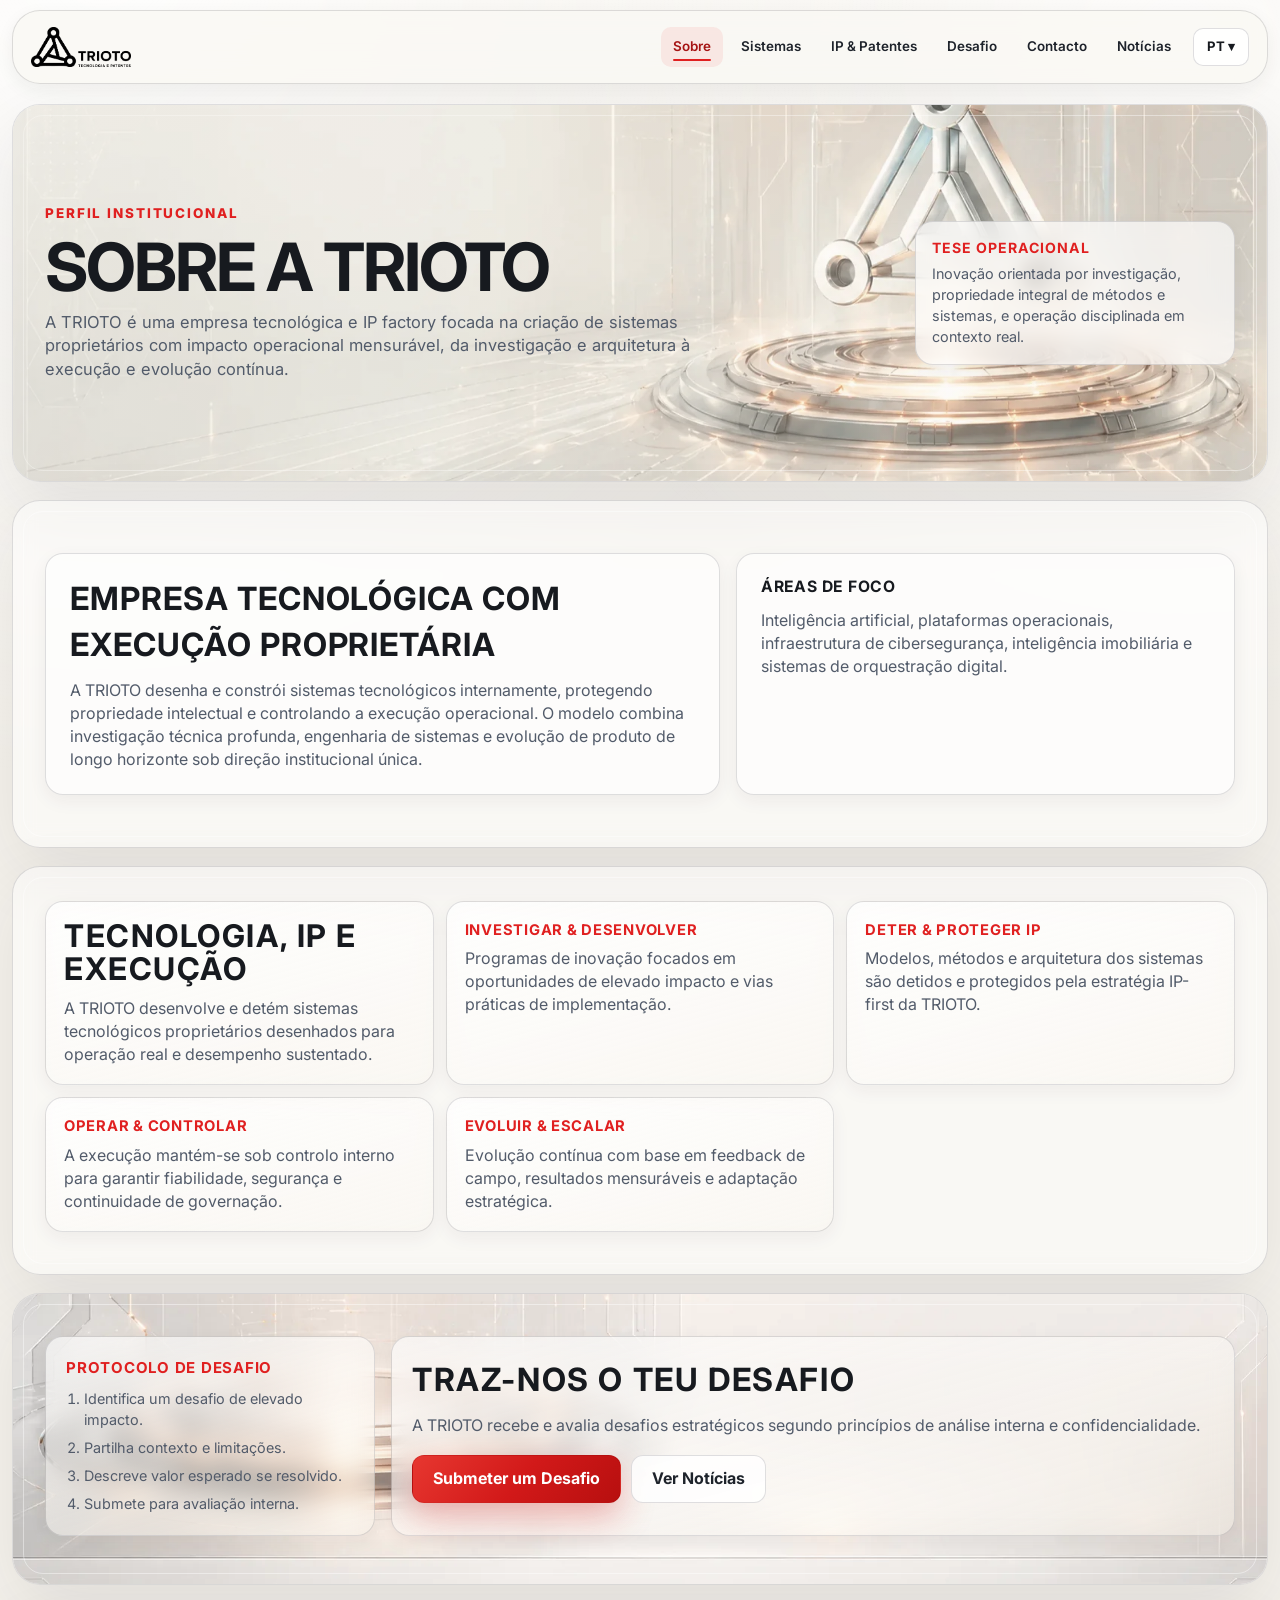
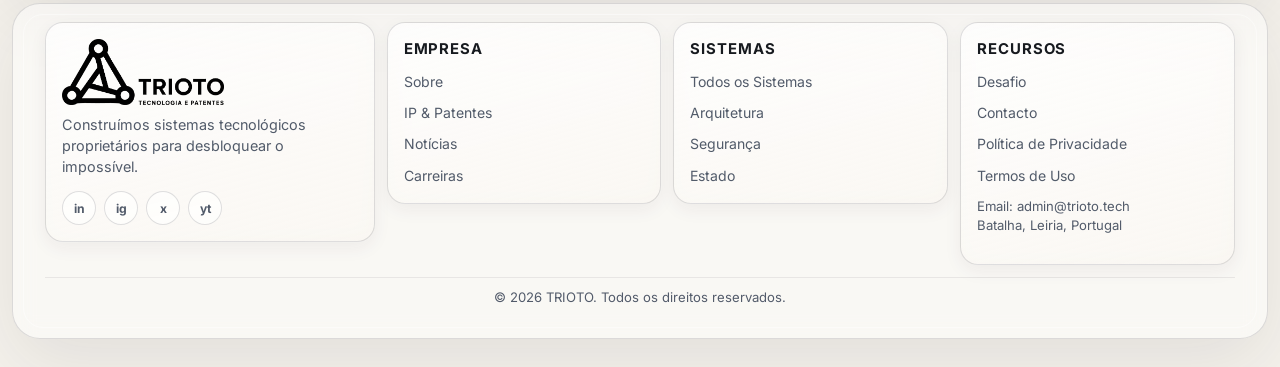
<file: sobre.html>
<!doctype html>
<html lang="pt">
<head>
  <meta charset="utf-8">
  <meta name="viewport" content="width=device-width, initial-scale=1">
  <title>Sobre | TRIOTO Tecnologia & Patentes</title>
  <meta name="description" content="A TRIOTO é uma empresa tecnológica e IP factory focada em investigar, desenvolver, deter e operar sistemas proprietários com execução sustentada.">
  <meta name="keywords" content="tecnologia proprietária, propriedade intelectual, sistemas tecnológicos, deep tech, IA, cibersegurança, plataformas operacionais, TRIOTO">
  <meta name="robots" content="index, follow">

  <link rel="canonical" href="https://trioto.tech/sobre.html">
  <link rel="alternate" hreflang="en" href="https://trioto.tech/about.html">
  <link rel="alternate" hreflang="pt" href="https://trioto.tech/sobre.html">
  <link rel="alternate" hreflang="x-default" href="https://trioto.tech/about.html">

  <link rel="icon" href="/assets/favicon.svg" type="image/svg+xml">
  <link rel="icon" href="/assets/favicon-32.png" sizes="32x32">
  <link rel="icon" href="/assets/favicon-16.png" sizes="16x16">
  <link rel="apple-touch-icon" href="/assets/apple-touch-icon.png">
  <link rel="manifest" href="/site.webmanifest">

  <meta property="og:title" content="Sobre | TRIOTO Tecnologia & Patentes">
  <meta property="og:description" content="Empresa tecnológica, IP factory e modelo de execução proprietária.">
  <meta property="og:type" content="website">
  <meta property="og:url" content="https://trioto.tech/sobre.html">
  <meta property="og:image" content="https://trioto.tech/assets/backgrounds/04_challenge_footer_bg.png">
  <meta name="twitter:card" content="summary_large_image">
  <meta name="twitter:title" content="Sobre | TRIOTO Tecnologia & Patentes">
  <meta name="twitter:description" content="Investigar, construir, operar e evoluir sistemas tecnológicos proprietários.">
  <meta name="twitter:image" content="https://trioto.tech/assets/backgrounds/04_challenge_footer_bg.png">

  <link rel="preconnect" href="https://fonts.googleapis.com">
  <link rel="preconnect" href="https://fonts.gstatic.com" crossorigin>
  <link href="https://fonts.googleapis.com/css2?family=Inter:wght@400;500;600;700;800&display=swap" rel="stylesheet">
  <link rel="stylesheet" href="assets/css/trioto-site.css?v=20260430r12">
</head>
<body>
  <a class="skip-link" href="#main">Saltar para o conteúdo</a>

  <header class="site-header">
    <div class="header-inner">
      <a class="brand-link" href="index-pt.html" aria-label="Início TRIOTO">
        <img class="brand-logo" src="assets/logo-trioto-horizontal-official-black.png" alt="TRIOTO">
        <span class="brand-text">
          <span class="brand-name">Technology & Intent</span>
          <span class="brand-tagline">Sistemas Proprietários</span>
        </span>
      </a>

      <button class="menu-toggle" type="button" aria-label="Abrir navegação" aria-expanded="false" aria-controls="primary-nav">☰</button>

      <nav class="primary-nav" id="primary-nav" aria-label="Primária">
        <a class="nav-link" href="sobre.html" aria-current="page">Sobre</a>
        <a class="nav-link" href="sistemas.html">Sistemas</a>
        <a class="nav-link" href="ip-patentes.html">IP &amp; Patentes</a>
        <a class="nav-link" href="desafio.html">Desafio</a>
        <a class="nav-link" href="contacto.html">Contacto</a>
        <a class="nav-link" href="noticias.html">Notícias</a>

        <details class="lang-switch">
          <summary>PT ▾</summary>
          <div class="lang-menu">
            <a href="sobre.html" aria-current="page">Português</a>
            <a href="about.html" lang="en">English</a>
          </div>
        </details>
      </nav>
    </div>
  </header>

  <main id="main">
    <section class="section-shell page-hero about-hero">
      <div class="section-bg" aria-hidden="true"></div>
      <div class="page-hero-grid">
        <div class="reveal" data-reveal>
          <p class="eyebrow">Perfil Institucional</p>
          <h1 class="page-title">Sobre a TRIOTO</h1>
          <p class="page-lead">A TRIOTO é uma empresa tecnológica e IP factory focada na criação de sistemas proprietários com impacto operacional mensurável, da investigação e arquitetura à execução e evolução contínua.</p>
        </div>
        <aside class="page-badge reveal" data-reveal>
          <h2>Tese Operacional</h2>
          <p>Inovação orientada por investigação, propriedade integral de métodos e sistemas, e operação disciplinada em contexto real.</p>
        </aside>
      </div>
    </section>

    <section class="section-shell about-strip">
      <div class="section-container about-grid">
        <article class="about-card reveal" data-reveal>
          <h2>Empresa tecnológica com execução proprietária</h2>
          <p>A TRIOTO desenha e constrói sistemas tecnológicos internamente, protegendo propriedade intelectual e controlando a execução operacional. O modelo combina investigação técnica profunda, engenharia de sistemas e evolução de produto de longo horizonte sob direção institucional única.</p>
        </article>
        <article class="about-side reveal" data-reveal>
          <h3>Áreas de Foco</h3>
          <p>Inteligência artificial, plataformas operacionais, infraestrutura de cibersegurança, inteligência imobiliária e sistemas de orquestração digital.</p>
        </article>
      </div>
    </section>

    <section class="section-shell ip-section">
      <div class="section-container ip-grid">
        <article class="ip-lead reveal" data-reveal>
          <h2>Tecnologia, IP e execução</h2>
          <p>A TRIOTO desenvolve e detém sistemas tecnológicos proprietários desenhados para operação real e desempenho sustentado.</p>
        </article>
        <article class="ip-item reveal" data-reveal>
          <h3>Investigar &amp; Desenvolver</h3>
          <p>Programas de inovação focados em oportunidades de elevado impacto e vias práticas de implementação.</p>
        </article>
        <article class="ip-item reveal" data-reveal>
          <h3>Deter &amp; Proteger IP</h3>
          <p>Modelos, métodos e arquitetura dos sistemas são detidos e protegidos pela estratégia IP-first da TRIOTO.</p>
        </article>
        <article class="ip-item reveal" data-reveal>
          <h3>Operar &amp; Controlar</h3>
          <p>A execução mantém-se sob controlo interno para garantir fiabilidade, segurança e continuidade de governação.</p>
        </article>
        <article class="ip-item reveal" data-reveal>
          <h3>Evoluir &amp; Escalar</h3>
          <p>Evolução contínua com base em feedback de campo, resultados mensuráveis e adaptação estratégica.</p>
        </article>
      </div>
    </section>

    <section class="section-shell cta-section">
      <div class="section-bg" aria-hidden="true"></div>
      <div class="section-container challenge-grid">
        <article class="protocol-card reveal" data-reveal>
          <h3>Protocolo de Desafio</h3>
          <ol class="protocol-list">
            <li>Identifica um desafio de elevado impacto.</li>
            <li>Partilha contexto e limitações.</li>
            <li>Descreve valor esperado se resolvido.</li>
            <li>Submete para avaliação interna.</li>
          </ol>
        </article>

        <article class="challenge-card reveal" data-reveal>
          <h2>Traz-nos o teu desafio</h2>
          <p>A TRIOTO recebe e avalia desafios estratégicos segundo princípios de análise interna e confidencialidade.</p>
          <div class="challenge-actions">
            <a class="btn btn-primary" href="desafio.html">Submeter um Desafio</a>
            <a class="btn btn-secondary" href="noticias.html">Ver Notícias</a>
          </div>
        </article>
      </div>
    </section>

    <footer class="section-shell site-footer">
      <div class="section-container">
        <div class="footer-grid">
          <article class="footer-card">
            <div class="footer-brand-row">
              <img class="footer-logo" src="assets/logo-trioto-horizontal-official-black.png" alt="TRIOTO">
            </div>
            <p>Construímos sistemas tecnológicos proprietários para desbloquear o impossível.</p>
            <div class="social-list">
              <span class="social-icon" aria-hidden="true">in</span>
              <span class="social-icon" aria-hidden="true">ig</span>
              <span class="social-icon" aria-hidden="true">x</span>
              <span class="social-icon" aria-hidden="true">yt</span>
            </div>
          </article>

          <section class="footer-column">
            <h3>Empresa</h3>
            <ul class="footer-links">
              <li><a class="footer-link" href="sobre.html">Sobre</a></li>
              <li><a class="footer-link" href="ip-patentes.html">IP &amp; Patentes</a></li>
              <li><a class="footer-link" href="noticias.html">Notícias</a></li>
              <li><a class="footer-link" href="noticias.html">Carreiras</a></li>
            </ul>
          </section>

          <section class="footer-column">
            <h3>Sistemas</h3>
            <ul class="footer-links">
              <li><a class="footer-link" href="sistemas.html">Todos os Sistemas</a></li>
              <li><a class="footer-link" href="ip-patentes.html#arquitetura">Arquitetura</a></li>
              <li><a class="footer-link" href="ip-patentes.html#seguranca">Segurança</a></li>
              <li><a class="footer-link" href="sistemas.html#systems-grid">Estado</a></li>
            </ul>
          </section>

          <section class="footer-column">
            <h3>Recursos</h3>
            <ul class="footer-links">
              <li><a class="footer-link" href="desafio.html">Desafio</a></li>
              <li><a class="footer-link" href="contacto.html">Contacto</a></li>
              <li><a class="footer-link" href="ip-patentes.html#politica-privacidade">Política de Privacidade</a></li>
              <li><a class="footer-link" href="ip-patentes.html#termos-uso">Termos de Uso</a></li>
            </ul>
            <p class="footer-meta">Email: admin@trioto.tech<br>Batalha, Leiria, Portugal</p>
          </section>
        </div>

        <p class="footer-bottom">© <span class="js-year"></span> TRIOTO. Todos os direitos reservados.</p>
      </div>
    </footer>
  </main>

  <script src="assets/js/trioto-site.js?v=20260428r5" defer></script>
</body>
</html>
</file>
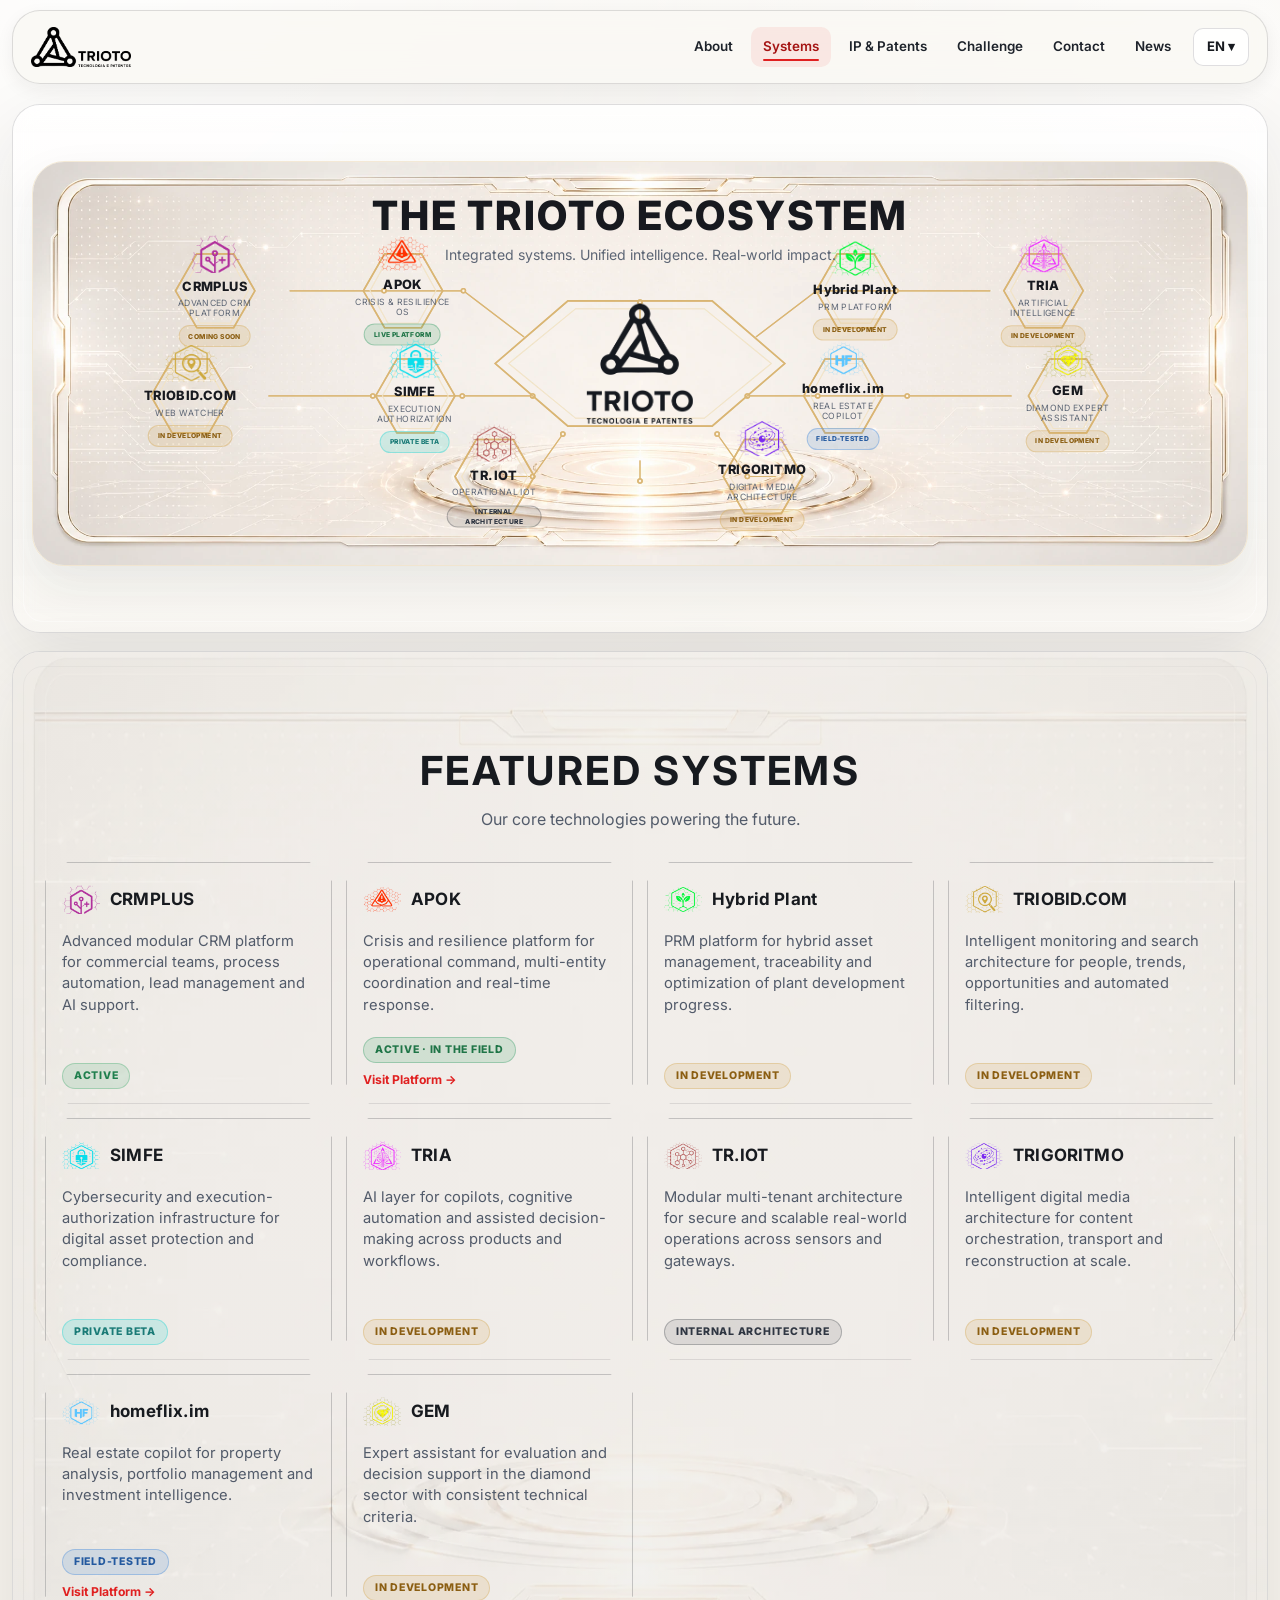
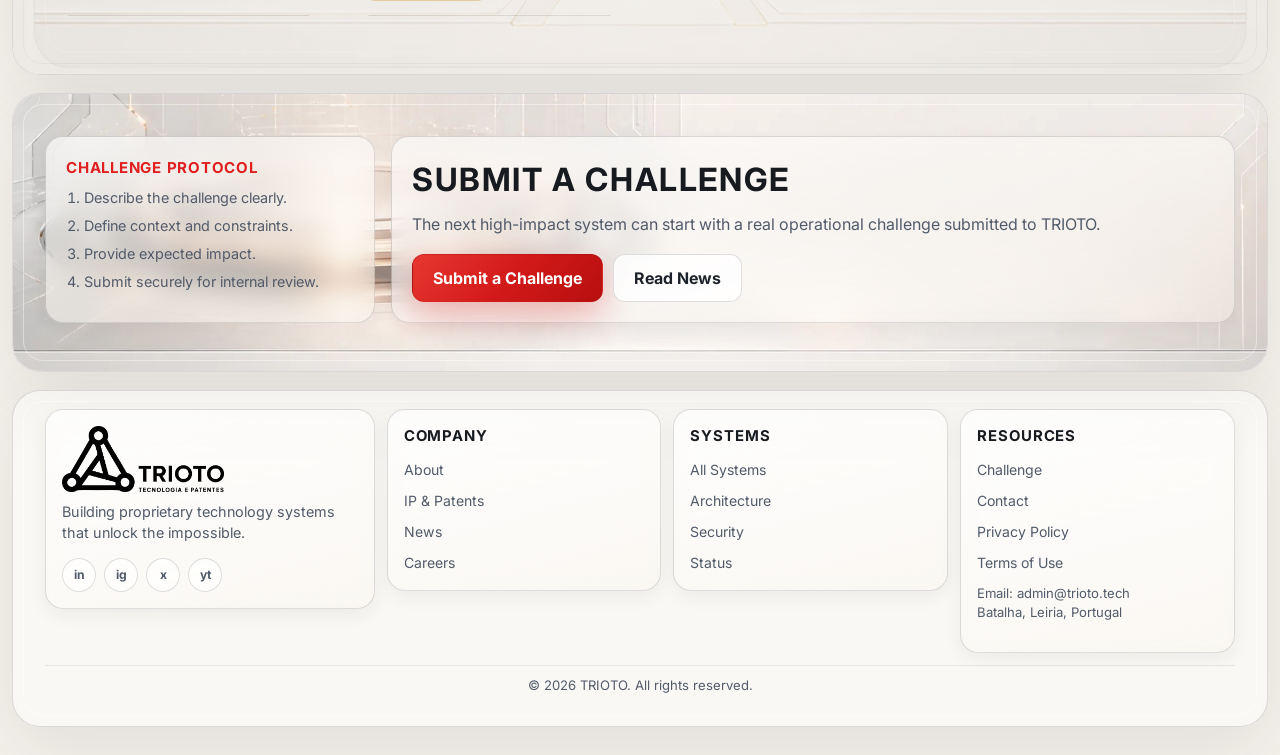
<file: systems.html>
<!doctype html>
<html lang="en">
<head>
  <meta charset="utf-8">
  <meta name="viewport" content="width=device-width, initial-scale=1">
  <title>Systems | TRIOTO Technology & Patents</title>
  <meta name="description" content="Explore TRIOTO’s proprietary technology ecosystem, including operational platforms, AI systems, cybersecurity infrastructure and digital intelligence products.">
  <meta name="keywords" content="proprietary technology, intellectual property, technology systems, deep tech, AI, cybersecurity, operational platforms, TRIOTO">
  <meta name="robots" content="index, follow">

  <link rel="canonical" href="https://trioto.tech/systems.html">
  <link rel="alternate" hreflang="en" href="https://trioto.tech/systems.html">
  <link rel="alternate" hreflang="pt" href="https://trioto.tech/sistemas.html">
  <link rel="alternate" hreflang="x-default" href="https://trioto.tech/systems.html">

  <link rel="icon" href="/assets/favicon.svg" type="image/svg+xml">
  <link rel="icon" href="/assets/favicon-32.png" sizes="32x32">
  <link rel="icon" href="/assets/favicon-16.png" sizes="16x16">
  <link rel="apple-touch-icon" href="/assets/apple-touch-icon.png">
  <link rel="manifest" href="/site.webmanifest">

  <meta property="og:title" content="Systems | TRIOTO Technology & Patents">
  <meta property="og:description" content="Integrated systems, proprietary architecture and real-world execution across TRIOTO's technology ecosystem.">
  <meta property="og:type" content="website">
  <meta property="og:url" content="https://trioto.tech/systems.html">
  <meta property="og:image" content="https://trioto.tech/assets/ecosystem/ecosystem-reference-full.png">
  <meta name="twitter:card" content="summary_large_image">
  <meta name="twitter:title" content="Systems | TRIOTO Technology & Patents">
  <meta name="twitter:description" content="Discover TRIOTO's ecosystem of proprietary systems.">
  <meta name="twitter:image" content="https://trioto.tech/assets/ecosystem/ecosystem-reference-full.png">

  <link rel="preconnect" href="https://fonts.googleapis.com">
  <link rel="preconnect" href="https://fonts.gstatic.com" crossorigin>
  <link href="https://fonts.googleapis.com/css2?family=Inter:wght@400;500;600;700;800&display=swap" rel="stylesheet">
  <link rel="stylesheet" href="assets/css/trioto-site.css?v=20260430r12">
</head>
<body class="systems-page">
  <a class="skip-link" href="#main">Skip to content</a>

  <header class="site-header">
    <div class="header-inner">
      <a class="brand-link" href="index.html" aria-label="TRIOTO home">
        <img class="brand-logo" src="assets/logo-trioto-horizontal-official-black.png" alt="TRIOTO">
        <span class="brand-text">
          <span class="brand-name">Technology & Intent</span>
          <span class="brand-tagline">Proprietary Systems</span>
        </span>
      </a>

      <button class="menu-toggle" type="button" aria-label="Open navigation" aria-expanded="false" aria-controls="primary-nav">☰</button>

      <nav class="primary-nav" id="primary-nav" aria-label="Primary">
        <a class="nav-link" href="about.html">About</a>
        <a class="nav-link" href="systems.html" aria-current="page">Systems</a>
        <a class="nav-link" href="ip-patents.html">IP &amp; Patents</a>
        <a class="nav-link" href="challenge.html">Challenge</a>
        <a class="nav-link" href="contact.html">Contact</a>
        <a class="nav-link" href="news.html">News</a>

        <details class="lang-switch">
          <summary>EN ▾</summary>
          <div class="lang-menu">
            <a href="systems.html" aria-current="page">English</a>
            <a href="sistemas.html" lang="pt">Português</a>
          </div>
        </details>
      </nav>
    </div>
  </header>

  <main id="main">
    <section class="section-shell ecosystem-section" id="systems">
      <div class="section-bg" aria-hidden="true"></div>
      <div class="section-container">
        <h1 class="visually-hidden">The TRIOTO Ecosystem</h1>
        <section class="ecosystem-panel reveal" data-reveal aria-label="TRIOTO ecosystem map">
          <img class="ecosystem-bg" src="assets/backgrounds/ecosystem-background.webp" alt="" aria-hidden="true">
          <img class="ecosystem-overlay" src="assets/overlays/ecosystem-hex-overlay.svg" alt="" aria-hidden="true">

          <div class="ecosystem-header">
            <h2>THE TRIOTO ECOSYSTEM</h2>
            <p>Integrated systems. Unified intelligence. Real-world impact.</p>
          </div>

          <div class="ecosystem-map" aria-hidden="false">
            <article class="ecosystem-node ecosystem-node--center" data-system="trioto">
              <img src="assets/logos-official/logo-trioto-brand-black.png" alt="TRIOTO">
            </article>

            <article class="ecosystem-node node-crmplus">
              <img src="assets/logos-official/logo-crmplus-symbol.png" alt="CRMPLUS">
              <h3>CRMPLUS</h3>
              <p>Advanced CRM Platform</p>
              <span class="status-chip development">Coming Soon</span>
            </article>

            <article class="ecosystem-node node-apok">
              <img src="assets/logos-official/logo-apok-symbol.png" alt="APOK">
              <h3>APOK</h3>
              <p>Crisis &amp; Resilience OS</p>
              <span class="status-chip field-active">Live Platform</span>
            </article>

            <article class="ecosystem-node node-hybrid">
              <img src="assets/logos-official/logo-hybridplant-symbol.png" alt="Hybrid Plant">
              <h3>Hybrid Plant</h3>
              <p>PRM Platform</p>
              <span class="status-chip development">In Development</span>
            </article>

            <article class="ecosystem-node node-tria">
              <img src="assets/logos-official/logo-tria-symbol.png" alt="TRIA">
              <h3>TRIA</h3>
              <p>Artificial Intelligence</p>
              <span class="status-chip development">In Development</span>
            </article>

            <article class="ecosystem-node node-triobid">
              <img src="assets/logos-official/logo-triobid-symbol.png" alt="TRIOBID.COM">
              <h3>TRIOBID.COM</h3>
              <p>Web Watcher</p>
              <span class="status-chip development">In Development</span>
            </article>

            <article class="ecosystem-node node-simfe">
              <img src="assets/logos-official/logo-simfe-symbol.png" alt="SIMFE">
              <h3>SIMFE</h3>
              <p>Execution Authorization</p>
              <span class="status-chip private-beta">Private Beta</span>
            </article>

            <article class="ecosystem-node node-homeflix">
              <img src="assets/logos-official/logo-homeflix-symbol.png" alt="homeflix.im">
              <h3>homeflix.im</h3>
              <p>Real Estate Copilot</p>
              <span class="status-chip field-tested">Field-tested</span>
            </article>

            <article class="ecosystem-node node-gem">
              <img src="assets/logos-official/logo-gem-symbol.png" alt="GEM">
              <h3>GEM</h3>
              <p>Diamond Expert Assistant</p>
              <span class="status-chip development">In Development</span>
            </article>

            <article class="ecosystem-node node-triot">
              <img src="assets/logos-official/logo-triot-symbol.png" alt="TR.IOT">
              <h3>TR.IOT</h3>
              <p>Operational IoT</p>
              <span class="status-chip internal">Internal Architecture</span>
            </article>

            <article class="ecosystem-node node-trigoritmo">
              <img src="assets/logos-official/logo-trigoritmo-symbol.png" alt="TRIGORITMO">
              <h3>TRIGORITMO</h3>
              <p>Digital Media Architecture</p>
              <span class="status-chip development">In Development</span>
            </article>
          </div>

          <div class="ecosystem-mobile-grid" aria-label="TRIOTO ecosystem systems list">
            <article class="ecosystem-mobile-card">
              <img src="assets/logos-official/logo-crmplus-symbol.png" alt="CRMPLUS">
              <h3>CRMPLUS</h3>
              <p>Advanced CRM Platform</p>
              <span class="status-chip development">Coming Soon</span>
            </article>
            <article class="ecosystem-mobile-card">
              <img src="assets/logos-official/logo-apok-symbol.png" alt="APOK">
              <h3>APOK</h3>
              <p>Crisis &amp; Resilience OS</p>
              <span class="status-chip field-active">Live Platform</span>
            </article>
            <article class="ecosystem-mobile-card">
              <img src="assets/logos-official/logo-hybridplant-symbol.png" alt="Hybrid Plant">
              <h3>Hybrid Plant</h3>
              <p>PRM Platform</p>
              <span class="status-chip development">In Development</span>
            </article>
            <article class="ecosystem-mobile-card">
              <img src="assets/logos-official/logo-tria-symbol.png" alt="TRIA">
              <h3>TRIA</h3>
              <p>Artificial Intelligence</p>
              <span class="status-chip development">In Development</span>
            </article>
            <article class="ecosystem-mobile-card">
              <img src="assets/logos-official/logo-triobid-symbol.png" alt="TRIOBID.COM">
              <h3>TRIOBID.COM</h3>
              <p>Web Watcher</p>
              <span class="status-chip development">In Development</span>
            </article>
            <article class="ecosystem-mobile-card">
              <img src="assets/logos-official/logo-simfe-symbol.png" alt="SIMFE">
              <h3>SIMFE</h3>
              <p>Execution Authorization</p>
              <span class="status-chip private-beta">Private Beta</span>
            </article>
            <article class="ecosystem-mobile-card">
              <img src="assets/logos-official/logo-homeflix-symbol.png" alt="homeflix.im">
              <h3>homeflix.im</h3>
              <p>Real Estate Copilot</p>
              <span class="status-chip field-tested">Field-tested</span>
            </article>
            <article class="ecosystem-mobile-card">
              <img src="assets/logos-official/logo-gem-symbol.png" alt="GEM">
              <h3>GEM</h3>
              <p>Diamond Expert Assistant</p>
              <span class="status-chip development">In Development</span>
            </article>
            <article class="ecosystem-mobile-card">
              <img src="assets/logos-official/logo-triot-symbol.png" alt="TR.IOT">
              <h3>TR.IOT</h3>
              <p>Operational IoT</p>
              <span class="status-chip internal">Internal Architecture</span>
            </article>
            <article class="ecosystem-mobile-card">
              <img src="assets/logos-official/logo-trigoritmo-symbol.png" alt="TRIGORITMO">
              <h3>TRIGORITMO</h3>
              <p>Digital Media Architecture</p>
              <span class="status-chip development">In Development</span>
            </article>
          </div>
        </section>
      </div>
    </section>

    <section class="section-shell featured-section">
      <div class="section-bg" aria-hidden="true"></div>
      <div class="section-container">
        <h2 class="section-heading reveal" data-reveal>Featured Systems</h2>
        <p class="section-subheading reveal" data-reveal>Our core technologies powering the future.</p>

        <div class="featured-grid reveal" data-reveal id="systems-grid">
          <article class="system-card">
            <header class="system-head">
              <img class="system-logo" src="assets/logos-official/logo-crmplus-symbol.png" alt="CRMPLUS">
              <h3 class="system-name">CRMPLUS</h3>
            </header>
            <p class="system-copy">Advanced modular CRM platform for commercial teams, process automation, lead management and AI support.</p>
            <span class="status-chip active">Active</span>
          </article>

          <article class="system-card">
            <header class="system-head">
              <img class="system-logo" src="assets/logos-official/logo-apok-symbol.png" alt="APOK">
              <h3 class="system-name">APOK</h3>
            </header>
            <p class="system-copy">Crisis and resilience platform for operational command, multi-entity coordination and real-time response.</p>
            <span class="status-chip field-active">Active · In the field</span>
            <a class="system-link" href="https://www.apokaliptika.com/" target="_blank" rel="noopener">Visit Platform</a>
          </article>

          <article class="system-card">
            <header class="system-head">
              <img class="system-logo" src="assets/logos-official/logo-hybridplant-symbol.png" alt="Hybrid Plant">
              <h3 class="system-name">Hybrid Plant</h3>
            </header>
            <p class="system-copy">PRM platform for hybrid asset management, traceability and optimization of plant development progress.</p>
            <span class="status-chip development">In development</span>
          </article>

          <article class="system-card">
            <header class="system-head">
              <img class="system-logo" src="assets/logos-official/logo-triobid-symbol.png" alt="TRIOBID.COM">
              <h3 class="system-name">TRIOBID.COM</h3>
            </header>
            <p class="system-copy">Intelligent monitoring and search architecture for people, trends, opportunities and automated filtering.</p>
            <span class="status-chip development">In development</span>
          </article>

          <article class="system-card">
            <header class="system-head">
              <img class="system-logo" src="assets/logos-official/logo-simfe-symbol.png" alt="SIMFE">
              <h3 class="system-name">SIMFE</h3>
            </header>
            <p class="system-copy">Cybersecurity and execution-authorization infrastructure for digital asset protection and compliance.</p>
            <span class="status-chip private-beta">Private beta</span>
          </article>

          <article class="system-card">
            <header class="system-head">
              <img class="system-logo" src="assets/logos-official/logo-tria-symbol.png" alt="TRIA">
              <h3 class="system-name">TRIA</h3>
            </header>
            <p class="system-copy">AI layer for copilots, cognitive automation and assisted decision-making across products and workflows.</p>
            <span class="status-chip development">In development</span>
          </article>

          <article class="system-card">
            <header class="system-head">
              <img class="system-logo" src="assets/logos-official/logo-triot-symbol.png" alt="TR.IOT">
              <h3 class="system-name">TR.IOT</h3>
            </header>
            <p class="system-copy">Modular multi-tenant architecture for secure and scalable real-world operations across sensors and gateways.</p>
            <span class="status-chip internal">Internal architecture</span>
          </article>

          <article class="system-card">
            <header class="system-head">
              <img class="system-logo" src="assets/logos-official/logo-trigoritmo-symbol.png" alt="TRIGORITMO">
              <h3 class="system-name">TRIGORITMO</h3>
            </header>
            <p class="system-copy">Intelligent digital media architecture for content orchestration, transport and reconstruction at scale.</p>
            <span class="status-chip development">In development</span>
          </article>

          <article class="system-card">
            <header class="system-head">
              <img class="system-logo" src="assets/logos-official/logo-homeflix-symbol.png" alt="homeflix.im">
              <h3 class="system-name">homeflix.im</h3>
            </header>
            <p class="system-copy">Real estate copilot for property analysis, portfolio management and investment intelligence.</p>
            <span class="status-chip field-tested">Field-tested</span>
            <a class="system-link" href="https://homeflix.im/" target="_blank" rel="noopener">Visit Platform</a>
          </article>

          <article class="system-card">
            <header class="system-head">
              <img class="system-logo" src="assets/logos-official/logo-gem-symbol.png" alt="GEM">
              <h3 class="system-name">GEM</h3>
            </header>
            <p class="system-copy">Expert assistant for evaluation and decision support in the diamond sector with consistent technical criteria.</p>
            <span class="status-chip development">In development</span>
          </article>
        </div>
      </div>
    </section>

    <section class="section-shell cta-section">
      <div class="section-bg" aria-hidden="true"></div>
      <div class="section-container challenge-grid">
        <article class="protocol-card reveal" data-reveal>
          <h3>Challenge Protocol</h3>
          <ol class="protocol-list">
            <li>Describe the challenge clearly.</li>
            <li>Define context and constraints.</li>
            <li>Provide expected impact.</li>
            <li>Submit securely for internal review.</li>
          </ol>
        </article>

        <article class="challenge-card reveal" data-reveal>
          <h2>Submit a challenge</h2>
          <p>The next high-impact system can start with a real operational challenge submitted to TRIOTO.</p>
          <div class="challenge-actions">
            <a class="btn btn-primary" href="challenge.html">Submit a Challenge</a>
            <a class="btn btn-secondary" href="news.html">Read News</a>
          </div>
        </article>
      </div>
    </section>

    <footer class="section-shell site-footer">
      <div class="section-container">
        <div class="footer-grid">
          <article class="footer-card">
            <div class="footer-brand-row">
              <img class="footer-logo" src="assets/logo-trioto-horizontal-official-black.png" alt="TRIOTO">
            </div>
            <p>Building proprietary technology systems that unlock the impossible.</p>
            <div class="social-list">
              <span class="social-icon" aria-hidden="true">in</span>
              <span class="social-icon" aria-hidden="true">ig</span>
              <span class="social-icon" aria-hidden="true">x</span>
              <span class="social-icon" aria-hidden="true">yt</span>
            </div>
          </article>

          <section class="footer-column">
            <h3>Company</h3>
            <ul class="footer-links">
              <li><a class="footer-link" href="about.html">About</a></li>
              <li><a class="footer-link" href="ip-patents.html">IP &amp; Patents</a></li>
              <li><a class="footer-link" href="news.html">News</a></li>
              <li><a class="footer-link" href="news.html">Careers</a></li>
            </ul>
          </section>

          <section class="footer-column">
            <h3>Systems</h3>
            <ul class="footer-links">
              <li><a class="footer-link" href="systems.html">All Systems</a></li>
              <li><a class="footer-link" href="ip-patents.html#architecture">Architecture</a></li>
              <li><a class="footer-link" href="ip-patents.html#security">Security</a></li>
              <li><a class="footer-link" href="systems.html#systems-grid">Status</a></li>
            </ul>
          </section>

          <section class="footer-column">
            <h3>Resources</h3>
            <ul class="footer-links">
              <li><a class="footer-link" href="challenge.html">Challenge</a></li>
              <li><a class="footer-link" href="contact.html">Contact</a></li>
              <li><a class="footer-link" href="ip-patents.html#privacy-policy">Privacy Policy</a></li>
              <li><a class="footer-link" href="ip-patents.html#terms-of-use">Terms of Use</a></li>
            </ul>
            <p class="footer-meta">Email: admin@trioto.tech<br>Batalha, Leiria, Portugal</p>
          </section>
        </div>

        <p class="footer-bottom">© <span class="js-year"></span> TRIOTO. All rights reserved.</p>
      </div>
    </footer>
  </main>

  <script src="assets/js/trioto-site.js?v=20260428r5" defer></script>
</body>
</html>
</file>
<file: assets/css/trioto-site.css>
:root {
  --color-bg: #F5F2EC;
  --color-bg-soft: #FAF8F3;
  --color-surface: rgba(255, 255, 255, 0.45);
  --color-surface-strong: rgba(255, 255, 255, 0.56);
  --color-text: #171A1F;
  --color-text-muted: #525b6a;
  --color-border: rgba(30, 34, 42, 0.14);
  --color-border-soft: rgba(30, 34, 42, 0.08);
  --color-red: #E02020;
  --color-red-soft: #FF4A3D;
  --color-gold: #D8B16A;
  --color-cyan: #26D6D1;
  --color-graphite: #1E232B;
  --color-white: #FFFFFF;
  --radius-lg: 28px;
  --radius-md: 18px;
  --radius-sm: 12px;
  --shadow-lg: 0 24px 72px rgba(30, 34, 42, 0.09);
  --shadow-md: 0 14px 38px rgba(30, 34, 42, 0.07);
  --shadow-sm: 0 6px 18px rgba(30, 34, 42, 0.06);
  --glass-blur: 11px;
  --header-safe-top: 10px;
  --header-height: 72px;
  --header-offset: calc(var(--header-safe-top) + var(--header-height) + 16px);
  --container-max: 1280px;
  --hex-shape: polygon(25% 4%, 75% 4%, 98% 50%, 75% 96%, 25% 96%, 2% 50%);
}

* {
  box-sizing: border-box;
}

html {
  scroll-behavior: smooth;
  background: var(--color-bg);
  scroll-padding-top: var(--header-offset);
}

body {
  margin: 0;
  font-family: "Inter", "Segoe UI", "Helvetica Neue", Arial, sans-serif;
  color: var(--color-text);
  background:
    radial-gradient(circle at 8% -2%, rgba(255, 255, 255, 0.9) 0%, rgba(245, 242, 236, 0) 35%),
    radial-gradient(circle at 92% 2%, rgba(255, 255, 255, 0.76) 0%, rgba(245, 242, 236, 0) 30%),
    var(--color-bg);
  line-height: 1.45;
  overflow-x: clip;
}

img {
  max-width: 100%;
  height: auto;
  display: block;
}

a {
  color: inherit;
}

.visually-hidden {
  position: absolute !important;
  width: 1px;
  height: 1px;
  padding: 0;
  margin: -1px;
  overflow: hidden;
  clip: rect(0, 0, 0, 0);
  white-space: nowrap;
  border: 0;
}

.skip-link {
  position: absolute;
  top: -999px;
  left: 10px;
  z-index: 3000;
  padding: 10px 14px;
  border-radius: var(--radius-sm);
  background: var(--color-graphite);
  color: var(--color-white);
  font-weight: 600;
}

.skip-link:focus-visible {
  top: 10px;
}

.site-header {
  position: fixed;
  top: var(--header-safe-top);
  left: 12px;
  right: 12px;
  z-index: 2000;
  border: 1px solid var(--color-border);
  border-radius: var(--radius-lg);
  background: rgba(250, 248, 243, 0.84);
  backdrop-filter: blur(14px);
  box-shadow: var(--shadow-sm);
}

.header-inner {
  width: min(var(--container-max), calc(100% - 36px));
  height: var(--header-height);
  margin: 0 auto;
  display: flex;
  align-items: center;
  justify-content: space-between;
  gap: 16px;
}

.brand-link {
  display: inline-flex;
  height: 100%;
  align-items: center;
  gap: 8px;
  text-decoration: none;
}

.brand-logo {
  width: auto;
  height: clamp(32px, calc(var(--header-height) - 22px), 41px);
  max-width: 188px;
  object-fit: contain;
  object-position: left center;
}

.brand-text {
  display: none;
  gap: 2px;
}

.brand-name {
  font-size: 0.92rem;
  font-weight: 700;
  letter-spacing: 0.08em;
  text-transform: uppercase;
}

.brand-tagline {
  font-size: 0.67rem;
  color: var(--color-text-muted);
  letter-spacing: 0.12em;
  text-transform: uppercase;
}

.primary-nav {
  display: flex;
  align-items: center;
  gap: 6px;
}

.nav-link {
  text-decoration: none;
  font-size: 0.84rem;
  font-weight: 600;
  color: var(--color-graphite);
  border-radius: 10px;
  padding: 10px 12px;
  transition: background-color 180ms ease, color 180ms ease;
}

.nav-link:hover,
.nav-link:focus-visible {
  background: rgba(255, 255, 255, 0.74);
  color: var(--color-red);
}

.nav-link[aria-current="page"] {
  background: rgba(224, 32, 32, 0.08);
  color: #a51414;
  position: relative;
}

.nav-link[aria-current="page"]::after {
  content: "";
  position: absolute;
  left: 12px;
  right: 12px;
  bottom: 6px;
  height: 2px;
  border-radius: 999px;
  background: var(--color-red);
}

.nav-link:focus-visible,
.menu-toggle:focus-visible,
.lang-switch summary:focus-visible,
.btn:focus-visible,
.system-link:focus-visible,
.footer-link:focus-visible,
.chip-link:focus-visible,
input:focus-visible,
textarea:focus-visible,
.checkbox-line input:focus-visible + span {
  outline: 3px solid rgba(224, 32, 32, 0.5);
  outline-offset: 2px;
}

.menu-toggle {
  display: none;
  border: 1px solid var(--color-border);
  background: rgba(255, 255, 255, 0.8);
  color: var(--color-text);
  border-radius: 10px;
  width: 44px;
  height: 44px;
  align-items: center;
  justify-content: center;
  font-size: 1.2rem;
  cursor: pointer;
}

.lang-switch {
  position: relative;
  margin-left: 4px;
}

.lang-switch summary {
  list-style: none;
  border: 1px solid var(--color-border);
  background: rgba(255, 255, 255, 0.88);
  border-radius: 10px;
  padding: 8px 11px;
  min-width: 56px;
  font-size: 0.82rem;
  font-weight: 700;
  cursor: pointer;
  display: inline-flex;
  align-items: center;
  justify-content: center;
  gap: 4px;
}

.lang-switch summary::-webkit-details-marker {
  display: none;
}

.lang-switch[open] summary {
  background: var(--color-white);
}

.lang-menu {
  position: absolute;
  top: calc(100% + 6px);
  right: 0;
  min-width: 110px;
  background: var(--color-white);
  border: 1px solid var(--color-border);
  border-radius: var(--radius-sm);
  box-shadow: var(--shadow-sm);
  padding: 6px;
  display: grid;
  gap: 4px;
}

.lang-menu a {
  text-decoration: none;
  color: var(--color-text);
  font-size: 0.82rem;
  font-weight: 600;
  border-radius: 8px;
  padding: 8px 10px;
}

.lang-menu a:hover,
.lang-menu a:focus-visible {
  background: var(--color-bg-soft);
}

main {
  width: min(var(--container-max), calc(100% - 24px));
  margin: 0 auto;
  padding: calc(var(--header-offset) + 6px) 0 28px;
}

.section-shell {
  position: relative;
  overflow: hidden;
  border-radius: var(--radius-lg);
  border: 1px solid var(--color-border);
  background: var(--color-surface);
  backdrop-filter: blur(var(--glass-blur));
  box-shadow: var(--shadow-lg);
}

.section-shell + .section-shell {
  margin-top: 18px;
}

.section-shell::after {
  content: "";
  position: absolute;
  inset: 10px;
  border: 1px solid rgba(255, 255, 255, 0.42);
  border-radius: calc(var(--radius-lg) - 8px);
  pointer-events: none;
}

.section-bg {
  position: absolute;
  inset: 0;
  z-index: 0;
  pointer-events: none;
}

.section-container {
  width: min(var(--container-max), calc(100% - 64px));
  margin: 0 auto;
  position: relative;
  z-index: 2;
}

.section-anchor {
  display: block;
  height: 0;
  scroll-margin-top: var(--header-offset);
}

section[id],
article[id],
div[id],
footer[id] {
  scroll-margin-top: var(--header-offset);
}

:target {
  scroll-margin-top: var(--header-offset);
}

.reveal {
  opacity: 1;
  transform: translateY(0);
  transition: opacity 380ms ease, transform 460ms ease;
}

.has-scroll-reveal .reveal {
  opacity: 1;
  transform: none;
}

.has-scroll-reveal .reveal.is-visible {
  opacity: 1;
  transform: translateY(0);
}

.home-hero {
  min-height: min(82vh, 780px);
  display: flex;
  align-items: center;
  padding-bottom: 124px;
}

.home-hero .section-bg {
  background-image: image-set(
    url("../backgrounds/01_hero_landing_bg_with_3d_trioto_emblem.webp") type("image/webp"),
    url("../backgrounds/01_hero_landing_bg_with_3d_trioto_emblem.png") type("image/png")
  );
  background-size: cover;
  background-position: calc(56% + var(--hero-shift-x, 0px)) calc(50% + var(--hero-shift-y, 0px));
  transform: scale(1.03);
  transition: background-position 140ms linear;
}

.home-hero::before {
  content: "";
  position: absolute;
  inset: 0;
  z-index: 1;
  background: linear-gradient(
    90deg,
    rgba(245, 242, 236, 0.88) 0%,
    rgba(245, 242, 236, 0.62) 33%,
    rgba(245, 242, 236, 0.2) 58%,
    rgba(245, 242, 236, 0.08) 100%
  );
}

.hero-grid {
  width: min(var(--container-max), calc(100% - 64px));
  margin: 0 auto;
  display: grid;
  grid-template-columns: minmax(0, 1fr);
  gap: 14px;
  align-items: start;
  position: relative;
  z-index: 2;
  padding: clamp(34px, 6.5vw, 78px) 0;
}

.hero-copy {
  max-width: 760px;
}

.eyebrow {
  margin: 0;
  color: var(--color-red);
  font-weight: 800;
  letter-spacing: 0.14em;
  text-transform: uppercase;
  font-size: 0.84rem;
}

.hero-title {
  margin: 14px 0 18px;
  font-size: clamp(2.3rem, 6vw, 5.3rem);
  line-height: 0.95;
  letter-spacing: -0.04em;
  text-transform: uppercase;
}

.hero-title .hero-line {
  display: block;
}

.hero-lead {
  margin: 0;
  max-width: 640px;
  color: var(--color-text-muted);
  font-size: clamp(1rem, 1.5vw, 1.2rem);
  line-height: 1.58;
}

.hero-actions {
  margin-top: 26px;
  display: flex;
  flex-wrap: wrap;
  gap: 12px;
}

.hero-news-link {
  display: inline-flex;
  align-items: center;
  margin-top: 14px;
  font-size: 0.88rem;
  font-weight: 700;
  color: #3c4554;
  text-decoration: none;
  transition: color 180ms ease;
}

.hero-news-link::after {
  content: " \2192";
}

.hero-news-link:hover,
.hero-news-link:focus-visible {
  color: var(--color-red);
}

.btn {
  border: 1px solid transparent;
  border-radius: 12px;
  display: inline-flex;
  align-items: center;
  justify-content: center;
  gap: 8px;
  min-height: 48px;
  padding: 0 20px;
  text-decoration: none;
  font-weight: 700;
  cursor: pointer;
  transition: transform 180ms ease, box-shadow 180ms ease, filter 180ms ease;
}

.btn:hover,
.btn:focus-visible {
  transform: translateY(-1px);
}

.btn-primary {
  color: var(--color-white);
  background: linear-gradient(130deg, #e73730 0%, #d21919 52%, #b70f0f 100%);
  border-color: rgba(165, 13, 13, 0.24);
  box-shadow: 0 14px 34px rgba(210, 25, 25, 0.3);
}

.btn-primary:hover,
.btn-primary:focus-visible {
  filter: brightness(1.04);
  box-shadow: 0 18px 40px rgba(210, 25, 25, 0.36);
}

.btn-secondary {
  color: var(--color-graphite);
  border-color: var(--color-border);
  background: rgba(255, 255, 255, 0.82);
}

.btn:disabled {
  opacity: 0.72;
  cursor: wait;
}

.hero-metrics {
  border-radius: var(--radius-md);
  border: 1px solid var(--color-border);
  background: rgba(255, 255, 255, 0.28);
  backdrop-filter: blur(8px);
  box-shadow: var(--shadow-md);
  padding: 8px 10px;
  display: grid;
  grid-template-columns: repeat(4, minmax(0, 1fr));
  gap: 0;
  max-width: none;
  justify-self: start;
  margin-top: 0;
}

.hero-metrics-bar {
  width: auto;
  margin: 0;
  position: absolute;
  left: 48px;
  right: 48px;
  bottom: 18px;
  transform: none;
  z-index: 2;
  max-width: none;
}

.metric {
  padding: 10px 12px;
  min-width: 0;
}

.metric + .metric {
  border-left: 1px solid var(--color-border-soft);
}

.metric-label {
  margin: 0;
  color: var(--color-text-muted);
  font-size: 0.69rem;
  text-transform: uppercase;
  letter-spacing: 0.08em;
  font-weight: 700;
}

.metric-value {
  margin: 5px 0 0;
  color: var(--color-graphite);
  font-weight: 700;
  font-size: 0.84rem;
  line-height: 1.42;
}

.about-strip {
  padding: clamp(30px, 5vw, 52px) 0;
}

.about-grid {
  display: grid;
  grid-template-columns: minmax(0, 1.15fr) minmax(260px, 0.85fr);
  gap: 16px;
}

.about-card,
.about-side {
  border: 1px solid var(--color-border);
  background: var(--color-surface-strong);
  border-radius: var(--radius-md);
  box-shadow: var(--shadow-sm);
  padding: 22px 24px;
}

.about-card h2,
.about-side h3 {
  margin: 0 0 10px;
  letter-spacing: 0.03em;
  text-transform: uppercase;
}

.about-card h2 {
  font-size: clamp(1.25rem, 2.8vw, 2rem);
}

.about-card p,
.about-side p {
  margin: 0;
  color: var(--color-text-muted);
}

.about-side h3 {
  font-size: 0.98rem;
}

.section-heading {
  margin: 0;
  font-size: clamp(1.6rem, 4vw, 2.45rem);
  text-transform: uppercase;
  letter-spacing: 0.08em;
  text-align: center;
}

.section-subheading {
  margin: 8px auto 0;
  text-align: center;
  color: var(--color-text-muted);
  max-width: 740px;
  font-size: 1.02rem;
}

.ecosystem-section {
  padding: 52px 0 66px;
}

.ecosystem-section .section-container {
  width: min(1560px, calc(100% - 38px));
  padding-top: 4px;
}

.ecosystem-panel {
  position: relative;
  width: min(1480px, 100%);
  aspect-ratio: 3 / 1;
  margin: 0 auto;
  overflow: hidden;
  border-radius: clamp(22px, 2.6vw, 32px);
  border: 1px solid rgba(216, 177, 106, 0.26);
  box-shadow: 0 20px 46px rgba(30, 34, 42, 0.08);
}

.ecosystem-bg,
.ecosystem-overlay {
  position: absolute;
  inset: 0;
  width: 100%;
  height: 100%;
  object-fit: cover;
}

.ecosystem-bg {
  z-index: 0;
}

.ecosystem-overlay {
  z-index: 1;
  pointer-events: none;
  opacity: 0.92;
}

.ecosystem-section .section-bg {
  background: linear-gradient(180deg, rgba(255, 255, 255, 0.58) 0%, rgba(246, 243, 237, 0.48) 100%);
}

.ecosystem-header {
  position: absolute;
  top: 8.1%;
  left: 50%;
  transform: translateX(-50%);
  text-align: center;
  z-index: 3;
  width: min(90%, 920px);
}

.ecosystem-header h2 {
  margin: 0;
  font-size: clamp(2rem, 3.15vw, 3.12rem);
  line-height: 1.02;
  font-weight: 800;
  letter-spacing: 0.048em;
  text-transform: uppercase;
  color: #17191f;
}

.ecosystem-header p {
  margin: 10px 0 0;
  font-size: clamp(0.88rem, 1vw, 1.14rem);
  line-height: 1.3;
  color: #5d6675;
}

.ecosystem-map {
  position: absolute;
  inset: 0;
  z-index: 4;
}

.ecosystem-node {
  position: absolute;
  transform: translate(-50%, -50%);
  text-align: center;
  width: clamp(92px, 7.4vw, 132px);
  z-index: 4;
}

.ecosystem-node img {
  display: block;
  width: 54%;
  max-width: 72px;
  height: auto;
  margin: 0 auto 7px;
  object-fit: contain;
}

.ecosystem-node h3 {
  margin: 0;
  font-size: clamp(0.8rem, 0.78vw, 0.96rem);
  line-height: 1.08;
  font-weight: 800;
  letter-spacing: 0.03em;
  color: #17191f;
}

.ecosystem-node p {
  margin: 5px 0 0;
  font-size: clamp(0.54rem, 0.52vw, 0.68rem);
  line-height: 1.16;
  text-transform: uppercase;
  letter-spacing: 0.045em;
  color: #5d6675;
  max-width: 132px;
  display: -webkit-box;
  -webkit-line-clamp: 2;
  -webkit-box-orient: vertical;
  overflow: hidden;
}

.ecosystem-node .status-chip {
  margin-top: 7px;
  min-height: 22px;
  padding: 0 9px;
  font-size: clamp(0.42rem, 0.46vw, 0.58rem);
  letter-spacing: 0.06em;
  background: rgba(255, 255, 255, 0.74);
}

.ecosystem-node--center {
  left: 50%;
  top: 50%;
  width: clamp(120px, 9.4vw, 168px);
}

.ecosystem-node--center img {
  width: 88%;
  max-width: 152px;
  margin: 0 auto;
}

.node-crmplus { left: 14.96%; top: 32.04%; }
.node-apok { left: 30.43%; top: 32.04%; }
.node-hybrid { left: 67.72%; top: 32.04%; }
.node-tria { left: 83.20%; top: 32.04%; }

.node-triobid { left: 12.94%; top: 58.01%; }
.node-simfe { left: 31.44%; top: 58.01%; }
.node-homeflix { left: 66.71%; top: 58.01%; }
.node-gem { left: 85.23%; top: 58.01%; }

.node-triot { left: 37.98%; top: 77.90%; }
.node-trigoritmo { left: 60.08%; top: 77.90%; }

.node-crmplus img { width: 52%; }
.node-apok img { width: 54%; }
.node-hybrid img { width: 54%; }
.node-tria img { width: 52%; }
.node-triobid img { width: 56%; }
.node-simfe img { width: 56%; }
.node-homeflix img { width: 50%; }
.node-gem img { width: 54%; }
.node-triot img { width: 54%; }
.node-trigoritmo img { width: 54%; }

.ecosystem-mobile-grid {
  display: none;
  position: relative;
  z-index: 4;
}

.ecosystem-mobile-card {
  border: 1px solid rgba(30, 34, 42, 0.12);
  border-radius: 14px;
  background: rgba(255, 255, 255, 0.96);
  box-shadow: 0 8px 20px rgba(30, 34, 42, 0.06);
  padding: 12px 10px;
}

.ecosystem-mobile-card img {
  width: 46px;
  height: 46px;
  object-fit: contain;
  display: block;
  margin: 0 auto 6px;
}

.ecosystem-mobile-card h3 {
  margin: 0;
  text-align: center;
  font-size: 0.92rem;
  letter-spacing: 0.02em;
}

.ecosystem-mobile-card p {
  margin: 5px 0 0;
  text-align: center;
  font-size: 0.64rem;
  line-height: 1.25;
  text-transform: uppercase;
  color: var(--color-text-muted);
}

.ecosystem-mobile-card .status-chip {
  margin: 8px auto 0;
  display: inline-flex;
}

.ecosystem-teaser {
  padding: 38px 0 42px;
}

.ecosystem-teaser::after {
  display: none;
}

.ecosystem-teaser .section-bg {
  background-image: image-set(
    url("../backgrounds/02_ecosystem_network_bg.webp") type("image/webp"),
    url("../backgrounds/02_ecosystem_network_bg.png") type("image/png")
  );
  background-size: cover;
  background-position: center;
  opacity: 0.38;
}

.ecosystem-teaser .section-heading {
  font-size: clamp(1.65rem, 3.2vw, 2.45rem);
  letter-spacing: 0.06em;
}

.ecosystem-teaser .section-subheading {
  font-size: 0.94rem;
  margin-top: 6px;
}

.featured-section {
  padding: 62px 0 58px;
}

.featured-section .section-container {
  padding-top: 18px;
}

.featured-section .section-heading {
  margin-top: 10px;
  font-size: clamp(1.9rem, 3.5vw, 2.5rem);
  letter-spacing: 0.06em;
}

.featured-section .section-subheading {
  margin-top: 8px;
  font-size: 1rem;
}

.featured-section .section-bg {
  background-image: image-set(
    url("../backgrounds/03_featured_systems_grid_bg_v2.webp") type("image/webp"),
    url("../backgrounds/03_featured_systems_grid_bg_v2.png") type("image/png")
  );
  background-size: 100% 100%;
  background-position: center top;
  filter: brightness(0.94) saturate(0.92);
}

.featured-section::before {
  content: "";
  position: absolute;
  inset: 0;
  z-index: 1;
  background: linear-gradient(180deg, rgba(245, 242, 236, 0.54) 0%, rgba(245, 242, 236, 0.44) 100%);
}

.featured-section::after {
  inset: 14px 10px 10px;
  border-color: rgba(30, 34, 42, 0.08);
}

.featured-grid {
  width: min(1168px, 100%);
  margin: 44px auto 0;
  display: grid;
  grid-template-columns: repeat(5, minmax(0, 1fr));
  column-gap: 12px;
  row-gap: 10px;
}

.system-card {
  position: relative;
  -webkit-clip-path: polygon(8% 0, 92% 0, 100% 8%, 100% 92%, 92% 100%, 8% 100%, 0 92%, 0 8%);
  clip-path: polygon(8% 0, 92% 0, 100% 8%, 100% 92%, 92% 100%, 8% 100%, 0 92%, 0 8%);
  border-radius: 0;
  border: 1px solid rgba(30, 34, 42, 0.22);
  background: none;
  backdrop-filter: none;
  box-shadow: none;
  padding: 18px 16px 14px;
  display: grid;
  grid-template-rows: auto minmax(0, 1fr) auto auto;
  align-items: start;
  min-height: 242px;
  transition: transform 170ms ease, box-shadow 170ms ease;
}

.system-card::before {
  content: none;
  position: absolute;
  inset: 8px;
  border-radius: 14px;
  border: 1px solid rgba(30, 34, 42, 0.09);
  pointer-events: none;
}

.system-card > * {
  position: relative;
  z-index: 1;
}

.system-card:hover {
  transform: translateY(-2px);
  box-shadow: 0 8px 18px rgba(30, 34, 42, 0.06);
}

.system-head {
  display: flex;
  align-items: center;
  gap: 10px;
}

.system-logo {
  width: 38px;
  height: 38px;
  object-fit: contain;
  flex: 0 0 auto;
}

.system-name {
  margin: 0;
  font-size: 1.06rem;
  letter-spacing: 0.01em;
}

.system-copy {
  margin: 12px 0 14px;
  color: var(--color-text-muted);
  font-size: 0.92rem;
  line-height: 1.46;
}

.status-chip {
  border-radius: 999px;
  border: 1px solid var(--color-border);
  display: inline-flex;
  align-items: center;
  justify-content: center;
  min-height: 26px;
  max-width: fit-content;
  padding: 0 11px;
  font-size: 0.66rem;
  text-transform: uppercase;
  letter-spacing: 0.07em;
  font-weight: 800;
}

.status-chip.active {
  background: rgba(53, 164, 100, 0.14);
  color: #1f7f4d;
  border-color: rgba(53, 164, 100, 0.32);
}

.status-chip.field-active {
  background: rgba(45, 154, 96, 0.16);
  color: #1f7547;
  border-color: rgba(45, 154, 96, 0.34);
}

.status-chip.development {
  background: rgba(216, 177, 106, 0.2);
  color: #8b5e12;
  border-color: rgba(216, 177, 106, 0.44);
}

.status-chip.private-beta {
  background: rgba(38, 214, 209, 0.18);
  color: #1b7b77;
  border-color: rgba(38, 214, 209, 0.38);
}

.status-chip.internal {
  background: rgba(30, 35, 43, 0.1);
  color: #2f3642;
  border-color: rgba(30, 35, 43, 0.26);
}

.status-chip.field-tested {
  background: rgba(72, 139, 217, 0.16);
  color: #23599f;
  border-color: rgba(72, 139, 217, 0.38);
}

.system-link {
  margin-top: 8px;
  text-decoration: none;
  font-size: 0.76rem;
  font-weight: 700;
  color: var(--color-red);
  max-width: fit-content;
}

.system-link::after {
  content: " \2192";
}

.ip-section {
  padding: 34px 0 42px;
}

.ip-grid {
  display: grid;
  grid-template-columns: minmax(280px, 1.2fr) repeat(4, minmax(0, 1fr));
  gap: 12px;
}

.ip-lead,
.ip-item {
  border: 1px solid var(--color-border);
  border-radius: var(--radius-md);
  background: linear-gradient(165deg, rgba(255, 255, 255, 0.64) 0%, rgba(247, 243, 235, 0.46) 100%);
  backdrop-filter: blur(var(--glass-blur));
  box-shadow: var(--shadow-sm);
  padding: 18px;
}

.ip-lead h2 {
  margin: 0 0 10px;
  font-size: clamp(1.35rem, 2.8vw, 1.95rem);
  text-transform: uppercase;
  line-height: 1.08;
  letter-spacing: 0.05em;
}

.ip-lead p,
.ip-item p {
  margin: 0;
  color: var(--color-text-muted);
}

.ip-item h3 {
  margin: 0 0 6px;
  color: var(--color-red);
  font-size: 0.92rem;
  text-transform: uppercase;
  letter-spacing: 0.05em;
}

.cta-section {
  padding: 42px 0 48px;
}

.cta-section .section-bg {
  background-image: image-set(
    url("../backgrounds/04_challenge_footer_bg.webp") type("image/webp"),
    url("../backgrounds/04_challenge_footer_bg.png") type("image/png")
  );
  background-size: cover;
  background-position: center;
}

.challenge-grid {
  display: grid;
  grid-template-columns: minmax(280px, 330px) minmax(0, 1fr);
  gap: 16px;
}

.protocol-card,
.challenge-card {
  border: 1px solid var(--color-border);
  border-radius: var(--radius-md);
  background: linear-gradient(165deg, rgba(255, 255, 255, 0.64) 0%, rgba(247, 243, 235, 0.46) 100%);
  box-shadow: var(--shadow-sm);
  backdrop-filter: blur(var(--glass-blur));
  padding: 20px;
}

.protocol-card h3,
.challenge-card h2 {
  margin: 0 0 10px;
  text-transform: uppercase;
  letter-spacing: 0.05em;
}

.protocol-card h3 {
  color: var(--color-red);
  font-size: 0.94rem;
}

.protocol-list {
  margin: 0;
  padding-left: 18px;
  display: grid;
  gap: 7px;
  color: var(--color-text-muted);
  font-size: 0.9rem;
}

.challenge-card h2 {
  font-size: clamp(1.45rem, 3vw, 2rem);
}

.challenge-card p {
  margin: 0;
  color: var(--color-text-muted);
}

.challenge-actions {
  margin-top: 18px;
  display: flex;
  flex-wrap: wrap;
  gap: 10px;
}

.footer-legal {
  margin: 8px 0 0;
  color: var(--color-text-muted);
  font-size: 0.8rem;
  line-height: 1.45;
}

.news-updates-section {
  padding: 52px 0 54px;
}

.news-updates-section .section-bg {
  background-image: image-set(
    url("../news/news-bg-light-tech.webp") type("image/webp"),
    url("../news/news-bg-light-tech.png") type("image/png")
  );
  background-size: cover;
  background-position: center;
  filter: saturate(0.95) brightness(1.03);
}

.news-updates-section::before {
  content: "";
  position: absolute;
  inset: 0;
  z-index: 1;
  background:
    linear-gradient(180deg, rgba(245, 242, 236, 0.78) 0%, rgba(245, 242, 236, 0.58) 100%),
    radial-gradient(circle at 82% 26%, rgba(216, 177, 106, 0.18), rgba(216, 177, 106, 0) 56%);
}

.news-updates-section .section-heading,
.news-updates-section .section-subheading {
  text-align: left;
  margin-left: 0;
}

.news-updates-section .section-heading {
  font-size: clamp(1.85rem, 4.3vw, 3.2rem);
  letter-spacing: -0.02em;
}

.news-updates-section .section-subheading {
  margin-top: 10px;
  max-width: 760px;
  font-size: 1.02rem;
}

.news-filter-row {
  margin-top: 24px;
  display: flex;
  flex-wrap: wrap;
  gap: 10px;
}

.news-filter-chip {
  display: inline-flex;
  align-items: center;
  min-height: 32px;
  padding: 0 12px;
  border-radius: 999px;
  border: 1px solid rgba(30, 34, 42, 0.14);
  background: rgba(255, 255, 255, 0.7);
  color: #3d4552;
  font-size: 0.76rem;
  font-weight: 700;
  letter-spacing: 0.03em;
  text-transform: uppercase;
}

.news-filter-chip.is-active {
  border-color: rgba(224, 32, 32, 0.38);
  background: linear-gradient(140deg, rgba(228, 43, 43, 0.92) 0%, rgba(201, 20, 20, 0.9) 100%);
  color: var(--color-white);
  box-shadow: 0 9px 20px rgba(224, 32, 32, 0.18);
}

.news-layout {
  margin-top: 20px;
  display: grid;
  gap: 14px;
}

.news-feature-card {
  display: grid;
  grid-template-columns: minmax(0, 1.18fr) minmax(320px, 0.82fr);
  align-items: stretch;
  border: 1px solid var(--color-border);
  border-radius: 22px;
  background: linear-gradient(160deg, rgba(255, 255, 255, 0.78) 0%, rgba(247, 243, 235, 0.52) 100%);
  backdrop-filter: blur(8px);
  box-shadow: var(--shadow-md);
  overflow: hidden;
}

.news-feature-content {
  padding: 26px 26px 24px;
}

.news-kicker {
  margin: 0;
  font-size: 0.7rem;
  font-weight: 800;
  letter-spacing: 0.08em;
  text-transform: uppercase;
  color: var(--color-red);
}

.news-feature-content h3 {
  margin: 10px 0 12px;
  font-size: clamp(1.38rem, 2.5vw, 2.22rem);
  line-height: 1.08;
  letter-spacing: -0.02em;
}

.news-feature-content p {
  margin: 0;
  color: var(--color-text-muted);
  font-size: 0.98rem;
  line-height: 1.6;
}

.news-feature-media {
  position: relative;
  min-height: 308px;
}

.news-feature-media img {
  width: 100%;
  height: 100%;
  object-fit: cover;
  object-position: center;
}

.news-secondary-grid {
  display: grid;
  grid-template-columns: repeat(2, minmax(0, 1fr));
  gap: 14px;
}

.news-page .news-secondary-grid {
  grid-template-columns: repeat(3, minmax(0, 1fr));
}

.news-mini-card {
  border: 1px solid var(--color-border);
  border-radius: 18px;
  overflow: hidden;
  background: linear-gradient(160deg, rgba(255, 255, 255, 0.74) 0%, rgba(247, 243, 235, 0.5) 100%);
  backdrop-filter: blur(8px);
  box-shadow: var(--shadow-sm);
  display: grid;
  grid-template-rows: 170px auto;
}

.news-mini-media {
  width: 100%;
  height: 100%;
  object-fit: cover;
  object-position: center;
}

.news-mini-content {
  padding: 16px 16px 18px;
}

.news-mini-content h3 {
  margin: 9px 0 10px;
  font-size: clamp(1.04rem, 2vw, 1.38rem);
  line-height: 1.2;
}

.news-mini-content p {
  margin: 0;
  color: var(--color-text-muted);
  font-size: 0.92rem;
  line-height: 1.55;
}

.contact-section {
  padding: 16px 0 18px;
}

.contact-card {
  border: 1px solid var(--color-border);
  border-radius: var(--radius-md);
  background: linear-gradient(165deg, rgba(255, 255, 255, 0.64) 0%, rgba(247, 243, 235, 0.46) 100%);
  backdrop-filter: blur(var(--glass-blur));
  box-shadow: var(--shadow-sm);
  padding: 16px;
  display: grid;
  gap: 10px;
}

.contact-card h2 {
  margin: 0;
  text-transform: uppercase;
  letter-spacing: 0.05em;
}

.contact-item {
  margin: 0;
  color: var(--color-text-muted);
}

.contact-item a {
  color: var(--color-red);
  text-decoration: none;
  font-weight: 700;
}

.legal-section {
  padding: 24px 0 32px;
}

.legal-grid {
  display: grid;
  grid-template-columns: repeat(2, minmax(0, 1fr));
  gap: 12px;
}

.legal-card {
  border: 1px solid var(--color-border);
  border-radius: var(--radius-md);
  background: var(--color-surface-strong);
  box-shadow: var(--shadow-sm);
  padding: 18px;
}

.legal-card h3 {
  margin: 0 0 8px;
  font-size: 0.98rem;
  text-transform: uppercase;
  letter-spacing: 0.04em;
}

.legal-card p {
  margin: 0;
  color: var(--color-text-muted);
  font-size: 0.9rem;
}

.site-footer {
  padding: 18px 0;
}

.footer-grid {
  display: grid;
  grid-template-columns: minmax(260px, 1.2fr) repeat(3, minmax(140px, 1fr));
  gap: 12px;
  align-items: start;
}

.footer-card,
.footer-column {
  border: 1px solid var(--color-border);
  border-radius: var(--radius-md);
  background: linear-gradient(165deg, rgba(255, 255, 255, 0.62) 0%, rgba(247, 243, 235, 0.44) 100%);
  backdrop-filter: blur(var(--glass-blur));
  box-shadow: var(--shadow-sm);
  padding: 16px;
}

.footer-brand-row {
  display: flex;
  align-items: center;
  gap: 10px;
}

.footer-logo {
  width: 162px;
}

.footer-card p {
  margin: 10px 0 0;
  color: var(--color-text-muted);
  font-size: 0.9rem;
}

.social-list {
  margin-top: 14px;
  display: flex;
  gap: 8px;
}

.social-icon {
  width: 34px;
  height: 34px;
  border-radius: 50%;
  border: 1px solid var(--color-border);
  display: inline-flex;
  align-items: center;
  justify-content: center;
  background: rgba(255, 255, 255, 0.6);
  color: var(--color-text-muted);
  font-size: 0.76rem;
  font-weight: 700;
}

.footer-column h3 {
  margin: 0 0 10px;
  font-size: 0.93rem;
  text-transform: uppercase;
  letter-spacing: 0.06em;
}

.footer-links {
  margin: 0;
  padding: 0;
  list-style: none;
  display: grid;
  gap: 8px;
}

.footer-link {
  text-decoration: none;
  color: var(--color-text-muted);
  font-size: 0.88rem;
}

.footer-link:hover,
.footer-link:focus-visible {
  color: var(--color-red);
}

.footer-meta {
  margin-top: 10px;
  color: var(--color-text-muted);
  font-size: 0.82rem;
}

.footer-bottom {
  margin-top: 12px;
  border-top: 1px solid var(--color-border-soft);
  padding-top: 10px;
  color: var(--color-text-muted);
  font-size: 0.82rem;
  text-align: center;
}

.page-hero {
  min-height: min(42vh, 392px);
  display: flex;
  align-items: center;
}

.page-hero .section-bg {
  background-image: image-set(
    url("../backgrounds/04_challenge_footer_bg.webp") type("image/webp"),
    url("../backgrounds/04_challenge_footer_bg.png") type("image/png")
  );
  background-size: cover;
  background-position: center;
  filter: none;
}

.about-hero .section-bg {
  background-image: image-set(
    url("../backgrounds/07_about_hero_bg_v2.webp") type("image/webp"),
    url("../backgrounds/07_about_hero_bg_v2.png") type("image/png")
  );
  background-size: cover;
  background-position: center;
}

.ip-hero .section-bg {
  background-image: image-set(
    url("../backgrounds/06_ip_patents_hero_bg_v3.webp") type("image/webp"),
    url("../backgrounds/06_ip_patents_hero_bg_v3.png") type("image/png")
  );
  background-size: cover;
  background-position: center;
}

.challenge-hero .section-bg {
  background-image: image-set(
    url("../backgrounds/08_challenge_hero_bg_v2.webp") type("image/webp"),
    url("../backgrounds/08_challenge_hero_bg_v2.png") type("image/png")
  );
  background-size: cover;
  background-position: center;
}

.page-hero::before {
  content: "";
  position: absolute;
  inset: 0;
  z-index: 1;
  background: linear-gradient(95deg, rgba(245, 242, 236, 0.56) 0%, rgba(245, 242, 236, 0.3) 48%, rgba(245, 242, 236, 0.08) 100%);
}

.page-hero-grid {
  width: min(var(--container-max), calc(100% - 64px));
  margin: 0 auto;
  display: grid;
  grid-template-columns: minmax(0, 1fr) minmax(240px, 320px);
  gap: 16px;
  align-items: center;
  z-index: 2;
  position: relative;
  padding: 30px 0;
}

.page-title {
  margin: 12px 0 10px;
  font-size: clamp(2rem, 5.2vw, 4.2rem);
  line-height: 0.98;
  letter-spacing: -0.03em;
  text-transform: uppercase;
}

.page-lead {
  margin: 0;
  max-width: 720px;
  color: var(--color-text-muted);
  font-size: 1.03rem;
}

.page-badge {
  border-radius: var(--radius-md);
  border: 1px solid var(--color-border);
  background: rgba(255, 255, 255, 0.66);
  backdrop-filter: blur(var(--glass-blur));
  box-shadow: var(--shadow-sm);
  padding: 16px;
}

.page-badge h2 {
  margin: 0;
  color: var(--color-red);
  font-size: 0.88rem;
  text-transform: uppercase;
  letter-spacing: 0.07em;
}

.page-badge p {
  margin: 6px 0 0;
  font-size: 0.9rem;
  color: var(--color-text-muted);
}

.challenge-content {
  padding: 22px 0 24px;
}

.challenge-columns {
  display: flex;
  align-items: flex-start;
  gap: 14px;
}

.challenge-panel {
  flex: 0 1 44%;
}

.form-panel {
  flex: 1 1 56%;
}

.challenge-panel,
.form-panel {
  border: 1px solid var(--color-border);
  border-radius: var(--radius-md);
  background: linear-gradient(165deg, rgba(255, 255, 255, 0.64) 0%, rgba(247, 243, 235, 0.46) 100%);
  backdrop-filter: blur(var(--glass-blur));
  box-shadow: var(--shadow-sm);
  padding: 18px;
  align-self: start;
  height: fit-content;
}

.challenge-panel h2,
.form-panel h2 {
  margin: 0 0 10px;
  text-transform: uppercase;
  letter-spacing: 0.05em;
}

.challenge-panel p,
.form-panel p {
  margin: 0;
  color: var(--color-text-muted);
}

.challenge-panel .protocol-list {
  margin-top: 14px;
}

.challenge-form {
  margin-top: 16px;
  display: grid;
  gap: 11px;
}

.challenge-form label {
  font-size: 0.86rem;
  font-weight: 700;
  color: var(--color-graphite);
}

.challenge-form input:not([type="checkbox"]),
.challenge-form textarea {
  width: 100%;
  border: 1px solid rgba(30, 34, 42, 0.18);
  border-radius: 12px;
  padding: 12px;
  min-height: 48px;
  font-size: 0.94rem;
  font-family: inherit;
  color: var(--color-text);
  background: rgba(255, 255, 255, 0.9);
}

.challenge-form textarea {
  min-height: 148px;
  resize: vertical;
}

.checkbox-line {
  display: flex;
  align-items: flex-start;
  gap: 12px;
  margin-top: 2px;
}

.checkbox-line input {
  width: 20px;
  height: 20px;
  min-height: 20px;
  margin: 3px 0 0;
  padding: 0;
  flex: 0 0 20px;
}

.checkbox-line span {
  color: var(--color-text-muted);
  font-size: 0.88rem;
  line-height: 1.45;
}

.form-status {
  display: none;
  margin: 6px 0 0;
  padding: 10px 12px;
  border-radius: 10px;
  border: 1px solid transparent;
  font-size: 0.84rem;
  line-height: 1.45;
}

.form-status.is-visible {
  display: block;
}

.form-status.is-info {
  background: rgba(38, 214, 209, 0.12);
  border-color: rgba(38, 214, 209, 0.4);
  color: #164846;
}

.form-status.is-success {
  background: rgba(56, 158, 95, 0.12);
  border-color: rgba(56, 158, 95, 0.38);
  color: #1f5f37;
}

.form-status.is-error {
  background: rgba(224, 32, 32, 0.1);
  border-color: rgba(224, 32, 32, 0.34);
  color: #7e1b1b;
}

.challenge-notes {
  margin-top: 14px;
  display: grid;
  gap: 10px;
}

.note-card {
  border: 1px solid var(--color-border);
  border-radius: var(--radius-sm);
  background: linear-gradient(165deg, rgba(255, 255, 255, 0.62) 0%, rgba(247, 243, 235, 0.44) 100%);
  backdrop-filter: blur(var(--glass-blur));
  padding: 12px;
}

.note-card h3 {
  margin: 0 0 6px;
  font-size: 0.84rem;
  text-transform: uppercase;
  letter-spacing: 0.05em;
  color: var(--color-red);
}

.note-card p {
  margin: 0;
  color: var(--color-text-muted);
  font-size: 0.83rem;
}

.challenge-page .contact-section {
  padding: 12px 0 14px;
}

.challenge-page .site-footer {
  padding: 14px 0;
}

.challenge-page .footer-grid {
  gap: 10px;
}

.challenge-page .footer-card,
.challenge-page .footer-column {
  padding: 14px;
}

.challenge-page .footer-bottom {
  margin-top: 10px;
  padding-top: 8px;
}

@media (max-width: 1320px) {
  .featured-grid {
    width: 100%;
    margin-top: 30px;
    grid-template-columns: repeat(4, minmax(0, 1fr));
    column-gap: 14px;
    row-gap: 14px;
  }

  .ip-grid {
    grid-template-columns: minmax(280px, 1fr) repeat(2, minmax(0, 1fr));
  }

  .ip-item:nth-child(4),
  .ip-item:nth-child(5) {
    grid-column: span 1;
  }
}

@media (max-width: 1200px) {
  .home-hero {
    padding-bottom: 0;
  }

  .section-container,
  .hero-grid,
  .page-hero-grid {
    width: calc(100% - 44px);
  }

  .hero-grid,
  .page-hero-grid {
    grid-template-columns: 1fr;
  }

  .hero-metrics,
  .page-badge {
    max-width: 720px;
  }

  .hero-metrics {
    justify-self: start;
    transform: none;
  }

  .hero-metrics-bar {
    width: calc(100% - 44px);
    position: static;
    transform: none;
    margin: 10px auto 24px;
    max-width: 720px;
  }

  .ecosystem-section .section-container {
    width: calc(100% - 34px);
  }

  .ecosystem-panel {
    aspect-ratio: 3.2 / 1.35;
  }

  .ecosystem-header {
    top: 7.3%;
  }

  .ecosystem-header h2 {
    font-size: clamp(1.72rem, 3.1vw, 2.45rem);
  }

  .ecosystem-header p {
    font-size: clamp(0.8rem, 0.95vw, 1rem);
  }

  .ecosystem-node {
    width: clamp(80px, 7.5vw, 108px);
  }

  .ecosystem-node h3 {
    font-size: clamp(0.82rem, 0.86vw, 0.95rem);
  }

  .ecosystem-node p {
    font-size: clamp(0.52rem, 0.56vw, 0.66rem);
  }

  .featured-grid {
    width: 100%;
    grid-template-columns: repeat(3, minmax(0, 1fr));
    column-gap: 12px;
    row-gap: 10px;
  }

  .challenge-grid,
  .about-grid,
  .footer-grid,
  .legal-grid {
    grid-template-columns: 1fr;
  }

  .challenge-columns {
    flex-direction: column;
  }

  .challenge-panel,
  .form-panel {
    width: 100%;
    flex: 1 1 auto;
  }

  .news-feature-card {
    grid-template-columns: 1fr;
  }

  .news-feature-media {
    min-height: 260px;
  }

  .news-secondary-grid {
    grid-template-columns: 1fr;
  }

  .news-page .news-secondary-grid {
    grid-template-columns: repeat(2, minmax(0, 1fr));
  }

}

@media (max-width: 1024px) {
  .header-inner {
    width: calc(100% - 26px);
  }

  .primary-nav {
    gap: 2px;
  }

  .nav-link {
    padding: 9px 9px;
    font-size: 0.8rem;
  }

  .featured-grid {
    width: 100%;
    margin-top: 34px;
    grid-template-columns: repeat(2, minmax(0, 1fr));
    column-gap: 12px;
    row-gap: 10px;
  }

  .ip-grid {
    grid-template-columns: 1fr;
  }

  .ecosystem-panel {
    aspect-ratio: 3.2 / 1.6;
  }

  .ecosystem-header {
    top: 6.9%;
  }

  .ecosystem-node {
    width: clamp(72px, 8vw, 96px);
  }

  .ecosystem-node h3 {
    font-size: 0.82rem;
  }

  .ecosystem-node p {
    font-size: 0.52rem;
  }

  .ecosystem-node .status-chip {
    min-height: 20px;
    padding: 0 8px;
    font-size: 0.45rem;
  }
}

@media (max-width: 768px) {
  :root {
    --header-safe-top: 8px;
    --header-height: 68px;
    --header-offset: calc(var(--header-safe-top) + var(--header-height) + 14px);
  }

  .site-header {
    left: 8px;
    right: 8px;
  }

  .header-inner {
    height: 68px;
  }

  .brand-logo {
    height: 36px;
    max-width: 154px;
  }

  .menu-toggle {
    display: inline-flex;
  }

  .primary-nav {
    position: absolute;
    top: calc(100% + 8px);
    left: 10px;
    right: 10px;
    border: 1px solid var(--color-border);
    border-radius: 16px;
    background: rgba(250, 248, 243, 0.96);
    backdrop-filter: blur(10px);
    box-shadow: var(--shadow-sm);
    padding: 8px;
    display: none;
    flex-direction: column;
    align-items: stretch;
  }

  .site-header.is-open .primary-nav {
    display: flex;
  }

  .primary-nav .lang-switch {
    margin-left: 0;
  }

  .nav-link {
    padding: 10px 12px;
  }

  .lang-switch summary {
    justify-content: space-between;
  }

  main {
    width: calc(100% - 16px);
    padding-top: calc(var(--header-offset) + 4px);
  }

  .section-shell::after {
    inset: 8px;
  }

  .section-container,
  .hero-grid,
  .page-hero-grid {
    width: calc(100% - 30px);
  }

  .ecosystem-section .section-container {
    padding-top: 0;
  }

  .ecosystem-section .section-container::before {
    display: none;
  }

  .hero-title {
    font-size: clamp(2rem, 11vw, 3.1rem);
  }

  .hero-metrics {
    max-width: 100%;
    padding: 8px;
    grid-template-columns: repeat(2, minmax(0, 1fr));
    gap: 8px;
  }

  .hero-metrics-bar {
    width: calc(100% - 30px);
    position: static;
    transform: none;
    margin: 8px auto 18px;
    max-width: 100%;
    display: none;
  }

  .metric {
    padding: 9px 10px;
    border: 1px solid var(--color-border-soft);
    border-radius: 10px;
    background: rgba(255, 255, 255, 0.24);
  }

  .metric + .metric {
    border-left: 0;
  }

  .hero-actions {
    display: grid;
    grid-template-columns: 1fr;
  }

  .btn {
    width: 100%;
  }

  .hero-news-link {
    margin-top: 8px;
  }

  .ecosystem-panel {
    aspect-ratio: auto;
    min-height: 760px;
    border-radius: 24px;
  }

  .ecosystem-overlay,
  .ecosystem-map {
    display: none;
  }

  .ecosystem-header {
    position: relative;
    top: auto;
    left: auto;
    transform: none;
    width: 100%;
    padding: 32px 20px 16px;
    text-align: center;
  }

  .ecosystem-header h2 {
    font-size: clamp(1.58rem, 8vw, 2.18rem);
    letter-spacing: 0.04em;
  }

  .ecosystem-header p {
    font-size: 0.9rem;
    margin-top: 8px;
  }

  .ecosystem-mobile-grid {
    display: grid;
    grid-template-columns: 1fr 1fr;
    gap: 12px;
    padding: 0 16px 26px;
  }

  .featured-grid {
    width: 100%;
    grid-template-columns: 1fr;
    row-gap: 10px;
  }

  .featured-section {
    padding: 52px 0 46px;
  }

  .featured-grid {
    margin-top: 30px;
  }

  .system-card {
    clip-path: none;
    -webkit-clip-path: none;
    min-height: 0;
    padding: 14px;
  }

  .site-footer {
    padding: 14px 0;
  }

  .footer-card,
  .footer-column {
    padding: 14px;
  }

  .challenge-page .site-footer {
    padding: 12px 0;
  }

  .news-updates-section {
    padding: 46px 0 44px;
  }

  .news-updates-section .section-heading {
    font-size: clamp(1.65rem, 8.2vw, 2.32rem);
  }

  .news-updates-section .section-subheading {
    font-size: 0.94rem;
  }

  .news-filter-row {
    gap: 8px;
    margin-top: 18px;
  }

  .news-filter-chip {
    min-height: 30px;
    padding: 0 10px;
    font-size: 0.68rem;
  }

  .news-layout {
    margin-top: 16px;
    gap: 10px;
  }

  .news-feature-content {
    padding: 18px 16px 16px;
  }

  .news-feature-content h3 {
    margin: 8px 0 10px;
    font-size: clamp(1.22rem, 7vw, 1.74rem);
  }

  .news-feature-content p,
  .news-mini-content p {
    font-size: 0.88rem;
    line-height: 1.5;
  }

  .news-feature-media {
    min-height: 208px;
  }

  .news-mini-card {
    grid-template-rows: 136px auto;
  }

  .news-page .news-secondary-grid {
    grid-template-columns: 1fr;
  }

  .news-mini-content {
    padding: 14px 12px 14px;
  }

  .news-mini-content h3 {
    font-size: 1rem;
  }
}

@media (max-width: 480px) {
  .section-container,
  .hero-grid,
  .page-hero-grid {
    width: calc(100% - 22px);
  }

  .section-shell {
    border-radius: 22px;
  }

  .section-shell::after {
    border-radius: 14px;
  }

  .hero-title {
    letter-spacing: -0.03em;
    font-size: clamp(1.95rem, 12vw, 2.7rem);
  }

  .metric-value {
    font-size: 0.88rem;
  }

  .hero-metrics-bar {
    width: calc(100% - 22px);
    margin-top: 6px;
  }

  .brand-logo {
    height: 33px;
    max-width: 138px;
  }

  .ecosystem-panel {
    min-height: 920px;
  }

  .ecosystem-mobile-grid {
    grid-template-columns: 1fr;
    gap: 10px;
    padding: 0 12px 22px;
  }

  .ecosystem-mobile-card {
    padding: 12px 11px;
  }

  .ecosystem-mobile-card p {
    font-size: 0.62rem;
  }

  .challenge-content {
    padding: 18px 0 20px;
  }

  .challenge-panel,
  .form-panel {
    padding: 15px;
  }

  .challenge-form input:not([type="checkbox"]),
  .challenge-form textarea {
    font-size: 16px;
  }

  .checkbox-line span {
    font-size: 0.84rem;
  }
}

@media (prefers-reduced-motion: reduce) {
  html {
    scroll-behavior: auto;
  }

  *,
  *::before,
  *::after {
    animation-duration: 0.01ms !important;
    animation-iteration-count: 1 !important;
    transition-duration: 0.01ms !important;
    scroll-behavior: auto !important;
  }

  .reveal {
    opacity: 1;
    transform: none;
  }
}
</file>
<file: assets/css/trioto-gateway.css>
:root {
  --gateway-bg: #020b13;
  --gateway-panel: rgba(3, 16, 27, 0.74);
  --gateway-panel-strong: rgba(5, 20, 32, 0.9);
  --gateway-text: #f7f8fb;
  --gateway-muted: rgba(247, 248, 251, 0.78);
  --gateway-faint: rgba(247, 248, 251, 0.52);
  --gateway-border: rgba(255, 255, 255, 0.33);
  --gateway-border-soft: rgba(255, 255, 255, 0.18);
  --gateway-amber: #f2a10b;
  --gateway-amber-soft: rgba(242, 161, 11, 0.14);
  --gateway-cyan: #00d9ee;
  --gateway-purple: #8f35ff;
  --gateway-red: #d75d56;
  --gateway-radius: 10px;
  --gateway-radius-tight: 8px;
  --gateway-shadow: 0 22px 70px rgba(0, 0, 0, 0.36);
}

* {
  box-sizing: border-box;
}

html {
  min-height: 100%;
  background: var(--gateway-bg);
  scroll-behavior: smooth;
}

body {
  min-height: 100%;
  margin: 0;
  font-family: "Inter", "Segoe UI", "Helvetica Neue", Arial, sans-serif;
  color: var(--gateway-text);
  background: var(--gateway-bg);
  line-height: 1.4;
}

img {
  display: block;
  max-width: 100%;
  height: auto;
}

a {
  color: inherit;
}

button,
a {
  -webkit-tap-highlight-color: transparent;
}

.gateway-page {
  position: relative;
  min-height: 100vh;
  overflow: hidden;
  padding: 38px 18px 0;
  background:
    radial-gradient(circle at 79% 14%, rgba(242, 161, 11, 0.18) 0 1px, transparent 2px),
    radial-gradient(circle at 94% 28%, rgba(242, 161, 11, 0.16), transparent 16%),
    radial-gradient(circle at 17% 7%, rgba(0, 217, 238, 0.12), transparent 28%),
    linear-gradient(115deg, rgba(0, 7, 13, 0.98), rgba(2, 15, 27, 0.98) 45%, rgba(1, 10, 17, 1));
}

.gateway-page::before {
  content: "";
  position: absolute;
  inset: 0;
  pointer-events: none;
  opacity: 0.52;
  background:
    linear-gradient(30deg, transparent 0 72%, rgba(242, 161, 11, 0.28) 72% 73%, transparent 73%),
    linear-gradient(150deg, transparent 0 72%, rgba(242, 161, 11, 0.16) 72% 73%, transparent 73%);
  background-size: 128px 74px;
  -webkit-mask-image: radial-gradient(circle at 8% 8%, #000 0 18%, transparent 34%);
  mask-image: radial-gradient(circle at 8% 8%, #000 0 18%, transparent 34%);
}

.gateway-page::after {
  content: "";
  position: absolute;
  top: -70px;
  right: -86px;
  width: 470px;
  height: 380px;
  pointer-events: none;
  opacity: 0.55;
  background:
    linear-gradient(90deg, transparent 0 18%, rgba(242, 161, 11, 0.36) 18% 19%, transparent 19% 100%),
    linear-gradient(0deg, transparent 0 42%, rgba(242, 161, 11, 0.24) 42% 43%, transparent 43% 100%),
    linear-gradient(90deg, transparent 0 54%, rgba(242, 161, 11, 0.28) 54% 55%, transparent 55% 100%),
    linear-gradient(0deg, transparent 0 70%, rgba(242, 161, 11, 0.26) 70% 71%, transparent 71% 100%);
  clip-path: polygon(20% 17%, 93% 17%, 93% 27%, 75% 27%, 75% 38%, 96% 38%, 96% 48%, 61% 48%, 61% 60%, 87% 60%, 87% 70%, 38% 70%, 38% 58%, 17% 58%, 17% 45%, 35% 45%, 35% 33%, 20% 33%);
}

.ambient {
  position: absolute;
  pointer-events: none;
}

.ambient-left {
  top: 72px;
  left: -8px;
  width: 170px;
  height: 240px;
  opacity: 0.36;
  background:
    linear-gradient(30deg, transparent 0 70%, rgba(242, 161, 11, 0.42) 70% 71%, transparent 71%),
    linear-gradient(150deg, transparent 0 70%, rgba(242, 161, 11, 0.28) 70% 71%, transparent 71%);
  background-size: 84px 48px;
}

.ambient-right {
  right: 8px;
  top: 178px;
  width: 310px;
  height: 180px;
  opacity: 0.8;
  background:
    radial-gradient(circle at 77% 33%, var(--gateway-amber) 0 4px, transparent 5px),
    linear-gradient(90deg, transparent 0 23%, rgba(242, 161, 11, 0.44) 23% 24%, transparent 24%),
    linear-gradient(0deg, transparent 0 47%, rgba(242, 161, 11, 0.38) 47% 48%, transparent 48%);
  filter: drop-shadow(0 0 14px rgba(242, 161, 11, 0.36));
}

.gateway-shell {
  position: relative;
  z-index: 1;
  width: min(100%, 792px);
  margin: 0 auto;
  padding: 0 0 30px;
}

.gateway-hero {
  position: relative;
  padding-top: 6px;
}

.language-switch {
  position: absolute;
  top: 0;
  right: 0;
  display: inline-grid;
  grid-template-columns: repeat(2, 1fr);
  gap: 3px;
  padding: 3px;
  border: 1px solid rgba(242, 161, 11, 0.55);
  border-radius: 999px;
  background: rgba(1, 10, 18, 0.78);
  box-shadow: 0 0 24px rgba(242, 161, 11, 0.08);
}

.language-option {
  min-width: 42px;
  min-height: 32px;
  border: 0;
  border-radius: 999px;
  color: var(--gateway-muted);
  background: transparent;
  font: inherit;
  font-size: 0.78rem;
  font-weight: 800;
  cursor: pointer;
}

.language-option.is-active {
  color: #06111c;
  background: var(--gateway-amber);
}

.gateway-logo-link {
  display: block;
  width: 360px;
  max-width: calc(100% - 120px);
  margin: 0 auto 26px;
  text-decoration: none;
}

.gateway-logo {
  width: 100%;
  filter: invert(1) brightness(1.05);
}

.hero-copy {
  margin-left: 66px;
  max-width: 720px;
}

.hero-copy h1 {
  margin: 0 0 12px;
  font-size: 2.18rem;
  line-height: 1.08;
  letter-spacing: 0;
  font-weight: 800;
}

.hero-copy p {
  margin: 0;
  color: var(--gateway-muted);
  font-size: 1.38rem;
  line-height: 1.34;
  font-weight: 400;
}

.warning-panel,
.interest-panel,
.technology-panel,
.contact-panel {
  position: relative;
  border: 1px solid rgba(242, 161, 11, 0.92);
  border-radius: var(--gateway-radius);
  background:
    linear-gradient(90deg, rgba(3, 14, 23, 0.98), rgba(3, 18, 30, 0.78)),
    var(--gateway-panel);
  box-shadow: var(--gateway-shadow);
}

.warning-panel {
  min-height: 224px;
  margin-top: 18px;
  padding: 26px 32px 24px 34px;
  overflow: hidden;
}

.warning-panel::after {
  content: "";
  position: absolute;
  right: 0;
  bottom: 0;
  width: 270px;
  height: 190px;
  opacity: 0.32;
  background:
    linear-gradient(30deg, transparent 0 70%, rgba(242, 161, 11, 0.55) 70% 71%, transparent 71%),
    linear-gradient(150deg, transparent 0 70%, rgba(242, 161, 11, 0.34) 70% 71%, transparent 71%),
    radial-gradient(circle at 74% 54%, rgba(242, 161, 11, 0.8) 0 2px, transparent 3px);
  background-size: 66px 38px, 66px 38px, 100% 100%;
}

.section-kicker {
  display: flex;
  align-items: center;
  gap: 12px;
  margin: 0 0 18px;
  color: var(--gateway-amber);
  font-size: 1.02rem;
  font-weight: 800;
  text-transform: uppercase;
}

.icon,
.action-icon,
.action-arrow,
.contact-title-icon {
  display: inline-flex;
  align-items: center;
  justify-content: center;
  flex: 0 0 auto;
}

svg {
  width: 100%;
  height: 100%;
  fill: none;
  stroke: currentColor;
  stroke-width: 2;
  stroke-linecap: round;
  stroke-linejoin: round;
}

.icon-lock {
  width: 24px;
  height: 24px;
}

.warning-copy h2 {
  margin: 0 0 16px;
  color: var(--gateway-amber);
  font-size: 1.82rem;
  line-height: 1.12;
  letter-spacing: 0;
}

.warning-copy p:last-child {
  max-width: 590px;
  margin: 0;
  color: var(--gateway-muted);
  font-size: 1.24rem;
  line-height: 1.42;
}

.shield-mark {
  position: absolute;
  right: 56px;
  bottom: 30px;
  z-index: 1;
  width: 108px;
  height: 108px;
  color: var(--gateway-amber);
  filter: drop-shadow(0 0 18px rgba(242, 161, 11, 0.32));
}

.shield-mark svg path:first-child,
.shield-mark svg rect {
  fill: rgba(242, 161, 11, 0.08);
}

.action-list {
  display: grid;
  gap: 8px;
  margin: 14px 0 16px;
}

.action-row {
  display: grid;
  grid-template-columns: 54px minmax(0, 1fr) 34px;
  align-items: center;
  min-height: 74px;
  padding: 0 22px 0 24px;
  color: var(--gateway-text);
  text-decoration: none;
  border: 1px solid var(--gateway-border);
  border-radius: var(--gateway-radius);
  background: rgba(2, 13, 23, 0.82);
  box-shadow: 0 12px 30px rgba(0, 0, 0, 0.24);
  transition: border-color 160ms ease, background-color 160ms ease, transform 160ms ease;
}

.action-row:hover,
.action-row:focus-visible {
  border-color: rgba(242, 161, 11, 0.88);
  background: rgba(6, 23, 36, 0.95);
  transform: translateY(-1px);
}

.action-row:focus-visible,
.language-option:focus-visible {
  outline: 3px solid rgba(242, 161, 11, 0.38);
  outline-offset: 3px;
}

.action-icon {
  width: 40px;
  height: 40px;
  color: var(--gateway-amber);
}

.whatsapp-icon svg path:first-child {
  fill: none;
}

.whatsapp-icon svg path:last-child {
  fill: currentColor;
  stroke: none;
}

.action-label {
  min-width: 0;
  overflow-wrap: anywhere;
  font-size: 1.34rem;
  font-weight: 760;
  letter-spacing: 0;
}

.action-arrow {
  width: 30px;
  height: 30px;
  color: var(--gateway-text);
}

.interest-panel {
  padding: 18px 14px 14px;
}

.interest-panel h2 {
  margin: 0 0 10px;
  color: var(--gateway-amber);
  text-align: center;
  font-size: 1.22rem;
  line-height: 1.25;
  letter-spacing: 0;
  font-weight: 800;
}

.interest-grid {
  display: grid;
  grid-template-columns: repeat(5, minmax(0, 1fr));
  gap: 10px;
}

.interest-card {
  display: grid;
  place-items: center;
  min-height: 116px;
  padding: 14px 8px 10px;
  text-align: center;
  color: inherit;
  text-decoration: none;
  border: 1px solid rgba(242, 161, 11, 0.74);
  border-radius: var(--gateway-radius-tight);
  background:
    radial-gradient(circle at 50% 10%, rgba(242, 161, 11, 0.11), transparent 50%),
    rgba(255, 255, 255, 0.035);
  cursor: pointer;
  transition: border-color 160ms ease, background-color 160ms ease, transform 160ms ease;
}

.interest-card:hover,
.interest-card:focus-visible {
  border-color: var(--gateway-amber);
  background:
    radial-gradient(circle at 50% 10%, rgba(242, 161, 11, 0.18), transparent 54%),
    rgba(255, 255, 255, 0.055);
  transform: translateY(-1px);
}

.interest-card:focus-visible {
  outline: 3px solid rgba(242, 161, 11, 0.36);
  outline-offset: 3px;
}

.interest-card svg {
  width: 46px;
  height: 46px;
  margin-bottom: 8px;
  color: var(--gateway-amber);
}

.interest-card h3 {
  margin: 0;
  color: var(--gateway-text);
  font-size: 1.02rem;
  line-height: 1.14;
  font-weight: 600;
  letter-spacing: 0;
}

.technology-panel {
  margin-top: 16px;
  padding: 18px 14px 14px;
  border-color: var(--gateway-border);
}

.technology-panel h2 {
  display: flex;
  align-items: center;
  gap: 12px;
  margin: 0 0 12px 10px;
  font-size: 1.42rem;
  line-height: 1.2;
  letter-spacing: 0;
}

.technology-panel .icon {
  width: 28px;
  height: 28px;
  color: var(--gateway-text);
}

.technology-grid {
  display: grid;
  grid-template-columns: repeat(3, minmax(0, 1fr));
  gap: 16px;
}

.technology-card {
  display: grid;
  grid-template-rows: 1fr auto;
  min-height: 188px;
  padding: 12px 12px 15px;
  border: 1px solid var(--card-accent);
  border-radius: var(--gateway-radius-tight);
  background:
    radial-gradient(circle at 50% 24%, color-mix(in srgb, var(--card-accent) 17%, transparent), transparent 52%),
    linear-gradient(180deg, rgba(255, 255, 255, 0.045), rgba(255, 255, 255, 0.015));
  overflow: hidden;
}

.technology-card img {
  align-self: center;
  justify-self: center;
  width: min(100%, 190px);
  max-height: 112px;
  object-fit: contain;
}

.technology-card p {
  margin: 10px 4px 0;
  color: var(--gateway-text);
  text-align: center;
  font-size: 1rem;
  line-height: 1.22;
}

.simfe-card {
  --card-accent: var(--gateway-cyan);
}

.trigoritmo-card {
  --card-accent: var(--gateway-purple);
}

.triot-card {
  --card-accent: var(--gateway-red);
}

.contact-panel {
  display: grid;
  grid-template-columns: minmax(0, 1fr) 272px;
  gap: 20px;
  margin-top: 16px;
  padding: 18px 28px;
  overflow: hidden;
}

.contact-content {
  position: relative;
  z-index: 1;
}

.contact-panel h2 {
  display: flex;
  align-items: center;
  gap: 14px;
  margin: 0 0 16px;
  font-size: 1.52rem;
  line-height: 1.1;
  letter-spacing: 0;
}

.contact-title-icon {
  width: 34px;
  height: 34px;
  color: var(--gateway-amber);
  border: 2px solid currentColor;
  border-radius: 50%;
  padding: 6px;
}

.contact-list {
  display: grid;
  gap: 8px;
  margin: 0;
}

.contact-list div {
  display: grid;
  grid-template-columns: minmax(0, 240px) minmax(0, 1fr);
  align-items: center;
  gap: 16px;
}

.contact-list dt,
.contact-list dd {
  min-width: 0;
  margin: 0;
}

.contact-list dt {
  display: flex;
  align-items: center;
  gap: 14px;
  color: var(--gateway-text);
  font-size: 1.08rem;
}

.contact-list dt svg {
  flex: 0 0 auto;
  width: 26px;
  height: 26px;
}

.contact-list dd {
  position: relative;
  padding-left: 22px;
  color: var(--gateway-text);
  font-size: 1.08rem;
}

.contact-list dd::before {
  content: "";
  position: absolute;
  left: 0;
  top: 0.18em;
  bottom: 0.18em;
  width: 2px;
  border-radius: 999px;
  background: var(--gateway-amber);
}

.contact-list a {
  text-decoration: none;
}

.contact-list a:hover,
.contact-list a:focus-visible {
  color: var(--gateway-amber);
}

.contact-list a:focus-visible {
  outline: 3px solid rgba(242, 161, 11, 0.32);
  outline-offset: 3px;
}

.contact-pattern {
  align-self: stretch;
  min-height: 124px;
  opacity: 0.9;
  background-image: radial-gradient(circle, rgba(242, 161, 11, 0.8) 0 1px, transparent 2px);
  background-size: 13px 13px;
  -webkit-mask-image: linear-gradient(90deg, transparent, #000 22%, #000 88%, transparent);
  mask-image: linear-gradient(90deg, transparent, #000 22%, #000 88%, transparent);
}

.gateway-footer {
  display: grid;
  grid-template-columns: 1fr auto 1fr;
  align-items: center;
  gap: 18px;
  margin-top: 18px;
  color: var(--gateway-muted);
  text-align: center;
}

.footer-line {
  height: 1px;
  background: rgba(255, 255, 255, 0.24);
}

.gateway-footer p {
  margin: 0;
  color: var(--gateway-text);
  font-size: 1.22rem;
  white-space: nowrap;
}

.gateway-footer small {
  grid-column: 1 / -1;
  display: inline-flex;
  align-items: center;
  justify-content: center;
  gap: 10px;
  margin-top: -6px;
  color: var(--gateway-faint);
  font-size: 1.02rem;
}

.gateway-footer small svg {
  width: 22px;
  height: 22px;
}

@media (max-width: 820px) {
  .gateway-page {
    padding: 24px 14px 0;
  }

  .gateway-logo-link {
    width: 340px;
    max-width: calc(100% - 104px);
    margin-bottom: 34px;
  }

  .hero-copy {
    margin-left: 18px;
  }

  .hero-copy h1 {
    font-size: 1.72rem;
  }

  .hero-copy p {
    font-size: 1.08rem;
  }

  .warning-panel {
    grid-template-columns: 1fr;
    min-height: 0;
    padding: 24px 20px;
  }

  .warning-copy h2 {
    font-size: 1.62rem;
  }

  .warning-copy p:last-child {
    font-size: 1.08rem;
  }

  .shield-mark {
    display: none;
  }

  .interest-grid {
    grid-template-columns: repeat(2, minmax(0, 1fr));
  }

  .interest-card:last-child {
    grid-column: 1 / -1;
  }

  .technology-grid,
  .contact-panel {
    grid-template-columns: 1fr;
  }

  .technology-card {
    min-height: 186px;
  }

  .contact-pattern {
    display: none;
  }
}

@media (max-width: 560px) {
  .gateway-page::after,
  .ambient-right {
    display: none;
  }

  .gateway-shell {
    padding-bottom: 22px;
  }

  .language-switch {
    position: relative;
    top: auto;
    right: auto;
    width: max-content;
    margin: 0 0 22px auto;
  }

  .gateway-logo-link {
    width: 260px;
    max-width: 100%;
    margin-bottom: 26px;
  }

  .hero-copy {
    margin-left: 0;
  }

  .warning-panel {
    margin-top: 26px;
  }

  .section-kicker {
    font-size: 0.88rem;
  }

  .action-row {
    grid-template-columns: 44px minmax(0, 1fr) 26px;
    min-height: 66px;
    padding: 0 14px;
  }

  .action-icon {
    width: 34px;
    height: 34px;
  }

  .action-label {
    font-size: 1.08rem;
  }

  .interest-panel h2 {
    text-align: left;
    font-size: 1.04rem;
  }

  .interest-grid {
    gap: 8px;
  }

  .interest-card {
    min-height: 106px;
  }

  .interest-card h3 {
    font-size: 0.9rem;
  }

  .technology-panel h2,
  .contact-panel h2 {
    margin-left: 0;
    font-size: 1.22rem;
  }

  .technology-grid {
    gap: 10px;
  }

  .contact-panel {
    padding: 18px 16px;
  }

  .contact-list div {
    grid-template-columns: 1fr;
    gap: 4px;
  }

  .contact-list dd {
    padding-left: 40px;
  }

  .contact-list dd::before {
    left: 28px;
  }

  .gateway-footer {
    grid-template-columns: 1fr;
    gap: 8px;
  }

  .footer-line {
    display: none;
  }

  .gateway-footer p {
    font-size: 1rem;
    white-space: normal;
  }

  .gateway-footer small {
    margin-top: 0;
    font-size: 0.9rem;
  }
}

@media (prefers-reduced-motion: reduce) {
  *,
  *::before,
  *::after {
    transition-duration: 0.01ms !important;
    scroll-behavior: auto !important;
  }
}
</file>
